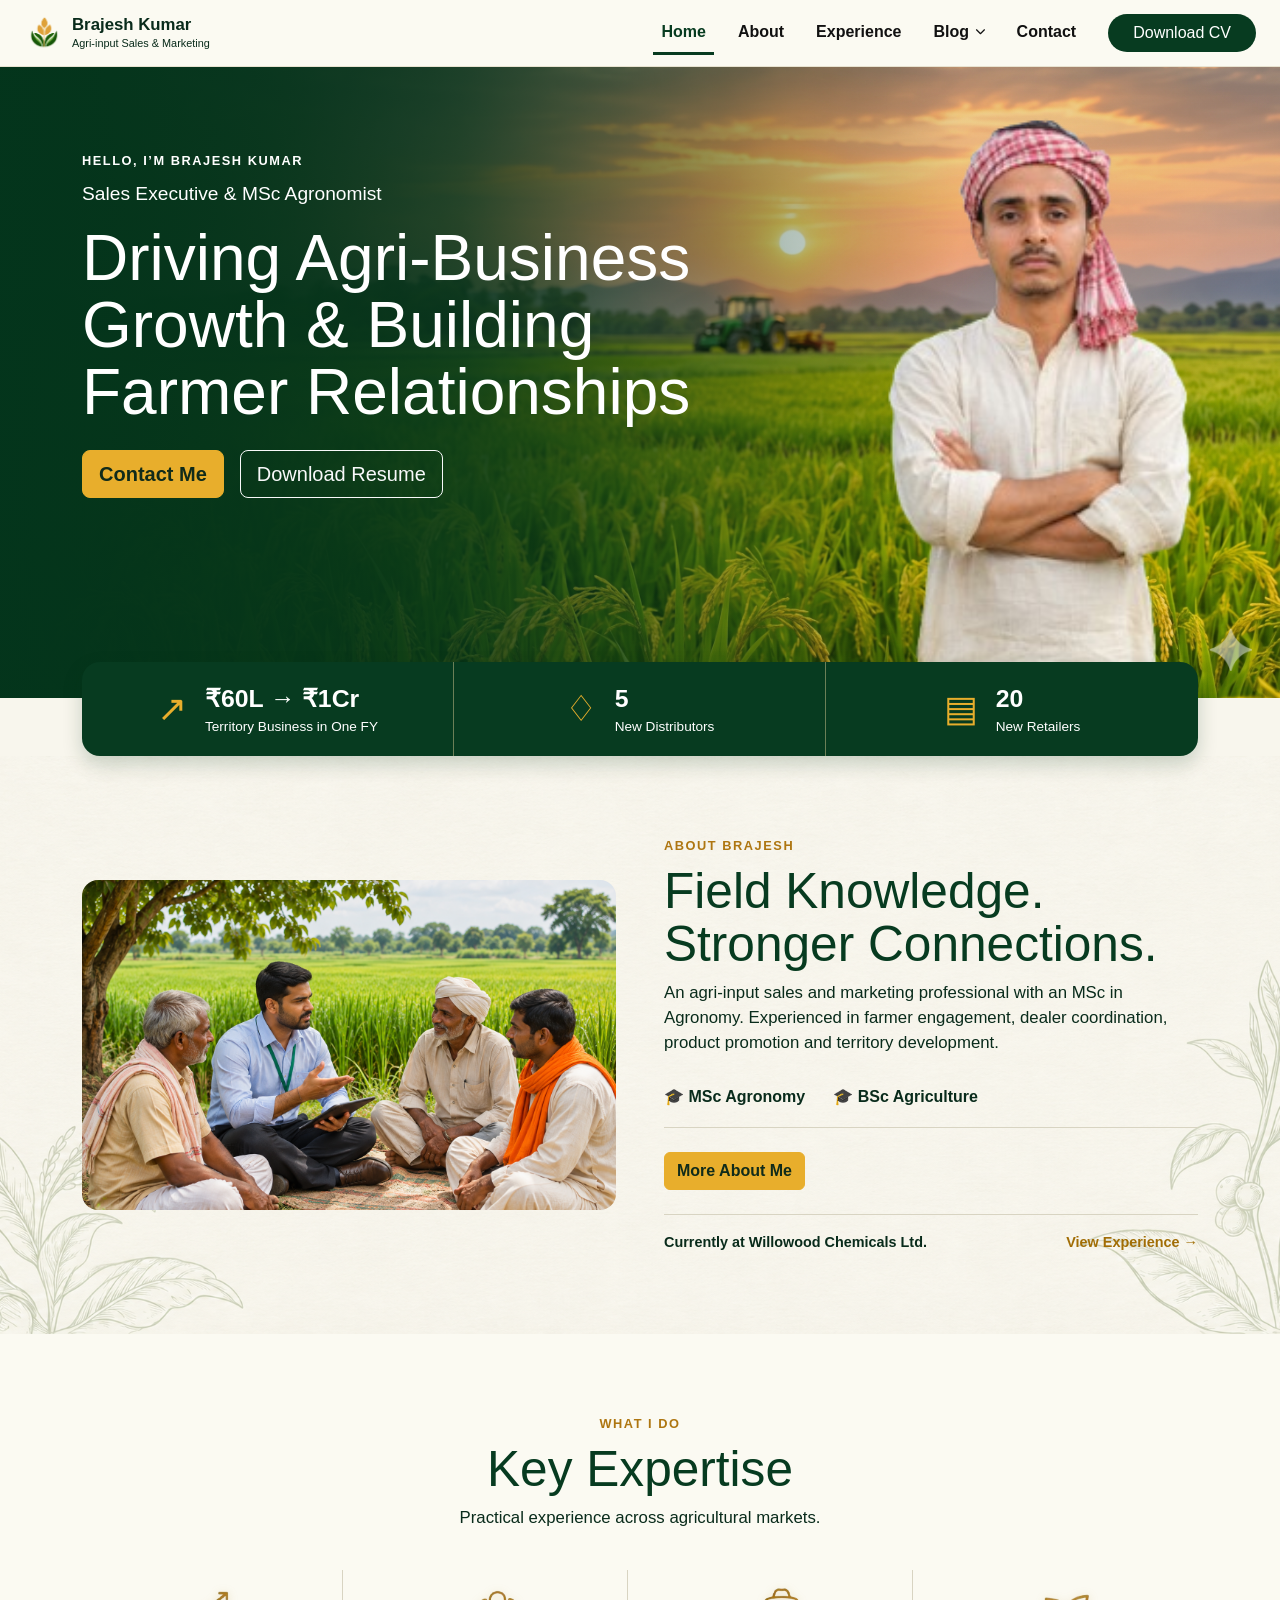
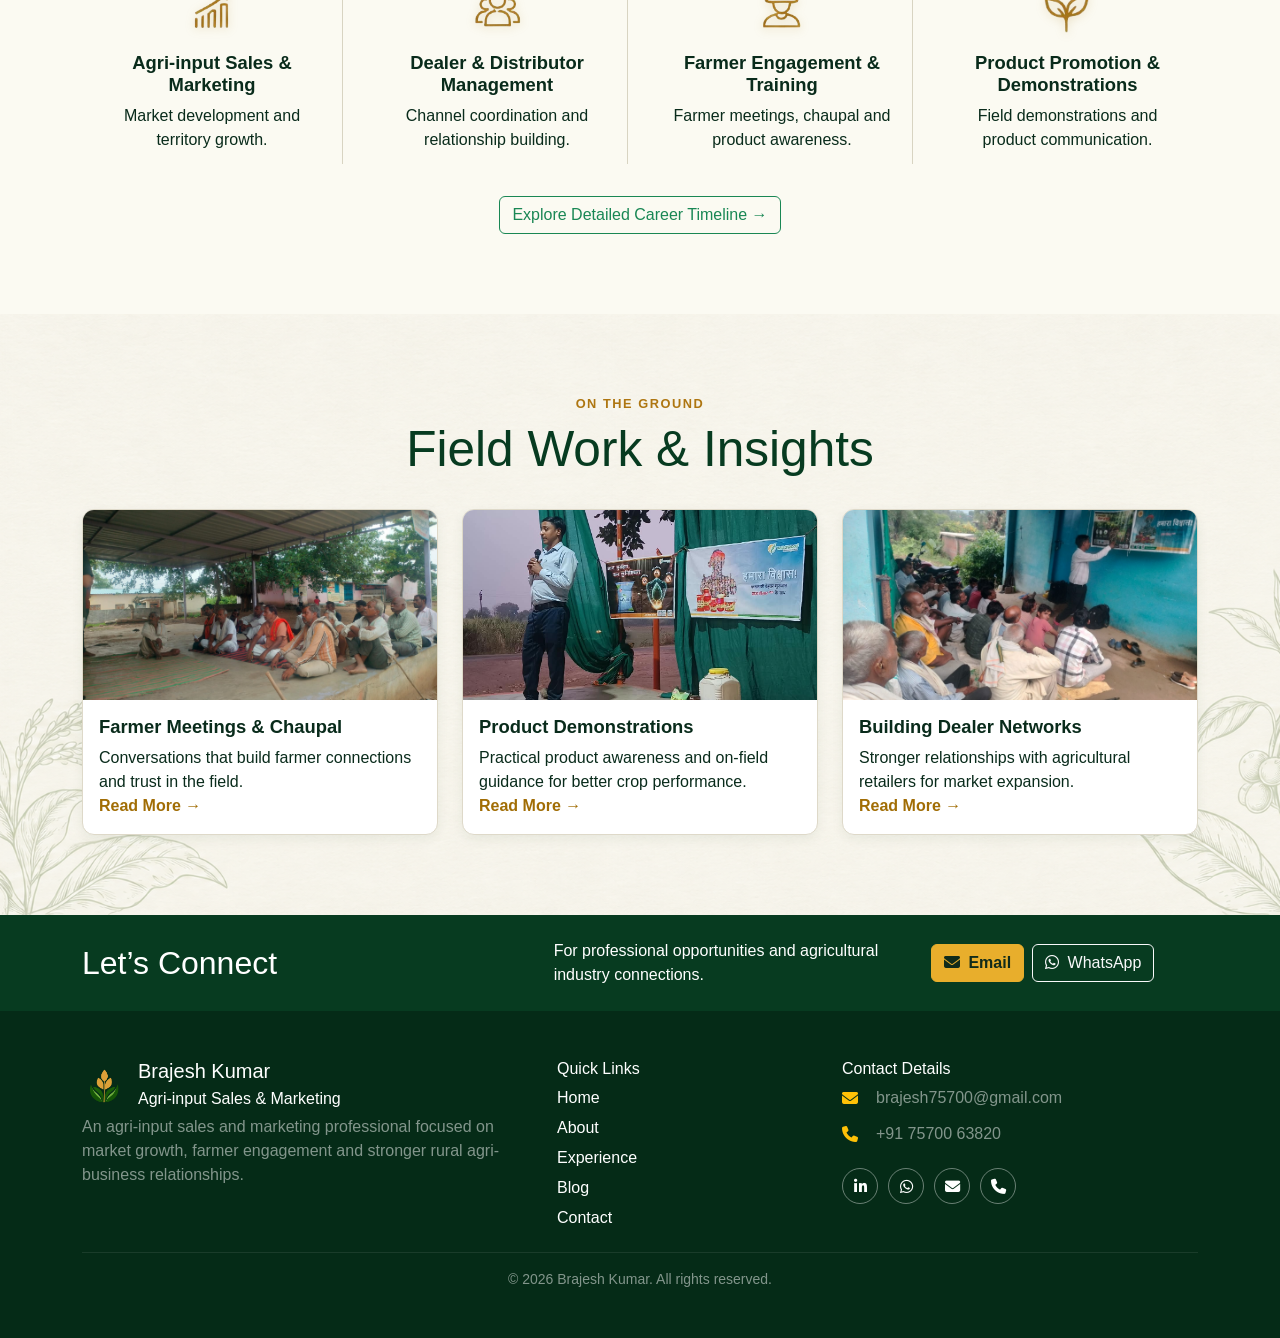
<file: index.html>
<!doctype html>
<html lang="en">

<head>
  <meta charset="utf-8">
  <meta name="viewport" content="width=device-width, initial-scale=1">
  <meta name="description" content="Brajesh Kumar — Agri-input Sales & Marketing portfolio">
  <title>Brajesh Kumar | Agri-input Sales & Marketing</title>
  <link rel="icon" type="image/svg+xml" href="assets/images/favicon.svg">
  <link rel="stylesheet" href="https://cdnjs.cloudflare.com/ajax/libs/font-awesome/6.5.1/css/all.min.css">
  <link href="https://cdn.jsdelivr.net/npm/bootstrap@5.3.3/dist/css/bootstrap.min.css" rel="stylesheet">
  <link rel="stylesheet" href="assets/css/style.css">
</head>

<body>
  <div class="site-shell">
    <header class="site-header">
      <nav class="navbar navbar-expand-lg px-3 px-lg-4 py-2">
        <a class="navbar-brand d-flex align-items-center gap-2" href="#hero"><img src="assets/images/logo.png"
            alt="Brajesh Kumar logo" class="brand-logo"><span><strong>Brajesh Kumar</strong><small>Agri-input Sales
              &amp; Marketing</small></span></a>
        <button class="navbar-toggler" type="button" data-bs-toggle="collapse" data-bs-target="#mainNavigation"
          aria-controls="mainNavigation" aria-expanded="false" aria-label="Toggle navigation"><span
            class="navbar-toggler-icon"></span></button>
        <div class="collapse navbar-collapse" id="mainNavigation">
          <ul class="navbar-nav ms-auto align-items-lg-center gap-lg-3">
            <li class="nav-item"><a class="nav-link active" href="#hero">Home</a></li>
            <li class="nav-item"><a class="nav-link" href="about.html">About</a></li>
            <li class="nav-item"><a class="nav-link" href="experience.html">Experience</a></li>
            <li class="nav-item dropdown"><a class="nav-link dropdown-toggle" href="#" role="button" data-bs-toggle="dropdown" aria-expanded="false">Blog</a><ul class="dropdown-menu"><li><a class="dropdown-item" href="blog/farmer-meetings.html">Farmer Meetings &amp; Chaupal</a></li><li><a class="dropdown-item" href="blog/product-demonstrations.html">Product Demonstrations</a></li><li><a class="dropdown-item" href="blog/dealer-networks.html">Building Dealer Networks</a></li></ul></li>
            <li class="nav-item"><a class="nav-link" href="contact.html">Contact</a></li>
            <li class="nav-item ms-lg-2 mt-3 mt-lg-0"><a class="btn btn-dark-green rounded-pill px-4" href="assets/images/brajesh-kumar.pdf" download="brajesh-kumar.pdf" target="_blank">Download CV</a>
            </li>
          </ul>
        </div>
      </nav>
    </header>

    <main class="home-page">
      <section class="hero-section" id="hero">
        <div class="hero-overlay"></div>
        <div class="container position-relative py-5">
          <div class="row align-items-center min-vh-50">
            <div class="col-lg-7 hero-copy">
              <p class="eyebrow text-white">Hello, I’m Brajesh Kumar</p>
              <p class="hero-role">Sales Executive &amp; MSc Agronomist</p>
              <h1>Driving Agri-Business<br>Growth &amp; Building<br>Farmer Relationships</h1>
              <div class="d-flex flex-wrap gap-3 mt-4"><a href="contact.html" class="btn btn-gold btn-lg">Contact Me</a><a
                  href="assets/images/brajesh-kumar.pdf" download="brajesh-kumar.pdf" target="_blank" class="btn btn-outline-light btn-lg">Download Resume</a></div>
            </div>
          </div>
        </div>
      </section>

      <section class="stats-strip" id="stats">
        <div class="container">
          <div class="stats-card row g-0 text-white">
            <div class="col-md-4 stat-item"><span class="stat-icon">↗</span>
              <div><strong>₹60L → ₹1Cr</strong><small>Territory Business in One FY</small></div>
            </div>
            <div class="col-md-4 stat-item"><span class="stat-icon">♢</span>
              <div><strong>5</strong><small>New Distributors</small></div>
            </div>
            <div class="col-md-4 stat-item"><span class="stat-icon">▤</span>
              <div><strong>20</strong><small>New Retailers</small></div>
            </div>
          </div>
        </div>
      </section>

      <section class="about-section section-pad" id="about">
        <div class="container">
          <div class="row align-items-center g-5">
            <div class="col-lg-6"><img class="rounded-4 section-image" src="assets/images/about-meeting.png"
                alt="Brajesh Kumar speaking with farmers"></div>
            <div class="col-lg-6">
              <p class="eyebrow">About Brajesh</p>
              <h2>Field Knowledge. Stronger Connections.</h2>
              <p class="lead-copy">An agri-input sales and marketing professional with an MSc in Agronomy. Experienced
                in farmer engagement, dealer coordination, product promotion and territory development.</p>
              <div class="education-row"><span>🎓 <b>MSc Agronomy</b></span><span>🎓 <b>BSc Agriculture</b></span></div>
              <a href="about.html" class="btn btn-gold mt-4">More About Me</a>
              <div class="current-role mt-4"><span>Currently at Willowood Chemicals Ltd.</span><a href="experience.html">View
                  Experience →</a></div>
            </div>
          </div>
        </div>
      </section>

      <section class="expertise-section section-pad" id="expertise">
        <div class="container text-center">
          <p class="eyebrow centered">What I Do</p>
          <h2>Key Expertise</h2>
          <p class="lead-copy mx-auto">Practical experience across agricultural markets.</p>
          <div class="row g-4 mt-3">
            <div class="col-md-6 col-lg-3">
              <div class="expertise-card"><span class="feature-icon"><img src="assets/images/icon/bring-field/sales-market-development.png" alt="Sales &amp; Marketing"></span>
                <h3>Agri-input Sales &amp; Marketing</h3>
                <p>Market development and territory growth.</p>
              </div>
            </div>
            <div class="col-md-6 col-lg-3">
              <div class="expertise-card"><span class="feature-icon"><img src="assets/images/icon/bring-field/dealer-distributor-relationships.png" alt="Dealer &amp; Distributor Management"></span>
                <h3>Dealer &amp; Distributor Management</h3>
                <p>Channel coordination and relationship building.</p>
              </div>
            </div>
            <div class="col-md-6 col-lg-3">
              <div class="expertise-card"><span class="feature-icon"><img src="assets/images/icon/bring-field/farmer-engagement.png" alt="Farmer Engagement &amp; Training"></span>
                <h3>Farmer Engagement &amp; Training</h3>
                <p>Farmer meetings, chaupal and product awareness.</p>
              </div>
            </div>
            <div class="col-md-6 col-lg-3">
              <div class="expertise-card"><span class="feature-icon"><img src="assets/images/icon/bring-field/product-demonstrations.png" alt="Product Promotion &amp; Demonstrations"></span>
                <h3>Product Promotion &amp; Demonstrations</h3>
                <p>Field demonstrations and product communication.</p>
              </div>
            </div>
          </div>
          <div class="mt-4 pt-2">
            <a href="experience.html" class="btn btn-outline-success">Explore Detailed Career Timeline →</a>
          </div>
        </div>
      </section>

      <section class="insights-section section-pad" id="insights">
        <div class="container">
          <div class="section-heading text-center">
            <p class="eyebrow centered">On the Ground</p>
            <h2>Field Work &amp; Insights</h2>
          </div>
          <div class="row g-4 mt-2">
            <div class="col-md-4">
              <article class="insight-card"><img src="assets/images/field-image/field-chaupal.jpeg" alt="Farmer meeting">
                <div class="p-3">
                  <h3>Farmer Meetings &amp; Chaupal</h3>
                  <p>Conversations that build farmer connections and trust in the field.</p><a
                    href="blog/farmer-meetings.html">Read More →</a>
                </div>
              </article>
            </div>
            <div class="col-md-4">
              <article class="insight-card"><img src="assets/images/field-image/field-product-presentation.jpeg"
                  alt="Product demonstration">
                <div class="p-3">
                  <h3>Product Demonstrations</h3>
                  <p>Practical product awareness and on-field guidance for better crop performance.</p><a
                    href="blog/product-demonstrations.html">Read More →</a>
                </div>
              </article>
            </div>
            <div class="col-md-4">
              <article class="insight-card"><img src="assets/images/field-image/field-indoor-meeting.jpeg" alt="Building dealer networks">
                <div class="p-3">
                  <h3>Building Dealer Networks</h3>
                  <p>Stronger relationships with agricultural retailers for market expansion.</p><a
                    href="blog/dealer-networks.html">Read More →</a>
                </div>
              </article>
            </div>
          </div>
        </div>
      </section>

      <section class="connect-section" id="contact">
        <div class="container py-4">
          <div class="row align-items-center g-3">
            <div class="col-lg-5">
              <h2 class="text-white mb-0">Let’s Connect</h2>
            </div>
            <div class="col-lg-4">
              <p class="text-white mb-0">For professional opportunities and agricultural industry connections.</p>
            </div>
            <div class="col-lg-3 d-flex gap-2">
              <a href="mailto:brajesh75700@gmail.com" class="btn btn-gold"><i class="fa-solid fa-envelope me-1"></i> Email</a>
              <a href="https://wa.me/917570063820" target="_blank" class="btn btn-outline-light"><i class="fa-brands fa-whatsapp me-1"></i> WhatsApp</a>
            </div>
          </div>
        </div>
      </section>
    </main>

    <footer class="site-footer">
      <div class="container py-5">
        <div class="row g-4">
          <div class="col-md-5">
            <div class="footer-brand"><img src="assets/images/logo.png" alt="">
              <div>
                <h2>Brajesh Kumar</h2>
                <p>Agri-input Sales &amp; Marketing</p>
              </div>
            </div>
            <p class="text-white-50">An agri-input sales and marketing professional focused on market growth, farmer
              engagement and stronger rural agri-business relationships.</p>
          </div>
          <div class="col-md-3">
            <h3>Quick Links</h3><a href="#hero">Home</a><a href="about.html">About</a><a href="experience.html">Experience</a><a
              href="#insights">Blog</a><a href="contact.html">Contact</a>
          </div>
          <div class="col-md-4">
            <h3>Contact Details</h3>
            <p><i class="fa-solid fa-envelope text-warning me-2"></i> <a href="mailto:brajesh75700@gmail.com" class="text-white-50 text-decoration-none">brajesh75700@gmail.com</a></p>
            <p><i class="fa-solid fa-phone text-warning me-2"></i> <a href="tel:+917570063820" class="text-white-50 text-decoration-none">+91 75700 63820</a></p>
            <div class="social-row mt-3">
              <a href="#" aria-label="LinkedIn" class="linkedin-btn"><i class="fa-brands fa-linkedin-in"></i></a>
              <a href="https://wa.me/917570063820" target="_blank" aria-label="WhatsApp" class="whatsapp-btn"><i class="fa-brands fa-whatsapp"></i></a>
              <a href="mailto:brajesh75700@gmail.com" aria-label="Email" class="email-btn"><i class="fa-solid fa-envelope"></i></a>
              <a href="tel:+917570063820" aria-label="Phone" class="phone-btn"><i class="fa-solid fa-phone"></i></a>
            </div>
          </div>
        </div>
        <hr>
        <p class="text-center text-white-50 small mb-0">© 2026 Brajesh Kumar. All rights reserved.</p>
      </div>
    </footer>
  </div>
  <script src="https://cdn.jsdelivr.net/npm/bootstrap@5.3.3/dist/js/bootstrap.bundle.min.js"></script>
  <script src="assets/js/includes.js"></script>
</body>

</html>
</file>
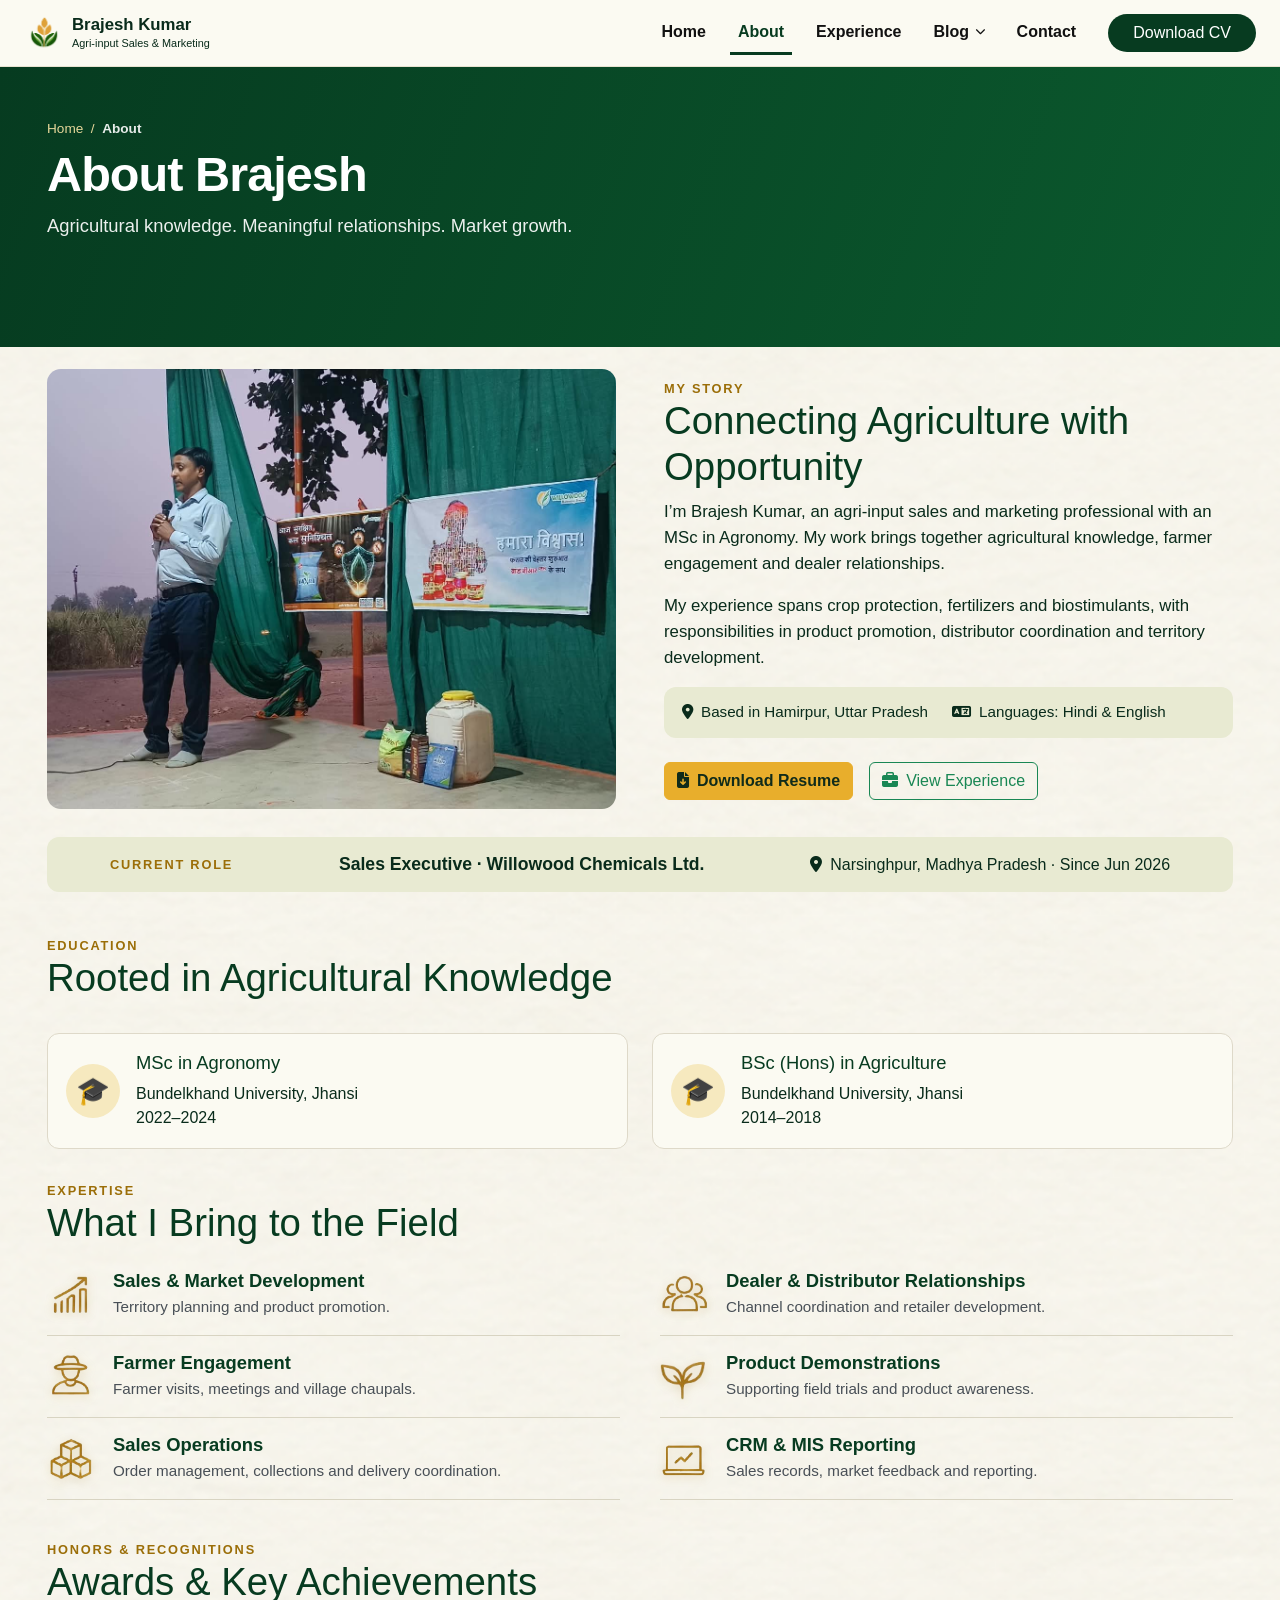
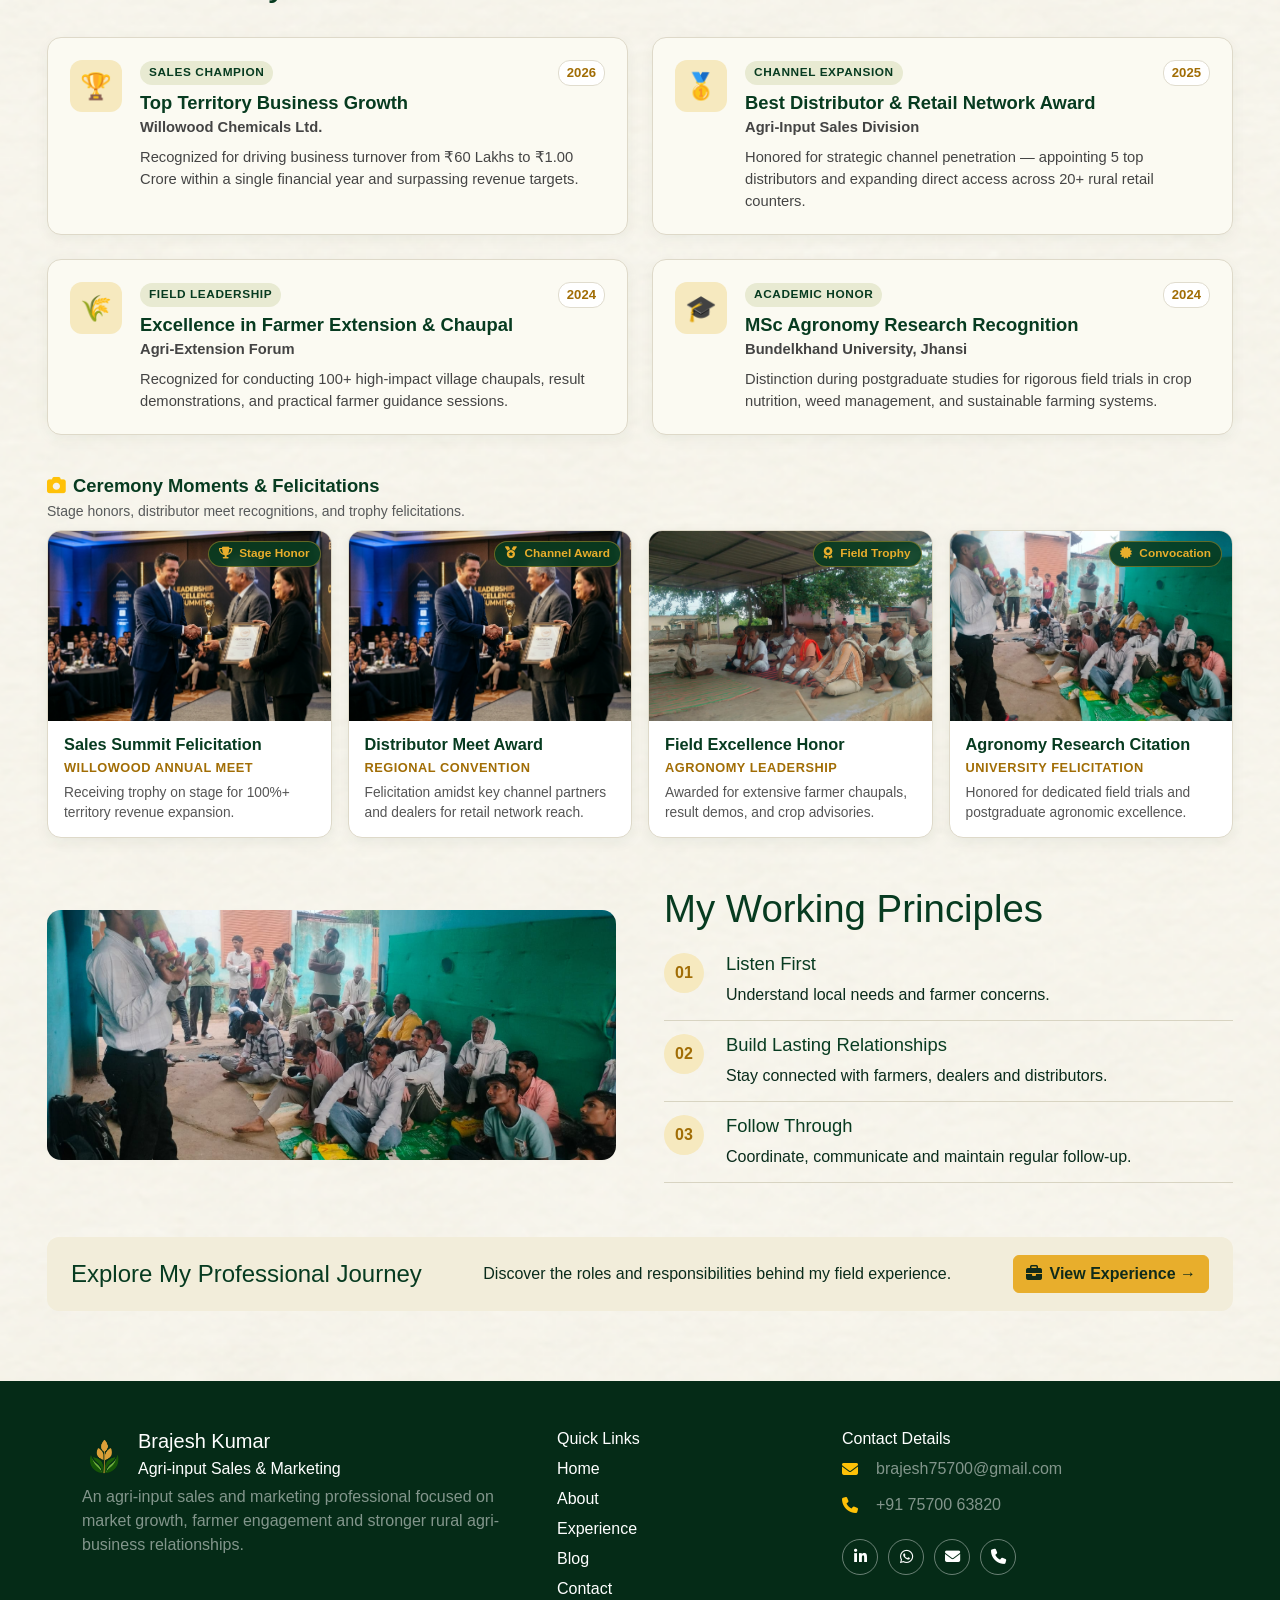
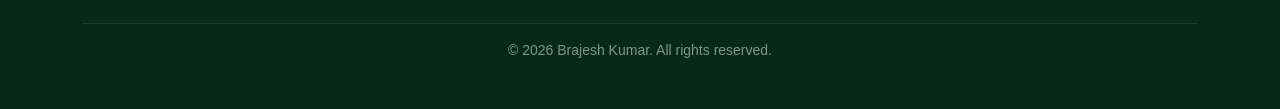
<file: about.html>
<!doctype html>
<html lang="en">
<head>
  <meta charset="utf-8"><meta name="viewport" content="width=device-width, initial-scale=1">
  <title>About Brajesh | Brajesh Kumar</title>
  <link rel="icon" type="image/svg+xml" href="assets/images/favicon.svg">
  <link rel="stylesheet" href="https://cdnjs.cloudflare.com/ajax/libs/font-awesome/6.5.1/css/all.min.css">
  <link href="https://cdn.jsdelivr.net/npm/bootstrap@5.3.3/dist/css/bootstrap.min.css" rel="stylesheet"><link rel="stylesheet" href="assets/css/style.css"><link rel="stylesheet" href="assets/css/about.css">
</head>
<body><div class="site-shell">
      <header class="site-header">
      <nav class="navbar navbar-expand-lg px-3 px-lg-4 py-2">
        <a class="navbar-brand d-flex align-items-center gap-2" href="index.html#hero">
          <img src="assets/images/logo.png" alt="Brajesh Kumar logo" class="brand-logo">
          <span><strong>Brajesh Kumar</strong><small>Agri-input Sales &amp; Marketing</small></span>
        </a>
        <button class="navbar-toggler" type="button" data-bs-toggle="collapse" data-bs-target="#mainNavigation"
          aria-controls="mainNavigation" aria-expanded="false" aria-label="Toggle navigation">
          <span class="navbar-toggler-icon"></span>
        </button>
        <div class="collapse navbar-collapse" id="mainNavigation">
          <ul class="navbar-nav ms-auto align-items-lg-center gap-lg-3">
            <li class="nav-item"><a class="nav-link" href="index.html#hero">Home</a></li>
            <li class="nav-item"><a class="nav-link active" href="about.html">About</a></li>
            <li class="nav-item"><a class="nav-link " href="experience.html">Experience</a></li>
            <li class="nav-item dropdown">
              <a class="nav-link dropdown-toggle" href="#" role="button" data-bs-toggle="dropdown" aria-expanded="false">Blog</a>
              <ul class="dropdown-menu">
                <li><a class="dropdown-item" href="blog/farmer-meetings.html">Farmer Meetings &amp; Chaupal</a></li>
                <li><a class="dropdown-item" href="blog/product-demonstrations.html">Product Demonstrations</a></li>
                <li><a class="dropdown-item" href="blog/dealer-networks.html">Building Dealer Networks</a></li>
              </ul>
            </li>
            <li class="nav-item"><a class="nav-link " href="contact.html">Contact</a></li>
            <li class="nav-item ms-lg-2 mt-3 mt-lg-0">
              <a class="btn btn-dark-green rounded-pill px-4" href="assets/images/brajesh-kumar.pdf" download="brajesh-kumar.pdf" target="_blank">Download CV</a>
            </li>
          </ul>
        </div>
      </nav>
    </header>
    <!-- About Hero Banner -->
    <section class="about-hero">
      <div class="about-wrap">
        <div class="breadcrumbs">
          <a href="index.html">Home</a> &nbsp;/&nbsp; <span>About</span>
        </div>
        <h1>About Brajesh</h1>
        <p>Agricultural knowledge. Meaningful relationships. Market growth.</p>
      </div>
    </section>
  <main class="about-page"><div class="about-wrap about-main">
    <div class="row align-items-center g-5"><div class="col-lg-6"><img class="about-profile" src="assets/images/field-image/field-product-presentation.jpeg" alt="Brajesh Kumar presenting to farmers"></div><div class="col-lg-6"><div class="about-label">My Story</div><h2>Connecting Agriculture with Opportunity</h2><p class="about-copy">I’m Brajesh Kumar, an agri-input sales and marketing professional with an MSc in Agronomy. My work brings together agricultural knowledge, farmer engagement and dealer relationships.</p><p class="about-copy">My experience spans crop protection, fertilizers and biostimulants, with responsibilities in product promotion, distributor coordination and territory development.</p><div class="about-meta"><span><i class="fa-solid fa-location-dot me-2"></i>Based in Hamirpur, Uttar Pradesh</span><span><i class="fa-solid fa-language me-2"></i>Languages: Hindi &amp; English</span></div><div class="d-flex gap-3 mt-4 flex-wrap"><a class="btn btn-gold" href="assets/images/brajesh-kumar.pdf" download="brajesh-kumar.pdf" target="_blank"><i class="fa-solid fa-file-arrow-down me-2"></i>Download Resume</a><a class="btn btn-outline-success" href="experience.html"><i class="fa-solid fa-briefcase me-2"></i>View Experience</a></div></div></div>
    <div class="role-strip"><span class="about-label mb-0">Current Role</span><strong>Sales Executive · Willowood Chemicals Ltd.</strong><span><i class="fa-solid fa-location-dot me-2"></i>Narsinghpur, Madhya Pradesh · Since Jun 2026</span></div>
    <section class="py-3"><div class="about-label">Education</div><h2>Rooted in Agricultural Knowledge</h2><div class="row g-4 mt-1"><div class="col-md-6"><div class="education-card"><div class="edu-icon">🎓</div><div><h3>MSc in Agronomy</h3><p class="mb-0">Bundelkhand University, Jhansi<br>2022–2024</p></div></div></div><div class="col-md-6"><div class="education-card"><div class="edu-icon">🎓</div><div><h3>BSc (Hons) in Agriculture</h3><p class="mb-0">Bundelkhand University, Jhansi<br>2014–2018</p></div></div></div></div></section>
    <section class="py-3">
      <div class="about-label">Expertise</div>
      <h2>What I Bring to the Field</h2>
      <div class="expertise-list">
        <div class="expertise-row">
          <span class="feature-icon">
            <img src="assets/images/icon/bring-field/sales-market-development.png" alt="Sales &amp; Market Development">
          </span>
          <div>
            <h3>Sales &amp; Market Development</h3>
            <p class="mb-0">Territory planning and product promotion.</p>
          </div>
        </div>
        <div class="expertise-row">
          <span class="feature-icon">
            <img src="assets/images/icon/bring-field/dealer-distributor-relationships.png" alt="Dealer &amp; Distributor Relationships">
          </span>
          <div>
            <h3>Dealer &amp; Distributor Relationships</h3>
            <p class="mb-0">Channel coordination and retailer development.</p>
          </div>
        </div>
        <div class="expertise-row">
          <span class="feature-icon">
            <img src="assets/images/icon/bring-field/farmer-engagement.png" alt="Farmer Engagement">
          </span>
          <div>
            <h3>Farmer Engagement</h3>
            <p class="mb-0">Farmer visits, meetings and village chaupals.</p>
          </div>
        </div>
        <div class="expertise-row">
          <span class="feature-icon">
            <img src="assets/images/icon/bring-field/product-demonstrations.png" alt="Product Demonstrations">
          </span>
          <div>
            <h3>Product Demonstrations</h3>
            <p class="mb-0">Supporting field trials and product awareness.</p>
          </div>
        </div>
        <div class="expertise-row">
          <span class="feature-icon">
            <img src="assets/images/icon/bring-field/sales-operations.png" alt="Sales Operations">
          </span>
          <div>
            <h3>Sales Operations</h3>
            <p class="mb-0">Order management, collections and delivery coordination.</p>
          </div>
        </div>
        <div class="expertise-row">
          <span class="feature-icon">
            <img src="assets/images/icon/bring-field/crm-mis-reporting.png" alt="CRM &amp; MIS Reporting">
          </span>
          <div>
            <h3>CRM &amp; MIS Reporting</h3>
            <p class="mb-0">Sales records, market feedback and reporting.</p>
          </div>
        </div>
      </div>
    </section>
    <section class="py-4">
      <div class="about-label">Honors &amp; Recognitions</div>
      <h2>Awards &amp; Key Achievements</h2>
      <div class="row g-4 mt-1">
        <div class="col-md-6">
          <div class="award-card">
            <div class="award-icon-box">🏆</div>
            <div class="award-content">
              <div class="d-flex justify-content-between align-items-center mb-1">
                <span class="award-badge">Sales Champion</span>
                <span class="award-year">2026</span>
              </div>
              <h3>Top Territory Business Growth</h3>
              <p class="award-org">Willowood Chemicals Ltd.</p>
              <p class="mb-0">Recognized for driving business turnover from ₹60 Lakhs to ₹1.00 Crore within a single financial year and surpassing revenue targets.</p>
            </div>
          </div>
        </div>
        <div class="col-md-6">
          <div class="award-card">
            <div class="award-icon-box">🥇</div>
            <div class="award-content">
              <div class="d-flex justify-content-between align-items-center mb-1">
                <span class="award-badge">Channel Expansion</span>
                <span class="award-year">2025</span>
              </div>
              <h3>Best Distributor &amp; Retail Network Award</h3>
              <p class="award-org">Agri-Input Sales Division</p>
              <p class="mb-0">Honored for strategic channel penetration — appointing 5 top distributors and expanding direct access across 20+ rural retail counters.</p>
            </div>
          </div>
        </div>
        <div class="col-md-6">
          <div class="award-card">
            <div class="award-icon-box">🌾</div>
            <div class="award-content">
              <div class="d-flex justify-content-between align-items-center mb-1">
                <span class="award-badge">Field Leadership</span>
                <span class="award-year">2024</span>
              </div>
              <h3>Excellence in Farmer Extension &amp; Chaupal</h3>
              <p class="award-org">Agri-Extension Forum</p>
              <p class="mb-0">Recognized for conducting 100+ high-impact village chaupals, result demonstrations, and practical farmer guidance sessions.</p>
            </div>
          </div>
        </div>
        <div class="col-md-6">
          <div class="award-card">
            <div class="award-icon-box">🎓</div>
            <div class="award-content">
              <div class="d-flex justify-content-between align-items-center mb-1">
                <span class="award-badge">Academic Honor</span>
                <span class="award-year">2024</span>
              </div>
              <h3>MSc Agronomy Research Recognition</h3>
              <p class="award-org">Bundelkhand University, Jhansi</p>
              <p class="mb-0">Distinction during postgraduate studies for rigorous field trials in crop nutrition, weed management, and sustainable farming systems.</p>
            </div>
          </div>
        </div>
      </div>

      <!-- Award Ceremony Photo Showcase (Demo Placements) -->
      <div class="mt-4 pt-3 mb-2">
        <div class="d-flex justify-content-between align-items-center flex-wrap gap-2">
          <div>
            <h3 class="h5 mb-1" style="color: var(--forest); font-weight: 700;">
              <i class="fa-solid fa-camera text-warning me-2"></i>Ceremony Moments &amp; Felicitations
            </h3>
            <p class="text-muted small mb-0">Stage honors, distributor meet recognitions, and trophy felicitations.</p>
          </div>
        </div>
      </div>

      <div class="row g-3">
        <!-- Photo Card 1 -->
        <div class="col-sm-6 col-lg-3">
          <div class="award-photo-card">
            <div class="award-photo-wrap">
              <img src="assets/images/awards/award-1.jpg" alt="Annual Sales Growth Award Stage" class="award-photo-img">
              <span class="award-photo-badge"><i class="fa-solid fa-trophy me-1"></i> Stage Honor</span>
            </div>
            <div class="award-photo-body">
              <h4>Sales Summit Felicitation</h4>
              <p class="award-photo-subtitle">Willowood Annual Meet</p>
              <p class="award-photo-desc">Receiving trophy on stage for 100%+ territory revenue expansion.</p>
            </div>
          </div>
        </div>

        <!-- Photo Card 2 -->
        <div class="col-sm-6 col-lg-3">
          <div class="award-photo-card">
            <div class="award-photo-wrap">
              <img src="assets/images/awards/award-2.jpg" alt="Distributor Network Felicitation" class="award-photo-img">
              <span class="award-photo-badge"><i class="fa-solid fa-medal me-1"></i> Channel Award</span>
            </div>
            <div class="award-photo-body">
              <h4>Distributor Meet Award</h4>
              <p class="award-photo-subtitle">Regional Convention</p>
              <p class="award-photo-desc">Felicitation amidst key channel partners and dealers for retail network reach.</p>
            </div>
          </div>
        </div>

        <!-- Photo Card 3 -->
        <div class="col-sm-6 col-lg-3">
          <div class="award-photo-card">
            <div class="award-photo-wrap">
              <img src="assets/images/awards/award-3.jpg" alt="Agronomy Field Excellence" class="award-photo-img">
              <span class="award-photo-badge"><i class="fa-solid fa-award me-1"></i> Field Trophy</span>
            </div>
            <div class="award-photo-body">
              <h4>Field Excellence Honor</h4>
              <p class="award-photo-subtitle">Agronomy Leadership</p>
              <p class="award-photo-desc">Awarded for extensive farmer chaupals, result demos, and crop advisories.</p>
            </div>
          </div>
        </div>

        <!-- Photo Card 4 -->
        <div class="col-sm-6 col-lg-3">
          <div class="award-photo-card">
            <div class="award-photo-wrap">
              <img src="assets/images/awards/award-4.jpg" alt="Academic & Research Recognition" class="award-photo-img">
              <span class="award-photo-badge"><i class="fa-solid fa-certificate me-1"></i> Convocation</span>
            </div>
            <div class="award-photo-body">
              <h4>Agronomy Research Citation</h4>
              <p class="award-photo-subtitle">University Felicitation</p>
              <p class="award-photo-desc">Honored for dedicated field trials and postgraduate agronomic excellence.</p>
            </div>
          </div>
        </div>
      </div>
    </section>
    <div class="row g-5 align-items-center py-4"><div class="col-lg-6"><img class="about-fieldwork" src="assets/images/field-image/field-farmer-meeting.jpeg" alt="Brajesh meeting with farmers"></div><div class="col-lg-6"><h2>My Working Principles</h2><div class="principle-row"><span class="principle-number">01</span><div><h3>Listen First</h3><p class="mb-0">Understand local needs and farmer concerns.</p></div></div><div class="principle-row"><span class="principle-number">02</span><div><h3>Build Lasting Relationships</h3><p class="mb-0">Stay connected with farmers, dealers and distributors.</p></div></div><div class="principle-row"><span class="principle-number">03</span><div><h3>Follow Through</h3><p class="mb-0">Coordinate, communicate and maintain regular follow-up.</p></div></div></div></div>
    <div class="journey-strip"><h2>Explore My Professional Journey</h2><span>Discover the roles and responsibilities behind my field experience.</span><a class="btn btn-gold" href="experience.html"><i class="fa-solid fa-briefcase me-2"></i>View Experience →</a></div>
  </div></main>
      <footer class="site-footer">
      <div class="container py-5">
        <div class="row g-4">
          <div class="col-md-5">
            <div class="footer-brand">
              <img src="assets/images/logo.png" alt="Brajesh Kumar logo">
              <div>
                <h2>Brajesh Kumar</h2>
                <p>Agri-input Sales &amp; Marketing</p>
              </div>
            </div>
            <p class="text-white-50">An agri-input sales and marketing professional focused on market growth, farmer engagement and stronger rural agri-business relationships.</p>
          </div>
          <div class="col-md-3">
            <h3>Quick Links</h3>
            <a href="index.html#hero">Home</a>
            <a href="about.html">About</a>
            <a href="experience.html">Experience</a>
            <a href="blog/farmer-meetings.html">Blog</a>
            <a href="contact.html">Contact</a>
          </div>
          <div class="col-md-4">
            <h3>Contact Details</h3>
            <p><i class="fa-solid fa-envelope text-warning me-2"></i> <a href="mailto:brajesh75700@gmail.com" class="text-white-50 text-decoration-none">brajesh75700@gmail.com</a></p>
            <p><i class="fa-solid fa-phone text-warning me-2"></i> <a href="tel:+917570063820" class="text-white-50 text-decoration-none">+91 75700 63820</a></p>
            <div class="social-row mt-3">
              <a href="#" aria-label="LinkedIn" class="linkedin-btn"><i class="fa-brands fa-linkedin-in"></i></a>
              <a href="https://wa.me/917570063820" target="_blank" aria-label="WhatsApp" class="whatsapp-btn"><i class="fa-brands fa-whatsapp"></i></a>
              <a href="mailto:brajesh75700@gmail.com" aria-label="Email" class="email-btn"><i class="fa-solid fa-envelope"></i></a>
              <a href="tel:+917570063820" aria-label="Phone" class="phone-btn"><i class="fa-solid fa-phone"></i></a>
            </div>
          </div>
        </div>
        <hr>
        <p class="text-center text-white-50 small mb-0">© 2026 Brajesh Kumar. All rights reserved.</p>
      </div>
    </footer>
</div><script src="https://cdn.jsdelivr.net/npm/bootstrap@5.3.3/dist/js/bootstrap.bundle.min.js"></script><script src="assets/js/includes.js"></script></body></html>
</file>
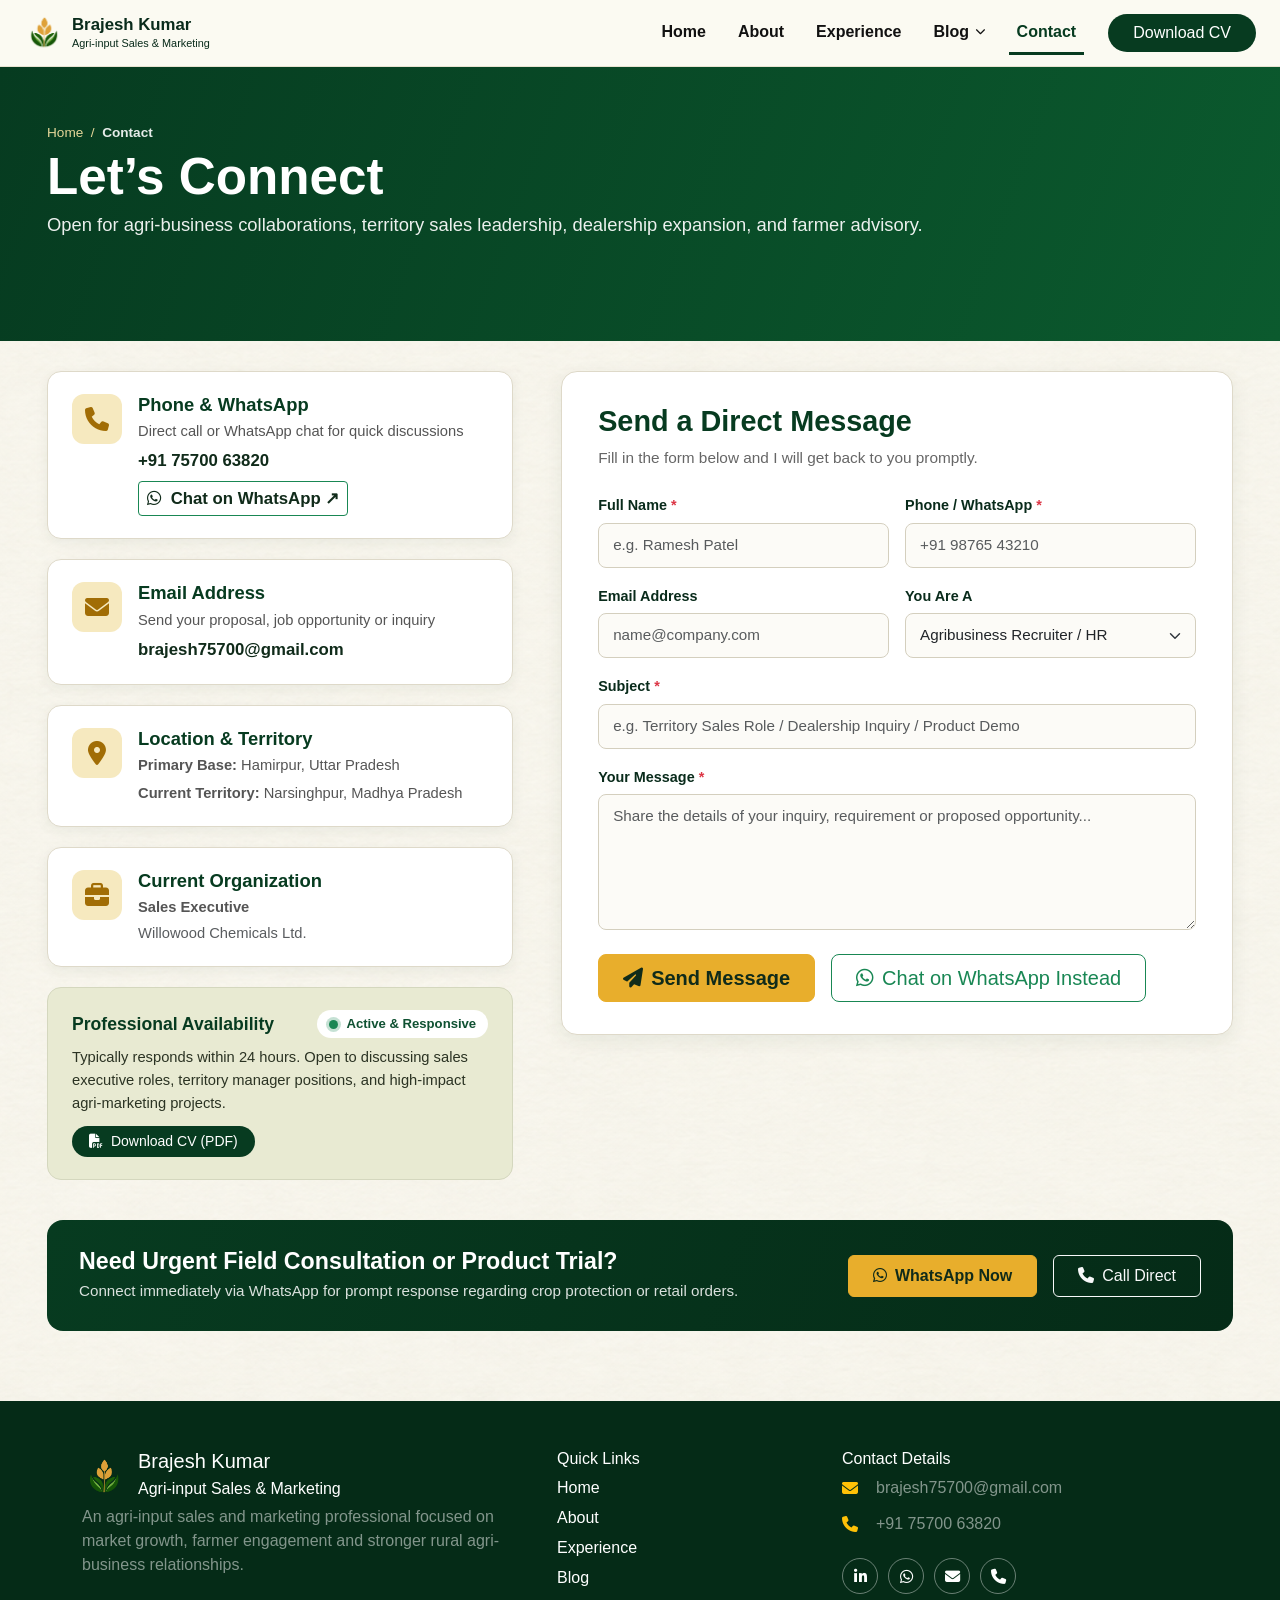
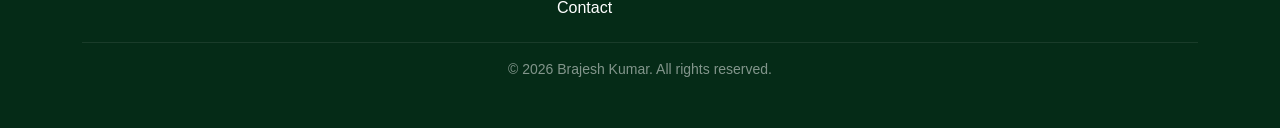
<file: contact.html>
<!doctype html>
<html lang="en">

<head>
  <meta charset="utf-8">
  <meta name="viewport" content="width=device-width, initial-scale=1">
  <meta name="description" content="Contact Brajesh Kumar — Agri-input Sales & Marketing Professional and MSc Agronomist. Connect for career opportunities, dealer inquiries, and agricultural consultation.">
  <title>Contact Brajesh Kumar | Agri-input Sales &amp; Marketing</title>
  <link rel="icon" type="image/svg+xml" href="assets/images/favicon.svg">
  <link rel="stylesheet" href="https://cdnjs.cloudflare.com/ajax/libs/font-awesome/6.5.1/css/all.min.css">
  <link href="https://cdn.jsdelivr.net/npm/bootstrap@5.3.3/dist/css/bootstrap.min.css" rel="stylesheet">
  <link rel="stylesheet" href="assets/css/style.css">
  <link rel="stylesheet" href="assets/css/contact.css">
</head>

<body>
  <div class="site-shell">
        <header class="site-header">
      <nav class="navbar navbar-expand-lg px-3 px-lg-4 py-2">
        <a class="navbar-brand d-flex align-items-center gap-2" href="index.html#hero">
          <img src="assets/images/logo.png" alt="Brajesh Kumar logo" class="brand-logo">
          <span><strong>Brajesh Kumar</strong><small>Agri-input Sales &amp; Marketing</small></span>
        </a>
        <button class="navbar-toggler" type="button" data-bs-toggle="collapse" data-bs-target="#mainNavigation"
          aria-controls="mainNavigation" aria-expanded="false" aria-label="Toggle navigation">
          <span class="navbar-toggler-icon"></span>
        </button>
        <div class="collapse navbar-collapse" id="mainNavigation">
          <ul class="navbar-nav ms-auto align-items-lg-center gap-lg-3">
            <li class="nav-item"><a class="nav-link" href="index.html#hero">Home</a></li>
            <li class="nav-item"><a class="nav-link " href="about.html">About</a></li>
            <li class="nav-item"><a class="nav-link " href="experience.html">Experience</a></li>
            <li class="nav-item dropdown">
              <a class="nav-link dropdown-toggle" href="#" role="button" data-bs-toggle="dropdown" aria-expanded="false">Blog</a>
              <ul class="dropdown-menu">
                <li><a class="dropdown-item" href="blog/farmer-meetings.html">Farmer Meetings &amp; Chaupal</a></li>
                <li><a class="dropdown-item" href="blog/product-demonstrations.html">Product Demonstrations</a></li>
                <li><a class="dropdown-item" href="blog/dealer-networks.html">Building Dealer Networks</a></li>
              </ul>
            </li>
            <li class="nav-item"><a class="nav-link active" href="contact.html">Contact</a></li>
            <li class="nav-item ms-lg-2 mt-3 mt-lg-0">
              <a class="btn btn-dark-green rounded-pill px-4" href="assets/images/brajesh-kumar.pdf" download="brajesh-kumar.pdf" target="_blank">Download CV</a>
            </li>
          </ul>
        </div>
      </nav>
    </header>

    <section class="contact-hero">
      <div class="contact-wrap">
        <div class="breadcrumbs">
          <a href="index.html">Home</a> &nbsp;/&nbsp; <span>Contact</span>
        </div>
        <h1>Let’s Connect</h1>
        <p>Open for agri-business collaborations, territory sales leadership, dealership expansion, and farmer advisory.</p>
      </div>
    </section>

    <main class="contact-page">
      <div class="contact-wrap">
        <div class="row g-5 align-items-start">

          <!-- Left Column: Contact Information Panels -->
          <div class="col-lg-5">
            <div class="contact-info-panel">

              <!-- Phone & WhatsApp Card -->
              <div class="contact-card">
                <div class="contact-icon-box"><i class="fa-solid fa-phone"></i></div>
                <div class="contact-card-content">
                  <h3>Phone &amp; WhatsApp</h3>
                  <p>Direct call or WhatsApp chat for quick discussions</p>
                  <div>
                    <a href="tel:+917570063820">+91 75700 63820</a>
                  </div>
                  <div class="mt-2">
                    <a href="https://wa.me/917570063820" target="_blank" class="btn btn-sm btn-outline-success">
                      <i class="fa-brands fa-whatsapp me-1"></i> Chat on WhatsApp ↗
                    </a>
                  </div>
                </div>
              </div>

              <!-- Email Card -->
              <div class="contact-card">
                <div class="contact-icon-box"><i class="fa-solid fa-envelope"></i></div>
                <div class="contact-card-content">
                  <h3>Email Address</h3>
                  <p>Send your proposal, job opportunity or inquiry</p>
                  <a href="mailto:brajesh75700@gmail.com">brajesh75700@gmail.com</a>
                </div>
              </div>

              <!-- Current Territory & Base -->
              <div class="contact-card">
                <div class="contact-icon-box"><i class="fa-solid fa-location-dot"></i></div>
                <div class="contact-card-content">
                  <h3>Location &amp; Territory</h3>
                  <p><strong>Primary Base:</strong> Hamirpur, Uttar Pradesh</p>
                  <p class="mb-0"><strong>Current Territory:</strong> Narsinghpur, Madhya Pradesh</p>
                </div>
              </div>

              <!-- Current Professional Role -->
              <div class="contact-card">
                <div class="contact-icon-box"><i class="fa-solid fa-briefcase"></i></div>
                <div class="contact-card-content">
                  <h3>Current Organization</h3>
                  <p class="mb-1"><strong>Sales Executive</strong></p>
                  <p class="mb-0 text-muted">Willowood Chemicals Ltd.</p>
                </div>
              </div>

              <!-- Status Card -->
              <div class="availability-card">
                <div class="d-flex justify-content-between align-items-center mb-2">
                  <h4 class="mb-0">Professional Availability</h4>
                  <span class="status-indicator">
                    <span class="status-dot"></span> Active &amp; Responsive
                  </span>
                </div>
                <p>
                  Typically responds within 24 hours. Open to discussing sales executive roles, territory manager positions, and high-impact agri-marketing projects.
                </p>
                <div class="d-flex gap-2">
                  <a href="assets/images/brajesh-kumar.pdf" download="brajesh-kumar.pdf" target="_blank" class="btn btn-sm btn-dark-green rounded-pill px-3">
                    <i class="fa-solid fa-file-pdf me-1"></i> Download CV (PDF)
                  </a>
                </div>
              </div>

            </div>
          </div>

          <!-- Right Column: Interactive Contact Form -->
          <div class="col-lg-7">
            <div class="contact-form-panel">
              <h2>Send a Direct Message</h2>
              <p class="lead-text">Fill in the form below and I will get back to you promptly.</p>

              <div id="formSuccessAlert" class="alert alert-success form-status-alert" role="alert" style="display: none;">
                ✓ <strong>Thank you!</strong> Your message has been sent successfully. We will get back to you shortly.
              </div>

              <div id="formErrorAlert" class="alert alert-danger form-status-alert" role="alert" style="display: none;">
                ⚠️ <strong>Error:</strong> Something went wrong. Please check your details or connect via WhatsApp.
              </div>

              <form id="contactForm">
                <!-- Web3Forms Access Key: Replace YOUR_ACCESS_KEY_HERE with your actual key from web3forms.com -->
                <input type="hidden" name="access_key" id="web3formsKey" value="YOUR_ACCESS_KEY_HERE">
                <input type="hidden" name="from_name" value="Brajesh Kumar Portfolio Inquiry">
                <input type="checkbox" name="botcheck" style="display: none;">

                <div class="row g-3">
                  <div class="col-md-6">
                    <label for="userName" class="form-label">Full Name <span class="text-danger">*</span></label>
                    <input type="text" class="form-control" id="userName" name="name" placeholder="e.g. Ramesh Patel" required>
                  </div>

                  <div class="col-md-6">
                    <label for="userContact" class="form-label">Phone / WhatsApp <span class="text-danger">*</span></label>
                    <input type="tel" class="form-control" id="userContact" name="phone" placeholder="+91 98765 43210" required>
                  </div>

                  <div class="col-md-6">
                    <label for="userEmail" class="form-label">Email Address</label>
                    <input type="email" class="form-control" id="userEmail" name="email" placeholder="name@company.com">
                  </div>

                  <div class="col-md-6">
                    <label for="inquiryType" class="form-label">You Are A</label>
                    <select class="form-select" id="inquiryType" name="inquirer_type">
                      <option value="Agribusiness Recruiter / HR">Agribusiness Recruiter / HR</option>
                      <option value="Agri-Input Dealer or Retailer">Agri-Input Dealer / Retailer</option>
                      <option value="Farmer / Grower">Farmer / Progressive Grower</option>
                      <option value="Industry Professional / Peer">Industry Professional / Peer</option>
                      <option value="Other Inquiries">Other</option>
                    </select>
                  </div>

                  <div class="col-12">
                    <label for="subject" class="form-label">Subject <span class="text-danger">*</span></label>
                    <input type="text" class="form-control" id="subject" name="subject" placeholder="e.g. Territory Sales Role / Dealership Inquiry / Product Demo" required>
                  </div>

                  <div class="col-12">
                    <label for="message" class="form-label">Your Message <span class="text-danger">*</span></label>
                    <textarea class="form-control" id="message" name="message" rows="5" placeholder="Share the details of your inquiry, requirement or proposed opportunity..." required></textarea>
                  </div>

                  <div class="col-12 mt-4 d-flex gap-3 flex-wrap align-items-center">
                    <button type="submit" id="submitBtn" class="btn btn-gold btn-lg px-4">
                      <i class="fa-solid fa-paper-plane me-2"></i>Send Message
                    </button>
                    <a id="waDirectBtn" href="https://wa.me/917570063820" target="_blank" class="btn btn-outline-success btn-lg px-4">
                      <i class="fa-brands fa-whatsapp me-2"></i>Chat on WhatsApp Instead
                    </a>
                  </div>
                </div>
              </form>
            </div>
          </div>

        </div>

        <!-- Bottom Quick Connect Banner -->
        <section class="quick-connect-banner">
          <div>
            <h3>Need Urgent Field Consultation or Product Trial?</h3>
            <p>Connect immediately via WhatsApp for prompt response regarding crop protection or retail orders.</p>
          </div>
          <div class="d-flex gap-3 flex-wrap">
            <a href="https://wa.me/917570063820?text=Hello%20Brajesh,%20I%20would%20like%20to%20connect%20with%20you." target="_blank" class="btn btn-gold px-4 py-2">
              <i class="fa-brands fa-whatsapp me-2"></i>WhatsApp Now
            </a>
            <a href="tel:+917570063820" class="btn btn-outline-light px-4 py-2">
              <i class="fa-solid fa-phone me-2"></i>Call Direct
            </a>
          </div>
        </section>

      </div>
    </main>

        <footer class="site-footer">
      <div class="container py-5">
        <div class="row g-4">
          <div class="col-md-5">
            <div class="footer-brand">
              <img src="assets/images/logo.png" alt="Brajesh Kumar logo">
              <div>
                <h2>Brajesh Kumar</h2>
                <p>Agri-input Sales &amp; Marketing</p>
              </div>
            </div>
            <p class="text-white-50">An agri-input sales and marketing professional focused on market growth, farmer engagement and stronger rural agri-business relationships.</p>
          </div>
          <div class="col-md-3">
            <h3>Quick Links</h3>
            <a href="index.html#hero">Home</a>
            <a href="about.html">About</a>
            <a href="experience.html">Experience</a>
            <a href="blog/farmer-meetings.html">Blog</a>
            <a href="contact.html">Contact</a>
          </div>
          <div class="col-md-4">
            <h3>Contact Details</h3>
            <p><i class="fa-solid fa-envelope text-warning me-2"></i> <a href="mailto:brajesh75700@gmail.com" class="text-white-50 text-decoration-none">brajesh75700@gmail.com</a></p>
            <p><i class="fa-solid fa-phone text-warning me-2"></i> <a href="tel:+917570063820" class="text-white-50 text-decoration-none">+91 75700 63820</a></p>
            <div class="social-row mt-3">
              <a href="#" aria-label="LinkedIn" class="linkedin-btn"><i class="fa-brands fa-linkedin-in"></i></a>
              <a href="https://wa.me/917570063820" target="_blank" aria-label="WhatsApp" class="whatsapp-btn"><i class="fa-brands fa-whatsapp"></i></a>
              <a href="mailto:brajesh75700@gmail.com" aria-label="Email" class="email-btn"><i class="fa-solid fa-envelope"></i></a>
              <a href="tel:+917570063820" aria-label="Phone" class="phone-btn"><i class="fa-solid fa-phone"></i></a>
            </div>
          </div>
        </div>
        <hr>
        <p class="text-center text-white-50 small mb-0">© 2026 Brajesh Kumar. All rights reserved.</p>
      </div>
    </footer>
  </div>

  <script src="https://cdn.jsdelivr.net/npm/bootstrap@5.3.3/dist/js/bootstrap.bundle.min.js"></script>
  <script src="assets/js/includes.js"></script>
  <script>
    const contactForm = document.getElementById('contactForm');
    const submitBtn = document.getElementById('submitBtn');
    const successAlert = document.getElementById('formSuccessAlert');
    const errorAlert = document.getElementById('formErrorAlert');

    contactForm.addEventListener('submit', async function (e) {
      e.preventDefault();

      const keyInput = document.getElementById('web3formsKey');
      if (!keyInput.value || keyInput.value === 'YOUR_ACCESS_KEY_HERE') {
        errorAlert.innerHTML = '⚠️ <strong>Access Key Required:</strong> Kripya pehle apni free Access Key <a href="https://web3forms.com" target="_blank" class="alert-link">web3forms.com</a> se lekar yahan code me set karein, ya neeche direct <strong>WhatsApp</strong> button se message bhejein.';
        errorAlert.style.display = 'block';
        successAlert.style.display = 'none';
        return;
      }

      submitBtn.disabled = true;
      submitBtn.innerHTML = 'Sending Message... ⏳';
      successAlert.style.display = 'none';
      errorAlert.style.display = 'none';

      const formData = new FormData(contactForm);
      const jsonObject = Object.fromEntries(formData.entries());
      const json = JSON.stringify(jsonObject);

      try {
        const response = await fetch('https://api.web3forms.com/submit', {
          method: 'POST',
          headers: {
            'Content-Type': 'application/json',
            'Accept': 'application/json'
          },
          body: json
        });

        const result = await response.json();

        if (response.status === 200 && result.success) {
          successAlert.innerHTML = '✓ <strong>Thank you!</strong> Aapka message successfully bhej diya gaya hai. Hum jald hi aapse connect karenge.';
          successAlert.style.display = 'block';
          contactForm.reset();
        } else {
          throw new Error(result.message || 'Message send karne me samasya aayi.');
        }
      } catch (err) {
        errorAlert.innerHTML = '⚠️ <strong>Error:</strong> ' + err.message + ' Aap chahein to seedhe <strong>WhatsApp</strong> par bhi contact kar sakte hain.';
        errorAlert.style.display = 'block';
      } finally {
        submitBtn.disabled = false;
        submitBtn.innerHTML = 'Send Message';
      }
    });
  </script>
</body>

</html>
</file>
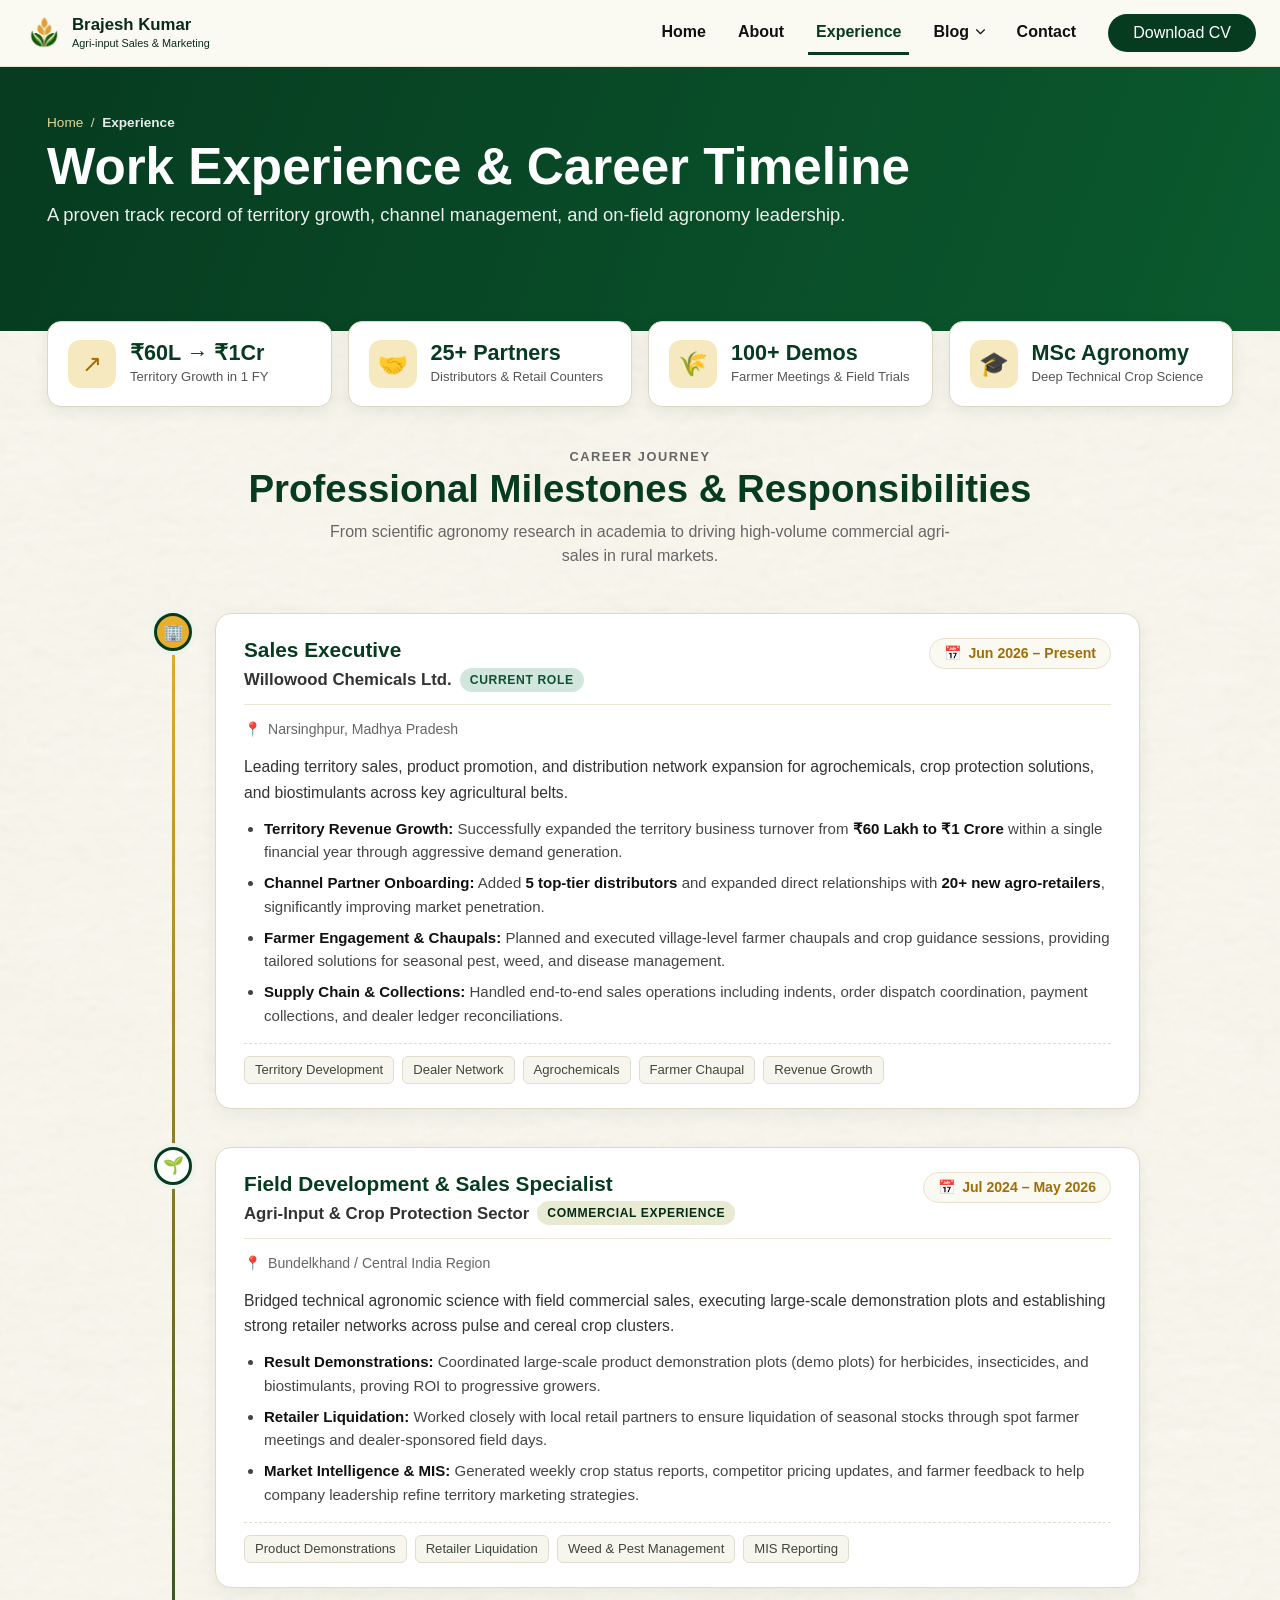
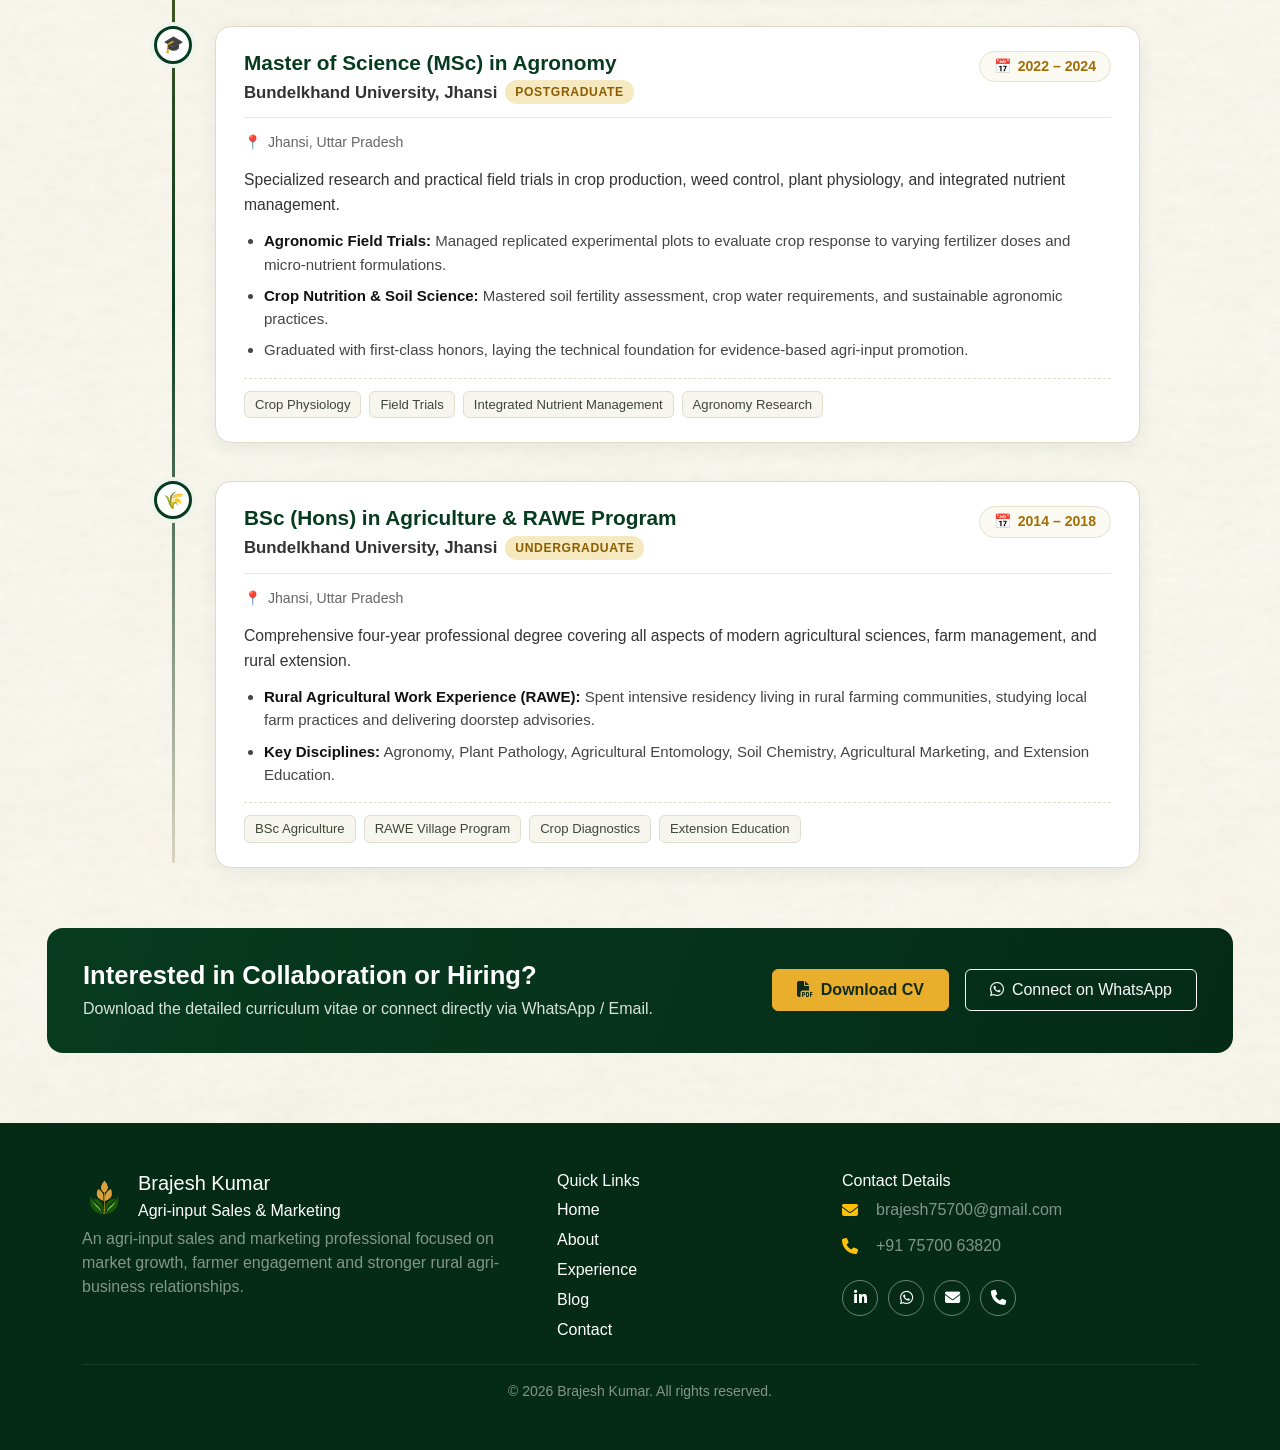
<file: experience.html>
<!doctype html>
<html lang="en">

<head>
  <meta charset="utf-8">
  <meta name="viewport" content="width=device-width, initial-scale=1">
  <meta name="description" content="Professional experience and career timeline of Brajesh Kumar — MSc Agronomist and Agri-input Sales & Marketing Executive.">
  <title>Experience &amp; Career Timeline | Brajesh Kumar</title>
  <link rel="icon" type="image/svg+xml" href="assets/images/favicon.svg">
  <link rel="stylesheet" href="https://cdnjs.cloudflare.com/ajax/libs/font-awesome/6.5.1/css/all.min.css">
  <link href="https://cdn.jsdelivr.net/npm/bootstrap@5.3.3/dist/css/bootstrap.min.css" rel="stylesheet">
  <link rel="stylesheet" href="assets/css/style.css">
  <link rel="stylesheet" href="assets/css/experience.css">
</head>

<body>
  <div class="site-shell">
    <!-- Main Navigation Header -->
    <header class="site-header">
      <nav class="navbar navbar-expand-lg px-3 px-lg-4 py-2">
        <a class="navbar-brand d-flex align-items-center gap-2" href="index.html#hero">
          <img src="assets/images/logo.png" alt="Brajesh Kumar logo" class="brand-logo">
          <span><strong>Brajesh Kumar</strong><small>Agri-input Sales &amp; Marketing</small></span>
        </a>
        <button class="navbar-toggler" type="button" data-bs-toggle="collapse" data-bs-target="#mainNavigation"
          aria-controls="mainNavigation" aria-expanded="false" aria-label="Toggle navigation">
          <span class="navbar-toggler-icon"></span>
        </button>
        <div class="collapse navbar-collapse" id="mainNavigation">
          <ul class="navbar-nav ms-auto align-items-lg-center gap-lg-3">
            <li class="nav-item"><a class="nav-link" href="index.html#hero">Home</a></li>
            <li class="nav-item"><a class="nav-link" href="about.html">About</a></li>
            <li class="nav-item"><a class="nav-link active" href="experience.html">Experience</a></li>
            <li class="nav-item dropdown">
              <a class="nav-link dropdown-toggle" href="#" role="button" data-bs-toggle="dropdown" aria-expanded="false">Blog</a>
              <ul class="dropdown-menu">
                <li><a class="dropdown-item" href="blog/farmer-meetings.html">Farmer Meetings &amp; Chaupal</a></li>
                <li><a class="dropdown-item" href="blog/product-demonstrations.html">Product Demonstrations</a></li>
                <li><a class="dropdown-item" href="blog/dealer-networks.html">Building Dealer Networks</a></li>
              </ul>
            </li>
            <li class="nav-item"><a class="nav-link" href="contact.html">Contact</a></li>
            <li class="nav-item ms-lg-2">
              <a class="btn btn-dark-green rounded-pill px-4" href="assets/images/brajesh-kumar.pdf" download="brajesh-kumar.pdf" target="_blank">Download CV</a>
            </li>
          </ul>
        </div>
      </nav>
    </header>

    <!-- Experience Hero Banner -->
    <section class="exp-hero">
      <div class="exp-wrap">
        <div class="breadcrumbs">
          <a href="index.html">Home</a> &nbsp;/&nbsp; <span>Experience</span>
        </div>
        <h1>Work Experience &amp; Career Timeline</h1>
        <p>A proven track record of territory growth, channel management, and on-field agronomy leadership.</p>
      </div>
    </section>

    <main class="exp-page">
      <div class="exp-wrap">

        <!-- Quick Metrics Highlights -->
        <section class="exp-stats-strip">
          <div class="exp-stats-grid">
            <div class="exp-stat-card">
              <div class="exp-stat-icon">↗</div>
              <div class="exp-stat-info">
                <strong>₹60L → ₹1Cr</strong>
                <small>Territory Growth in 1 FY</small>
              </div>
            </div>
            <div class="exp-stat-card">
              <div class="exp-stat-icon">🤝</div>
              <div class="exp-stat-info">
                <strong>25+ Partners</strong>
                <small>Distributors &amp; Retail Counters</small>
              </div>
            </div>
            <div class="exp-stat-card">
              <div class="exp-stat-icon">🌾</div>
              <div class="exp-stat-info">
                <strong>100+ Demos</strong>
                <small>Farmer Meetings &amp; Field Trials</small>
              </div>
            </div>
            <div class="exp-stat-card">
              <div class="exp-stat-icon">🎓</div>
              <div class="exp-stat-info">
                <strong>MSc Agronomy</strong>
                <small>Deep Technical Crop Science</small>
              </div>
            </div>
          </div>
        </section>

        <!-- Career Timeline Section -->
        <section class="timeline-section">
          <div class="timeline-section-title">
            <p class="eyebrow centered">Career Journey</p>
            <h2>Professional Milestones &amp; Responsibilities</h2>
            <p>From scientific agronomy research in academia to driving high-volume commercial agri-sales in rural markets.</p>
          </div>

          <div class="timeline-container">

            <!-- Timeline Item 1 -->
            <div class="timeline-item">
              <div class="timeline-marker active-marker">🏢</div>
              <div class="timeline-card">
                <div class="timeline-header">
                  <div class="timeline-title">
                    <h3>Sales Executive</h3>
                    <div class="timeline-company">
                      <span>Willowood Chemicals Ltd.</span>
                      <span class="timeline-badge badge-current">Current Role</span>
                    </div>
                  </div>
                  <div class="timeline-date">
                    <span>📅</span> Jun 2026 – Present
                  </div>
                </div>

                <div class="timeline-location">
                  <span>📍</span> Narsinghpur, Madhya Pradesh
                </div>

                <div class="timeline-body">
                  <p>
                    Leading territory sales, product promotion, and distribution network expansion for agrochemicals, crop protection solutions, and biostimulants across key agricultural belts.
                  </p>
                  <ul class="timeline-bullets">
                    <li><strong>Territory Revenue Growth:</strong> Successfully expanded the territory business turnover from <strong>₹60 Lakh to ₹1 Crore</strong> within a single financial year through aggressive demand generation.</li>
                    <li><strong>Channel Partner Onboarding:</strong> Added <strong>5 top-tier distributors</strong> and expanded direct relationships with <strong>20+ new agro-retailers</strong>, significantly improving market penetration.</li>
                    <li><strong>Farmer Engagement &amp; Chaupals:</strong> Planned and executed village-level farmer chaupals and crop guidance sessions, providing tailored solutions for seasonal pest, weed, and disease management.</li>
                    <li><strong>Supply Chain &amp; Collections:</strong> Handled end-to-end sales operations including indents, order dispatch coordination, payment collections, and dealer ledger reconciliations.</li>
                  </ul>
                </div>

                <div class="timeline-tags">
                  <span class="timeline-tag">Territory Development</span>
                  <span class="timeline-tag">Dealer Network</span>
                  <span class="timeline-tag">Agrochemicals</span>
                  <span class="timeline-tag">Farmer Chaupal</span>
                  <span class="timeline-tag">Revenue Growth</span>
                </div>
              </div>
            </div>

            <!-- Timeline Item 2 -->
            <div class="timeline-item">
              <div class="timeline-marker">🌱</div>
              <div class="timeline-card">
                <div class="timeline-header">
                  <div class="timeline-title">
                    <h3>Field Development &amp; Sales Specialist</h3>
                    <div class="timeline-company">
                      <span>Agri-Input &amp; Crop Protection Sector</span>
                      <span class="timeline-badge">Commercial Experience</span>
                    </div>
                  </div>
                  <div class="timeline-date">
                    <span>📅</span> Jul 2024 – May 2026
                  </div>
                </div>

                <div class="timeline-location">
                  <span>📍</span> Bundelkhand / Central India Region
                </div>

                <div class="timeline-body">
                  <p>
                    Bridged technical agronomic science with field commercial sales, executing large-scale demonstration plots and establishing strong retailer networks across pulse and cereal crop clusters.
                  </p>
                  <ul class="timeline-bullets">
                    <li><strong>Result Demonstrations:</strong> Coordinated large-scale product demonstration plots (demo plots) for herbicides, insecticides, and biostimulants, proving ROI to progressive growers.</li>
                    <li><strong>Retailer Liquidation:</strong> Worked closely with local retail partners to ensure liquidation of seasonal stocks through spot farmer meetings and dealer-sponsored field days.</li>
                    <li><strong>Market Intelligence &amp; MIS:</strong> Generated weekly crop status reports, competitor pricing updates, and farmer feedback to help company leadership refine territory marketing strategies.</li>
                  </ul>
                </div>

                <div class="timeline-tags">
                  <span class="timeline-tag">Product Demonstrations</span>
                  <span class="timeline-tag">Retailer Liquidation</span>
                  <span class="timeline-tag">Weed &amp; Pest Management</span>
                  <span class="timeline-tag">MIS Reporting</span>
                </div>
              </div>
            </div>

            <!-- Timeline Item 3 -->
            <div class="timeline-item">
              <div class="timeline-marker">🎓</div>
              <div class="timeline-card">
                <div class="timeline-header">
                  <div class="timeline-title">
                    <h3>Master of Science (MSc) in Agronomy</h3>
                    <div class="timeline-company">
                      <span>Bundelkhand University, Jhansi</span>
                      <span class="timeline-badge badge-edu">Postgraduate</span>
                    </div>
                  </div>
                  <div class="timeline-date">
                    <span>📅</span> 2022 – 2024
                  </div>
                </div>

                <div class="timeline-location">
                  <span>📍</span> Jhansi, Uttar Pradesh
                </div>

                <div class="timeline-body">
                  <p>
                    Specialized research and practical field trials in crop production, weed control, plant physiology, and integrated nutrient management.
                  </p>
                  <ul class="timeline-bullets">
                    <li><strong>Agronomic Field Trials:</strong> Managed replicated experimental plots to evaluate crop response to varying fertilizer doses and micro-nutrient formulations.</li>
                    <li><strong>Crop Nutrition &amp; Soil Science:</strong> Mastered soil fertility assessment, crop water requirements, and sustainable agronomic practices.</li>
                    <li>Graduated with first-class honors, laying the technical foundation for evidence-based agri-input promotion.</li>
                  </ul>
                </div>

                <div class="timeline-tags">
                  <span class="timeline-tag">Crop Physiology</span>
                  <span class="timeline-tag">Field Trials</span>
                  <span class="timeline-tag">Integrated Nutrient Management</span>
                  <span class="timeline-tag">Agronomy Research</span>
                </div>
              </div>
            </div>

            <!-- Timeline Item 4 -->
            <div class="timeline-item">
              <div class="timeline-marker">🌾</div>
              <div class="timeline-card">
                <div class="timeline-header">
                  <div class="timeline-title">
                    <h3>BSc (Hons) in Agriculture &amp; RAWE Program</h3>
                    <div class="timeline-company">
                      <span>Bundelkhand University, Jhansi</span>
                      <span class="timeline-badge badge-edu">Undergraduate</span>
                    </div>
                  </div>
                  <div class="timeline-date">
                    <span>📅</span> 2014 – 2018
                  </div>
                </div>

                <div class="timeline-location">
                  <span>📍</span> Jhansi, Uttar Pradesh
                </div>

                <div class="timeline-body">
                  <p>
                    Comprehensive four-year professional degree covering all aspects of modern agricultural sciences, farm management, and rural extension.
                  </p>
                  <ul class="timeline-bullets">
                    <li><strong>Rural Agricultural Work Experience (RAWE):</strong> Spent intensive residency living in rural farming communities, studying local farm practices and delivering doorstep advisories.</li>
                    <li><strong>Key Disciplines:</strong> Agronomy, Plant Pathology, Agricultural Entomology, Soil Chemistry, Agricultural Marketing, and Extension Education.</li>
                  </ul>
                </div>

                <div class="timeline-tags">
                  <span class="timeline-tag">BSc Agriculture</span>
                  <span class="timeline-tag">RAWE Village Program</span>
                  <span class="timeline-tag">Crop Diagnostics</span>
                  <span class="timeline-tag">Extension Education</span>
                </div>
              </div>
            </div>

          </div>
        </section>

        <!-- CTA Strip -->
        <section class="exp-cta-strip">
          <div>
            <h3>Interested in Collaboration or Hiring?</h3>
            <p>Download the detailed curriculum vitae or connect directly via WhatsApp / Email.</p>
          </div>
          <div class="d-flex gap-3 flex-wrap">
            <a href="assets/images/brajesh-kumar.pdf" download="brajesh-kumar.pdf" target="_blank" class="btn btn-gold px-4 py-2"><i class="fa-solid fa-file-pdf me-2"></i>Download CV</a>
            <a href="https://wa.me/917570063820" target="_blank" class="btn btn-outline-light px-4 py-2"><i class="fa-brands fa-whatsapp me-2"></i>Connect on WhatsApp</a>
          </div>
        </section>

      </div>
    </main>

    <!-- Footer -->
    <footer class="site-footer">
      <div class="container py-5">
        <div class="row g-4">
          <div class="col-md-5">
            <div class="footer-brand">
              <img src="assets/images/logo.png" alt="Brajesh Kumar logo">
              <div>
                <h2>Brajesh Kumar</h2>
                <p>Agri-input Sales &amp; Marketing</p>
              </div>
            </div>
            <p class="text-white-50">An agri-input sales and marketing professional focused on market growth, farmer engagement and stronger rural agri-business relationships.</p>
          </div>
          <div class="col-md-3">
            <h3>Quick Links</h3>
            <a href="index.html#hero">Home</a>
            <a href="about.html">About</a>
            <a href="experience.html">Experience</a>
            <a href="blog/farmer-meetings.html">Blog</a>
            <a href="contact.html">Contact</a>
          </div>
          <div class="col-md-4">
            <h3>Contact Details</h3>
            <p><i class="fa-solid fa-envelope text-warning me-2"></i> <a href="mailto:brajesh75700@gmail.com" class="text-white-50 text-decoration-none">brajesh75700@gmail.com</a></p>
            <p><i class="fa-solid fa-phone text-warning me-2"></i> <a href="tel:+917570063820" class="text-white-50 text-decoration-none">+91 75700 63820</a></p>
            <div class="social-row mt-3">
              <a href="#" aria-label="LinkedIn" class="linkedin-btn"><i class="fa-brands fa-linkedin-in"></i></a>
              <a href="https://wa.me/917570063820" target="_blank" aria-label="WhatsApp" class="whatsapp-btn"><i class="fa-brands fa-whatsapp"></i></a>
              <a href="mailto:brajesh75700@gmail.com" aria-label="Email" class="email-btn"><i class="fa-solid fa-envelope"></i></a>
              <a href="tel:+917570063820" aria-label="Phone" class="phone-btn"><i class="fa-solid fa-phone"></i></a>
            </div>
          </div>
        </div>
        <hr>
        <p class="text-center text-white-50 small mb-0">© 2026 Brajesh Kumar. All rights reserved.</p>
      </div>
    </footer>
  </div>

  <script src="https://cdn.jsdelivr.net/npm/bootstrap@5.3.3/dist/js/bootstrap.bundle.min.js"></script>
  <script src="assets/js/includes.js"></script>
</body>

</html>
</file>
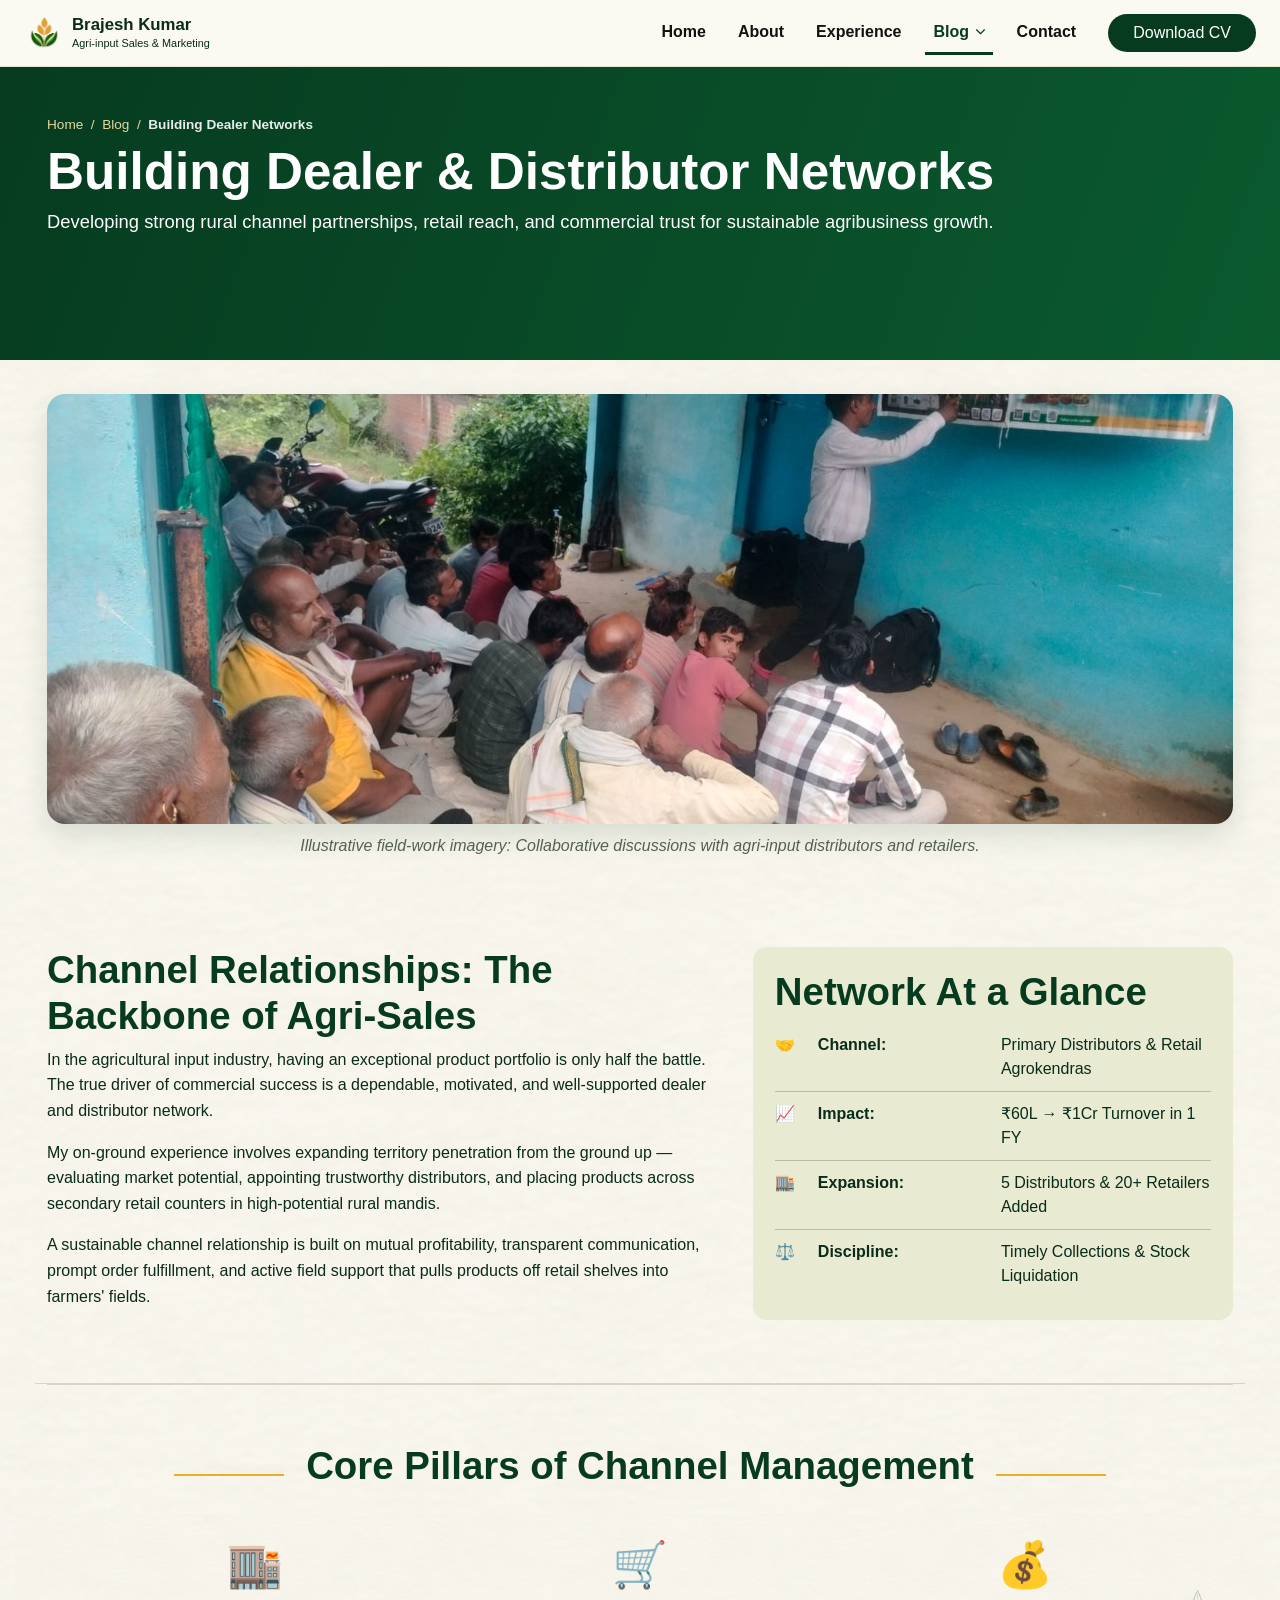
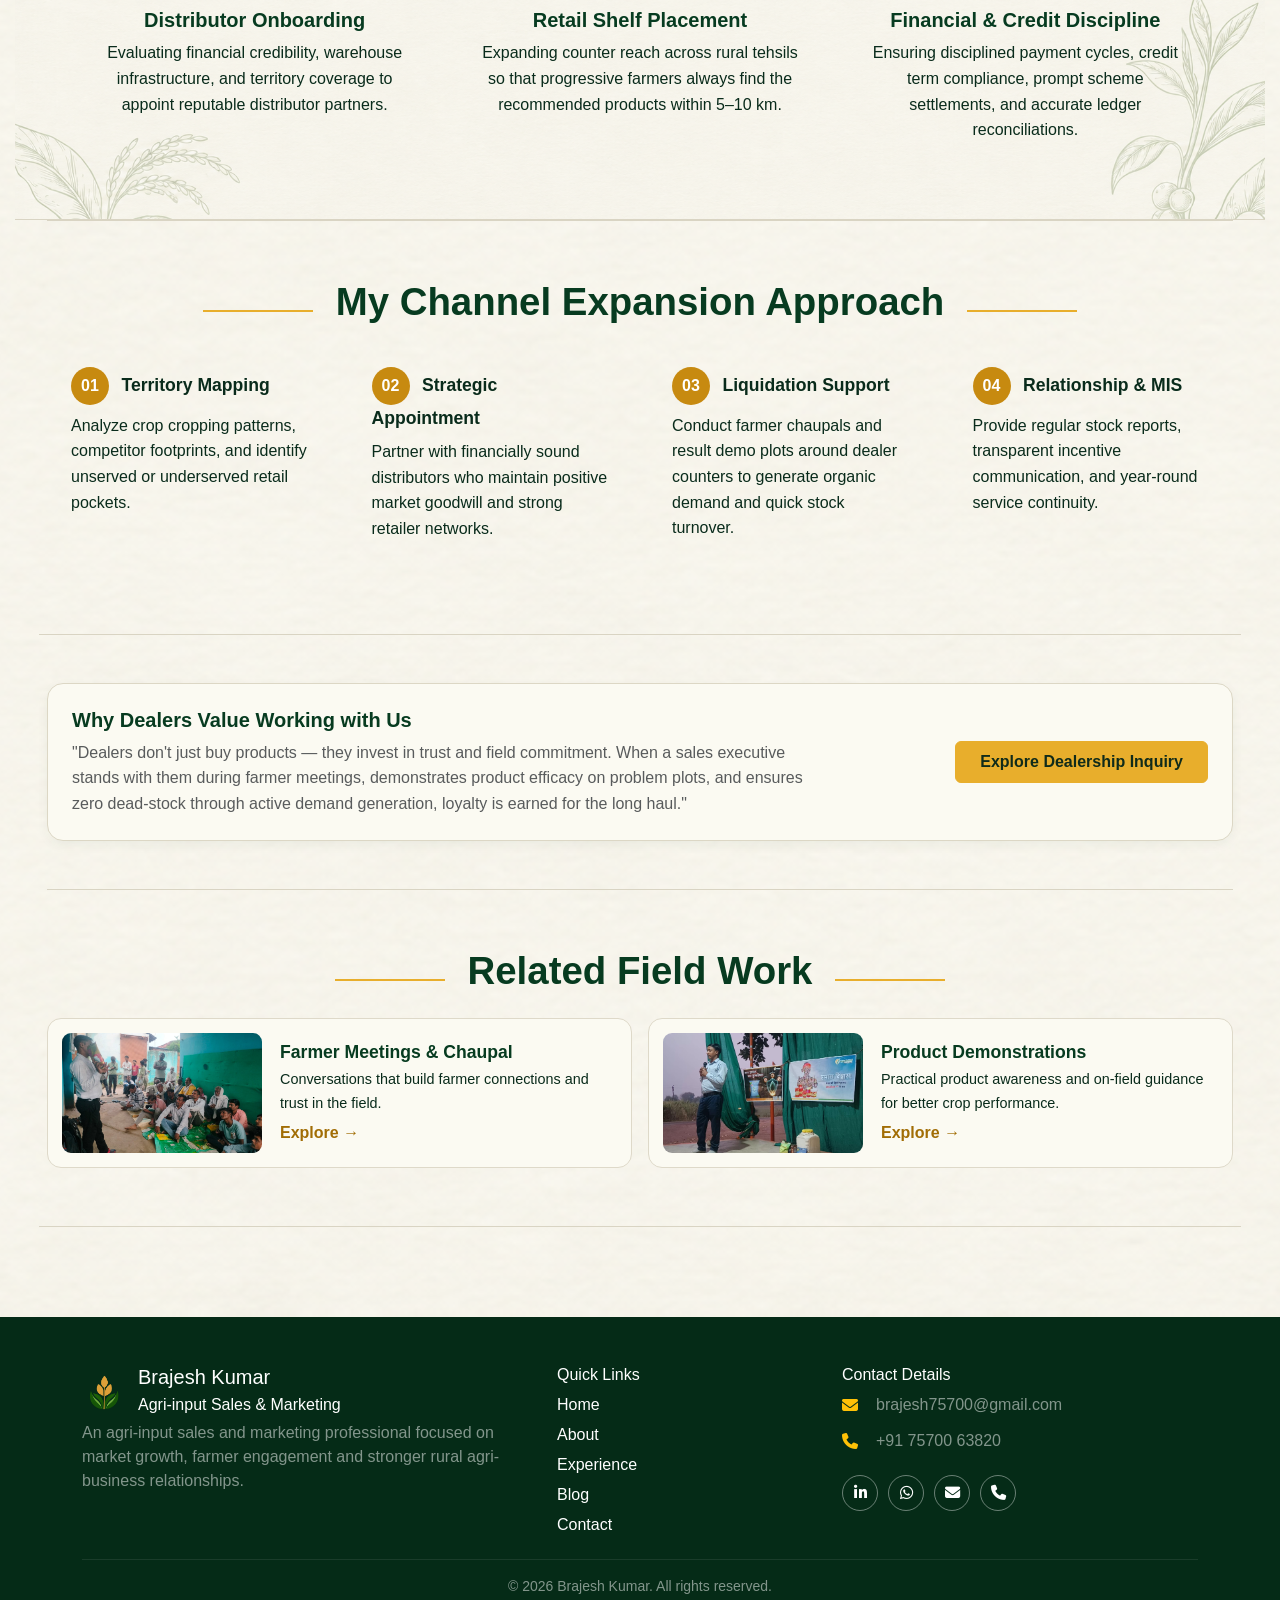
<file: blog/dealer-networks.html>
<!doctype html>
<html lang="en">

<head>
  <meta charset="utf-8">
  <meta name="viewport" content="width=device-width, initial-scale=1">
  <meta name="description" content="Channel sales strategy, distributor onboarding, and agricultural retailer network expansion by Brajesh Kumar — MSc Agronomist and Sales Executive.">
  <title>Building Dealer Networks | Brajesh Kumar</title>
  <link rel="icon" type="image/svg+xml" href="../assets/images/favicon.svg">
  <link rel="stylesheet" href="https://cdnjs.cloudflare.com/ajax/libs/font-awesome/6.5.1/css/all.min.css">
  <link href="https://cdn.jsdelivr.net/npm/bootstrap@5.3.3/dist/css/bootstrap.min.css" rel="stylesheet">
  <link rel="stylesheet" href="../assets/css/style.css">
  <link rel="stylesheet" href="../assets/css/blog.css">
</head>

<body>
  <div class="site-shell">
        <header class="site-header">
      <nav class="navbar navbar-expand-lg px-3 px-lg-4 py-2">
        <a class="navbar-brand d-flex align-items-center gap-2" href="../index.html#hero">
          <img src="../assets/images/logo.png" alt="Brajesh Kumar logo" class="brand-logo">
          <span><strong>Brajesh Kumar</strong><small>Agri-input Sales &amp; Marketing</small></span>
        </a>
        <button class="navbar-toggler" type="button" data-bs-toggle="collapse" data-bs-target="#mainNavigation"
          aria-controls="mainNavigation" aria-expanded="false" aria-label="Toggle navigation">
          <span class="navbar-toggler-icon"></span>
        </button>
        <div class="collapse navbar-collapse" id="mainNavigation">
          <ul class="navbar-nav ms-auto align-items-lg-center gap-lg-3">
            <li class="nav-item"><a class="nav-link" href="../index.html#hero">Home</a></li>
            <li class="nav-item"><a class="nav-link" href="../about.html">About</a></li>
            <li class="nav-item"><a class="nav-link" href="../experience.html">Experience</a></li>
            <li class="nav-item dropdown">
              <a class="nav-link dropdown-toggle active" href="#" role="button" data-bs-toggle="dropdown" aria-expanded="false">Blog</a>
              <ul class="dropdown-menu">
                <li><a class="dropdown-item " href="farmer-meetings.html">Farmer Meetings &amp; Chaupal</a></li>
                <li><a class="dropdown-item " href="product-demonstrations.html">Product Demonstrations</a></li>
                <li><a class="dropdown-item active" href="dealer-networks.html">Building Dealer Networks</a></li>
              </ul>
            </li>
            <li class="nav-item"><a class="nav-link" href="../contact.html">Contact</a></li>
            <li class="nav-item ms-lg-2 mt-3 mt-lg-0">
              <a class="btn btn-dark-green rounded-pill px-4" href="../assets/images/brajesh-kumar.pdf" download="brajesh-kumar.pdf" target="_blank">Download CV</a>
            </li>
          </ul>
        </div>
      </nav>
    </header>

    <section class="blog-hero">
      <div class="blog-wrap">
        <div class="breadcrumbs">
          <a href="../index.html">Home</a> &nbsp;/&nbsp; <a href="../index.html#insights">Blog</a> &nbsp;/&nbsp; <span>Building Dealer Networks</span>
        </div>
        <h1>Building Dealer &amp; Distributor Networks</h1>
        <p>Developing strong rural channel partnerships, retail reach, and commercial trust for sustainable agribusiness growth.</p>
      </div>
    </section>

    <main class="blog-page">
      <div class="blog-wrap blog-content">
        <img class="blog-hero-image" src="../assets/images/field-image/field-indoor-meeting.jpeg" alt="Original farmer meeting and field network">
        <p class="caption">Illustrative field-work imagery: Collaborative discussions with agri-input distributors and retailers.</p>

        <!-- Main Story & Glance Card -->
        <div class="row g-4 align-items-start mt-2">
          <div class="col-lg-7">
            <h2>Channel Relationships: The Backbone of Agri-Sales</h2>
            <p>
              In the agricultural input industry, having an exceptional product portfolio is only half the battle. The true driver of commercial success is a dependable, motivated, and well-supported dealer and distributor network.
            </p>
            <p>
              My on-ground experience involves expanding territory penetration from the ground up — evaluating market potential, appointing trustworthy distributors, and placing products across secondary retail counters in high-potential rural mandis.
            </p>
            <p>
              A sustainable channel relationship is built on mutual profitability, transparent communication, prompt order fulfillment, and active field support that pulls products off retail shelves into farmers' fields.
            </p>
          </div>

          <div class="col-lg-5">
            <div class="glance-card">
              <h2 class="h4">Network At a Glance</h2>
              <div class="glance-row">
                <span>🤝</span><strong>Channel:</strong><span>Primary Distributors &amp; Retail Agrokendras</span>
              </div>
              <div class="glance-row">
                <span>📈</span><strong>Impact:</strong><span>₹60L → ₹1Cr Turnover in 1 FY</span>
              </div>
              <div class="glance-row">
                <span>🏬</span><strong>Expansion:</strong><span>5 Distributors &amp; 20+ Retailers Added</span>
              </div>
              <div class="glance-row">
                <span>⚖️</span><strong>Discipline:</strong><span>Timely Collections &amp; Stock Liquidation</span>
              </div>
            </div>
          </div>
        </div>

        <!-- Core Pillars Section -->
        <div class="section-title">
          <h2>Core Pillars of Channel Management</h2>
        </div>

        <div class="row g-0 mb-4">
          <div class="col-md-4">
            <div class="topic-card">
              <div class="topic-icon">🏬</div>
              <h3>Distributor Onboarding</h3>
              <p>Evaluating financial credibility, warehouse infrastructure, and territory coverage to appoint reputable distributor partners.</p>
            </div>
          </div>

          <div class="col-md-4">
            <div class="topic-card">
              <div class="topic-icon">🛒</div>
              <h3>Retail Shelf Placement</h3>
              <p>Expanding counter reach across rural tehsils so that progressive farmers always find the recommended products within 5–10 km.</p>
            </div>
          </div>

          <div class="col-md-4">
            <div class="topic-card">
              <div class="topic-icon">💰</div>
              <h3>Financial &amp; Credit Discipline</h3>
              <p>Ensuring disciplined payment cycles, credit term compliance, prompt scheme settlements, and accurate ledger reconciliations.</p>
            </div>
          </div>
        </div>

        <!-- Step-by-Step Approach -->
        <div class="section-title">
          <h2>My Channel Expansion Approach</h2>
        </div>

        <div class="row g-3 mb-4">
          <div class="col-md-3">
            <div class="approach-card">
              <span class="approach-number">01</span>
              <strong>Territory Mapping</strong>
              <p class="mt-2">Analyze crop cropping patterns, competitor footprints, and identify unserved or underserved retail pockets.</p>
            </div>
          </div>

          <div class="col-md-3">
            <div class="approach-card">
              <span class="approach-number">02</span>
              <strong>Strategic Appointment</strong>
              <p class="mt-2">Partner with financially sound distributors who maintain positive market goodwill and strong retailer networks.</p>
            </div>
          </div>

          <div class="col-md-3">
            <div class="approach-card">
              <span class="approach-number">03</span>
              <strong>Liquidation Support</strong>
              <p class="mt-2">Conduct farmer chaupals and result demo plots around dealer counters to generate organic demand and quick stock turnover.</p>
            </div>
          </div>

          <div class="col-md-3">
            <div class="approach-card">
              <span class="approach-number">04</span>
              <strong>Relationship &amp; MIS</strong>
              <p class="mt-2">Provide regular stock reports, transparent incentive communication, and year-round service continuity.</p>
            </div>
          </div>
        </div>

        <!-- Strategy Box -->
        <div class="my-5 p-4 rounded-4" style="background: #fbfaf2; border: 1px solid #dcd7c5; box-shadow: 0 4px 12px rgba(7,59,32,0.05);">
          <div class="row align-items-center g-4">
            <div class="col-md-8">
              <h3 style="color: var(--forest); font-weight: 700;">Why Dealers Value Working with Us</h3>
              <p class="mb-0 text-muted" style="line-height: 1.6;">
                "Dealers don't just buy products — they invest in trust and field commitment. When a sales executive stands with them during farmer meetings, demonstrates product efficacy on problem plots, and ensures zero dead-stock through active demand generation, loyalty is earned for the long haul."
              </p>
            </div>
            <div class="col-md-4 text-md-end">
              <a href="../contact.html" class="btn btn-gold px-4 py-2">Explore Dealership Inquiry</a>
            </div>
          </div>
        </div>

        <!-- Related Field Work -->
        <div class="section-title">
          <h2>Related Field Work</h2>
        </div>

        <div class="row g-3">
          <div class="col-md-6">
            <div class="related-card">
              <img src="../assets/images/field-image/field-farmer-meeting.jpeg" alt="Farmer meeting">
              <div>
                <h3>Farmer Meetings &amp; Chaupal</h3>
                <p>Conversations that build farmer connections and trust in the field.</p>
                <a href="farmer-meetings.html">Explore →</a>
              </div>
            </div>
          </div>

          <div class="col-md-6">
            <div class="related-card">
              <img src="../assets/images/field-image/field-product-presentation.jpeg" alt="Product demonstration">
              <div>
                <h3>Product Demonstrations</h3>
                <p>Practical product awareness and on-field guidance for better crop performance.</p>
                <a href="product-demonstrations.html">Explore →</a>
              </div>
            </div>
          </div>
        </div>

      </div>
    </main>

        <footer class="site-footer">
      <div class="container py-5">
        <div class="row g-4">
          <div class="col-md-5">
            <div class="footer-brand">
              <img src="../assets/images/logo.png" alt="Brajesh Kumar logo">
              <div>
                <h2>Brajesh Kumar</h2>
                <p>Agri-input Sales &amp; Marketing</p>
              </div>
            </div>
            <p class="text-white-50">An agri-input sales and marketing professional focused on market growth, farmer engagement and stronger rural agri-business relationships.</p>
          </div>
          <div class="col-md-3">
            <h3>Quick Links</h3>
            <a href="../index.html#hero">Home</a>
            <a href="../about.html">About</a>
            <a href="../experience.html">Experience</a>
            <a href="farmer-meetings.html">Blog</a>
            <a href="../contact.html">Contact</a>
          </div>
          <div class="col-md-4">
            <h3>Contact Details</h3>
            <p><i class="fa-solid fa-envelope text-warning me-2"></i> <a href="mailto:brajesh75700@gmail.com" class="text-white-50 text-decoration-none">brajesh75700@gmail.com</a></p>
            <p><i class="fa-solid fa-phone text-warning me-2"></i> <a href="tel:+917570063820" class="text-white-50 text-decoration-none">+91 75700 63820</a></p>
            <div class="social-row mt-3">
              <a href="#" aria-label="LinkedIn" class="linkedin-btn"><i class="fa-brands fa-linkedin-in"></i></a>
              <a href="https://wa.me/917570063820" target="_blank" aria-label="WhatsApp" class="whatsapp-btn"><i class="fa-brands fa-whatsapp"></i></a>
              <a href="mailto:brajesh75700@gmail.com" aria-label="Email" class="email-btn"><i class="fa-solid fa-envelope"></i></a>
              <a href="tel:+917570063820" aria-label="Phone" class="phone-btn"><i class="fa-solid fa-phone"></i></a>
            </div>
          </div>
        </div>
        <hr>
        <p class="text-center text-white-50 small mb-0">© 2026 Brajesh Kumar. All rights reserved.</p>
      </div>
    </footer>
  </div>

  <script src="https://cdn.jsdelivr.net/npm/bootstrap@5.3.3/dist/js/bootstrap.bundle.min.js"></script>
  <script src="../assets/js/includes.js"></script>
</body>

</html>
</file>
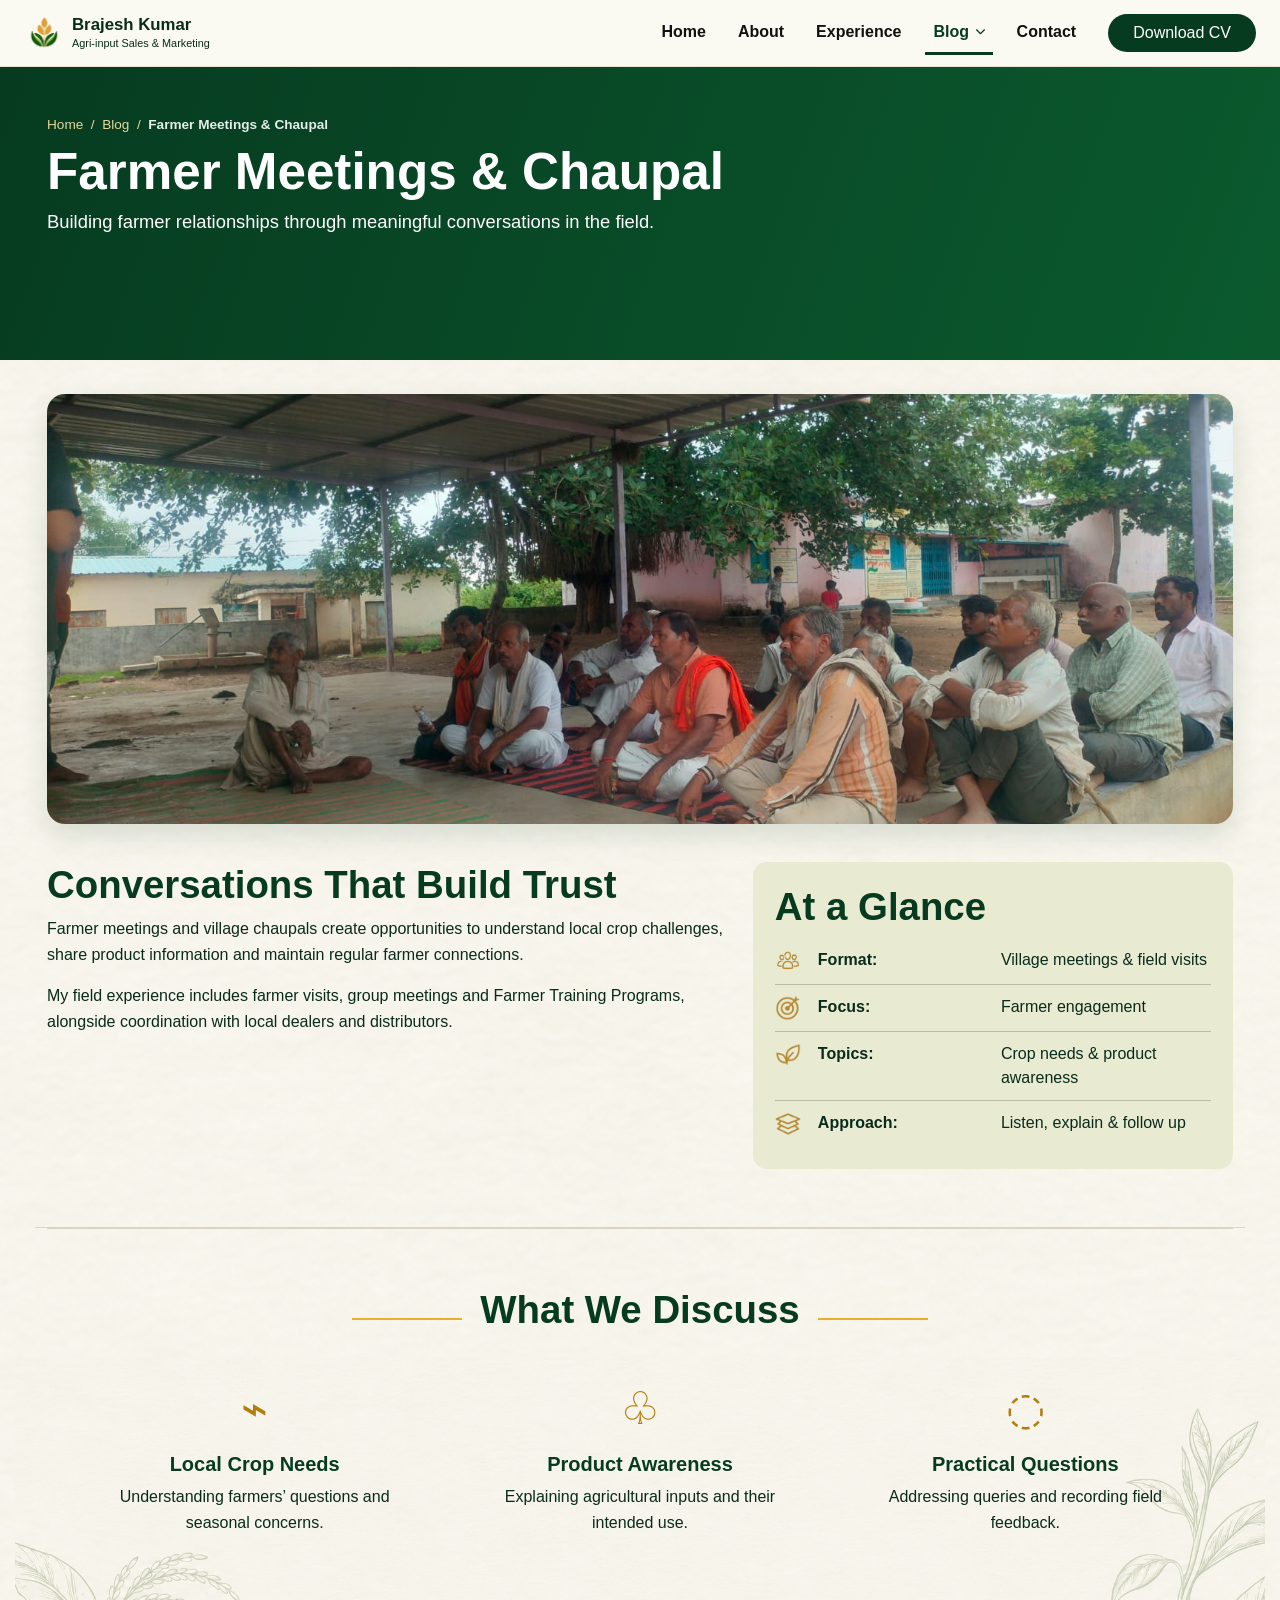
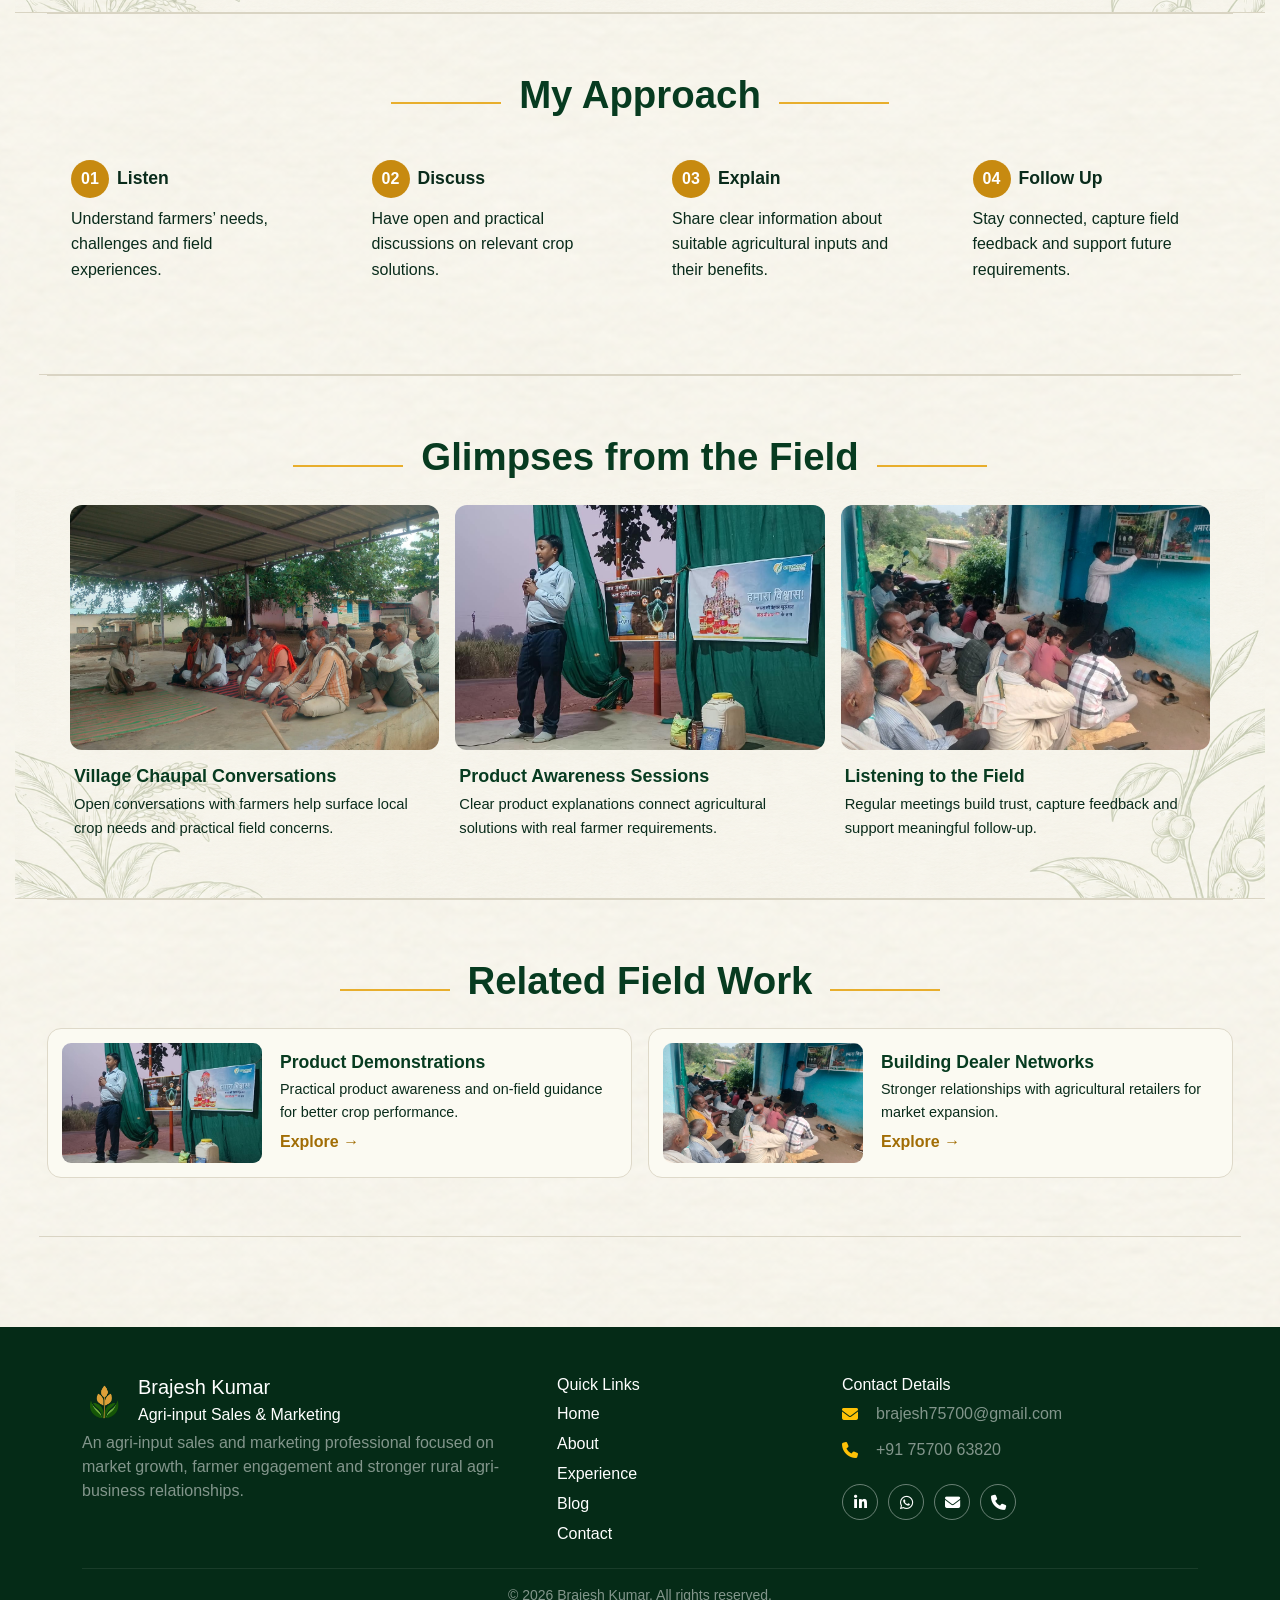
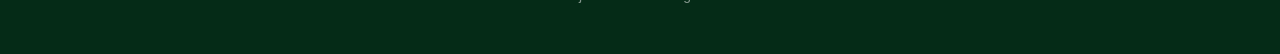
<file: blog/farmer-meetings.html>
<!doctype html>
<html lang="en">
<head>
  <meta charset="utf-8">
  <meta name="viewport" content="width=device-width, initial-scale=1">
  <title>Farmer Meetings &amp; Chaupal | Brajesh Kumar</title>
  <link rel="icon" type="image/svg+xml" href="../assets/images/favicon.svg">
  <link rel="stylesheet" href="https://cdnjs.cloudflare.com/ajax/libs/font-awesome/6.5.1/css/all.min.css">
  <link href="https://cdn.jsdelivr.net/npm/bootstrap@5.3.3/dist/css/bootstrap.min.css" rel="stylesheet">
  <link rel="stylesheet" href="../assets/css/style.css">
  <link rel="stylesheet" href="../assets/css/blog.css">
</head>
<body>
  <div class="site-shell">
        <header class="site-header">
      <nav class="navbar navbar-expand-lg px-3 px-lg-4 py-2">
        <a class="navbar-brand d-flex align-items-center gap-2" href="../index.html#hero">
          <img src="../assets/images/logo.png" alt="Brajesh Kumar logo" class="brand-logo">
          <span><strong>Brajesh Kumar</strong><small>Agri-input Sales &amp; Marketing</small></span>
        </a>
        <button class="navbar-toggler" type="button" data-bs-toggle="collapse" data-bs-target="#mainNavigation"
          aria-controls="mainNavigation" aria-expanded="false" aria-label="Toggle navigation">
          <span class="navbar-toggler-icon"></span>
        </button>
        <div class="collapse navbar-collapse" id="mainNavigation">
          <ul class="navbar-nav ms-auto align-items-lg-center gap-lg-3">
            <li class="nav-item"><a class="nav-link" href="../index.html#hero">Home</a></li>
            <li class="nav-item"><a class="nav-link" href="../about.html">About</a></li>
            <li class="nav-item"><a class="nav-link" href="../experience.html">Experience</a></li>
            <li class="nav-item dropdown">
              <a class="nav-link dropdown-toggle active" href="#" role="button" data-bs-toggle="dropdown" aria-expanded="false">Blog</a>
              <ul class="dropdown-menu">
                <li><a class="dropdown-item active" href="farmer-meetings.html">Farmer Meetings &amp; Chaupal</a></li>
                <li><a class="dropdown-item " href="product-demonstrations.html">Product Demonstrations</a></li>
                <li><a class="dropdown-item " href="dealer-networks.html">Building Dealer Networks</a></li>
              </ul>
            </li>
            <li class="nav-item"><a class="nav-link" href="../contact.html">Contact</a></li>
            <li class="nav-item ms-lg-2 mt-3 mt-lg-0">
              <a class="btn btn-dark-green rounded-pill px-4" href="../assets/images/brajesh-kumar.pdf" download="brajesh-kumar.pdf" target="_blank">Download CV</a>
            </li>
          </ul>
        </div>
      </nav>
    </header>
    <!-- Blog Hero Banner -->
    <section class="blog-hero">
      <div class="blog-wrap">
        <div class="breadcrumbs">
          <a href="../index.html">Home</a> &nbsp;/&nbsp; <a href="../index.html#insights">Blog</a> &nbsp;/&nbsp; <span>Farmer Meetings &amp; Chaupal</span>
        </div>
        <h1>Farmer Meetings &amp; Chaupal</h1>
        <p>Building farmer relationships through meaningful conversations in the field.</p>
      </div>
    </section>
    <main class="blog-page"><div class="blog-wrap blog-content">
      <img class="blog-hero-image" src="../assets/images/field-image/field-chaupal.jpeg" alt="Original farmer chaupal meeting">
      <div class="row g-4 align-items-start"><div class="col-lg-7"><h2>Conversations That Build Trust</h2><p>Farmer meetings and village chaupals create opportunities to understand local crop challenges, share product information and maintain regular farmer connections.</p><p>My field experience includes farmer visits, group meetings and Farmer Training Programs, alongside coordination with local dealers and distributors.</p></div><div class="col-lg-5"><div class="glance-card"><h2 class="h4">At a Glance</h2><div class="glance-row"><img class="glance-icon" src="../assets/images/icon/glance/format.png" alt=""><strong>Format:</strong><span>Village meetings &amp; field visits</span></div><div class="glance-row"><img class="glance-icon" src="../assets/images/icon/glance/focus.png" alt=""><strong>Focus:</strong><span>Farmer engagement</span></div><div class="glance-row"><img class="glance-icon" src="../assets/images/icon/glance/topics.png" alt=""><strong>Topics:</strong><span>Crop needs &amp; product awareness</span></div><div class="glance-row"><img class="glance-icon" src="../assets/images/icon/glance/approach.png" alt=""><strong>Approach:</strong><span>Listen, explain &amp; follow up</span></div></div></div></div>
      <div class="section-title"><h2>What We Discuss</h2></div><div class="row g-0 mb-4"><div class="col-md-4"><div class="topic-card"><div class="topic-icon">⌁</div><h3>Local Crop Needs</h3><p>Understanding farmers’ questions and seasonal concerns.</p></div></div><div class="col-md-4"><div class="topic-card"><div class="topic-icon">♧</div><h3>Product Awareness</h3><p>Explaining agricultural inputs and their intended use.</p></div></div><div class="col-md-4"><div class="topic-card"><div class="topic-icon">◌</div><h3>Practical Questions</h3><p>Addressing queries and recording field feedback.</p></div></div></div>
      <div class="section-title"><h2>My Approach</h2></div><div class="row g-3 mb-4"><div class="col-md-3"><div class="approach-card"><span class="approach-number">01</span><strong>Listen</strong><p class="mt-2">Understand farmers’ needs, challenges and field experiences.</p></div></div><div class="col-md-3"><div class="approach-card"><span class="approach-number">02</span><strong>Discuss</strong><p class="mt-2">Have open and practical discussions on relevant crop solutions.</p></div></div><div class="col-md-3"><div class="approach-card"><span class="approach-number">03</span><strong>Explain</strong><p class="mt-2">Share clear information about suitable agricultural inputs and their benefits.</p></div></div><div class="col-md-3"><div class="approach-card"><span class="approach-number">04</span><strong>Follow Up</strong><p class="mt-2">Stay connected, capture field feedback and support future requirements.</p></div></div></div>
      <div class="section-title"><h2>Glimpses from the Field</h2></div><div class="row g-3"><div class="col-md-4"><article class="glimpse-card"><img class="glimpse-img" src="../assets/images/field-image/field-chaupal.jpeg" alt="Original farmer chaupal meeting"><div class="glimpse-copy"><h3>Village Chaupal Conversations</h3><p>Open conversations with farmers help surface local crop needs and practical field concerns.</p></div></article></div><div class="col-md-4"><article class="glimpse-card"><img class="glimpse-img" src="../assets/images/field-image/field-product-presentation.jpeg" alt="Original product presentation"><div class="glimpse-copy"><h3>Product Awareness Sessions</h3><p>Clear product explanations connect agricultural solutions with real farmer requirements.</p></div></article></div><div class="col-md-4"><article class="glimpse-card"><img class="glimpse-img" src="../assets/images/field-image/field-indoor-meeting.jpeg" alt="Original farmer meeting"><div class="glimpse-copy"><h3>Listening to the Field</h3><p>Regular meetings build trust, capture feedback and support meaningful follow-up.</p></div></article></div></div>
      <div class="section-title"><h2>Related Field Work</h2></div><div class="row g-3"><div class="col-md-6"><div class="related-card"><img src="../assets/images/field-image/field-product-presentation.jpeg" alt="Product demonstration"><div><h3>Product Demonstrations</h3><p>Practical product awareness and on-field guidance for better crop performance.</p><a href="product-demonstrations.html">Explore →</a></div></div></div><div class="col-md-6"><div class="related-card"><img src="../assets/images/field-image/field-indoor-meeting.jpeg" alt="Building dealer networks"><div><h3>Building Dealer Networks</h3><p>Stronger relationships with agricultural retailers for market expansion.</p><a href="dealer-networks.html">Explore →</a></div></div></div></div>
    </div></main>
        <footer class="site-footer">
      <div class="container py-5">
        <div class="row g-4">
          <div class="col-md-5">
            <div class="footer-brand">
              <img src="../assets/images/logo.png" alt="Brajesh Kumar logo">
              <div>
                <h2>Brajesh Kumar</h2>
                <p>Agri-input Sales &amp; Marketing</p>
              </div>
            </div>
            <p class="text-white-50">An agri-input sales and marketing professional focused on market growth, farmer engagement and stronger rural agri-business relationships.</p>
          </div>
          <div class="col-md-3">
            <h3>Quick Links</h3>
            <a href="../index.html#hero">Home</a>
            <a href="../about.html">About</a>
            <a href="../experience.html">Experience</a>
            <a href="farmer-meetings.html">Blog</a>
            <a href="../contact.html">Contact</a>
          </div>
          <div class="col-md-4">
            <h3>Contact Details</h3>
            <p><i class="fa-solid fa-envelope text-warning me-2"></i> <a href="mailto:brajesh75700@gmail.com" class="text-white-50 text-decoration-none">brajesh75700@gmail.com</a></p>
            <p><i class="fa-solid fa-phone text-warning me-2"></i> <a href="tel:+917570063820" class="text-white-50 text-decoration-none">+91 75700 63820</a></p>
            <div class="social-row mt-3">
              <a href="#" aria-label="LinkedIn" class="linkedin-btn"><i class="fa-brands fa-linkedin-in"></i></a>
              <a href="https://wa.me/917570063820" target="_blank" aria-label="WhatsApp" class="whatsapp-btn"><i class="fa-brands fa-whatsapp"></i></a>
              <a href="mailto:brajesh75700@gmail.com" aria-label="Email" class="email-btn"><i class="fa-solid fa-envelope"></i></a>
              <a href="tel:+917570063820" aria-label="Phone" class="phone-btn"><i class="fa-solid fa-phone"></i></a>
            </div>
          </div>
        </div>
        <hr>
        <p class="text-center text-white-50 small mb-0">© 2026 Brajesh Kumar. All rights reserved.</p>
      </div>
    </footer>
  </div><script src="https://cdn.jsdelivr.net/npm/bootstrap@5.3.3/dist/js/bootstrap.bundle.min.js"></script><script src="../assets/js/includes.js"></script>
</body>
</html>
</file>
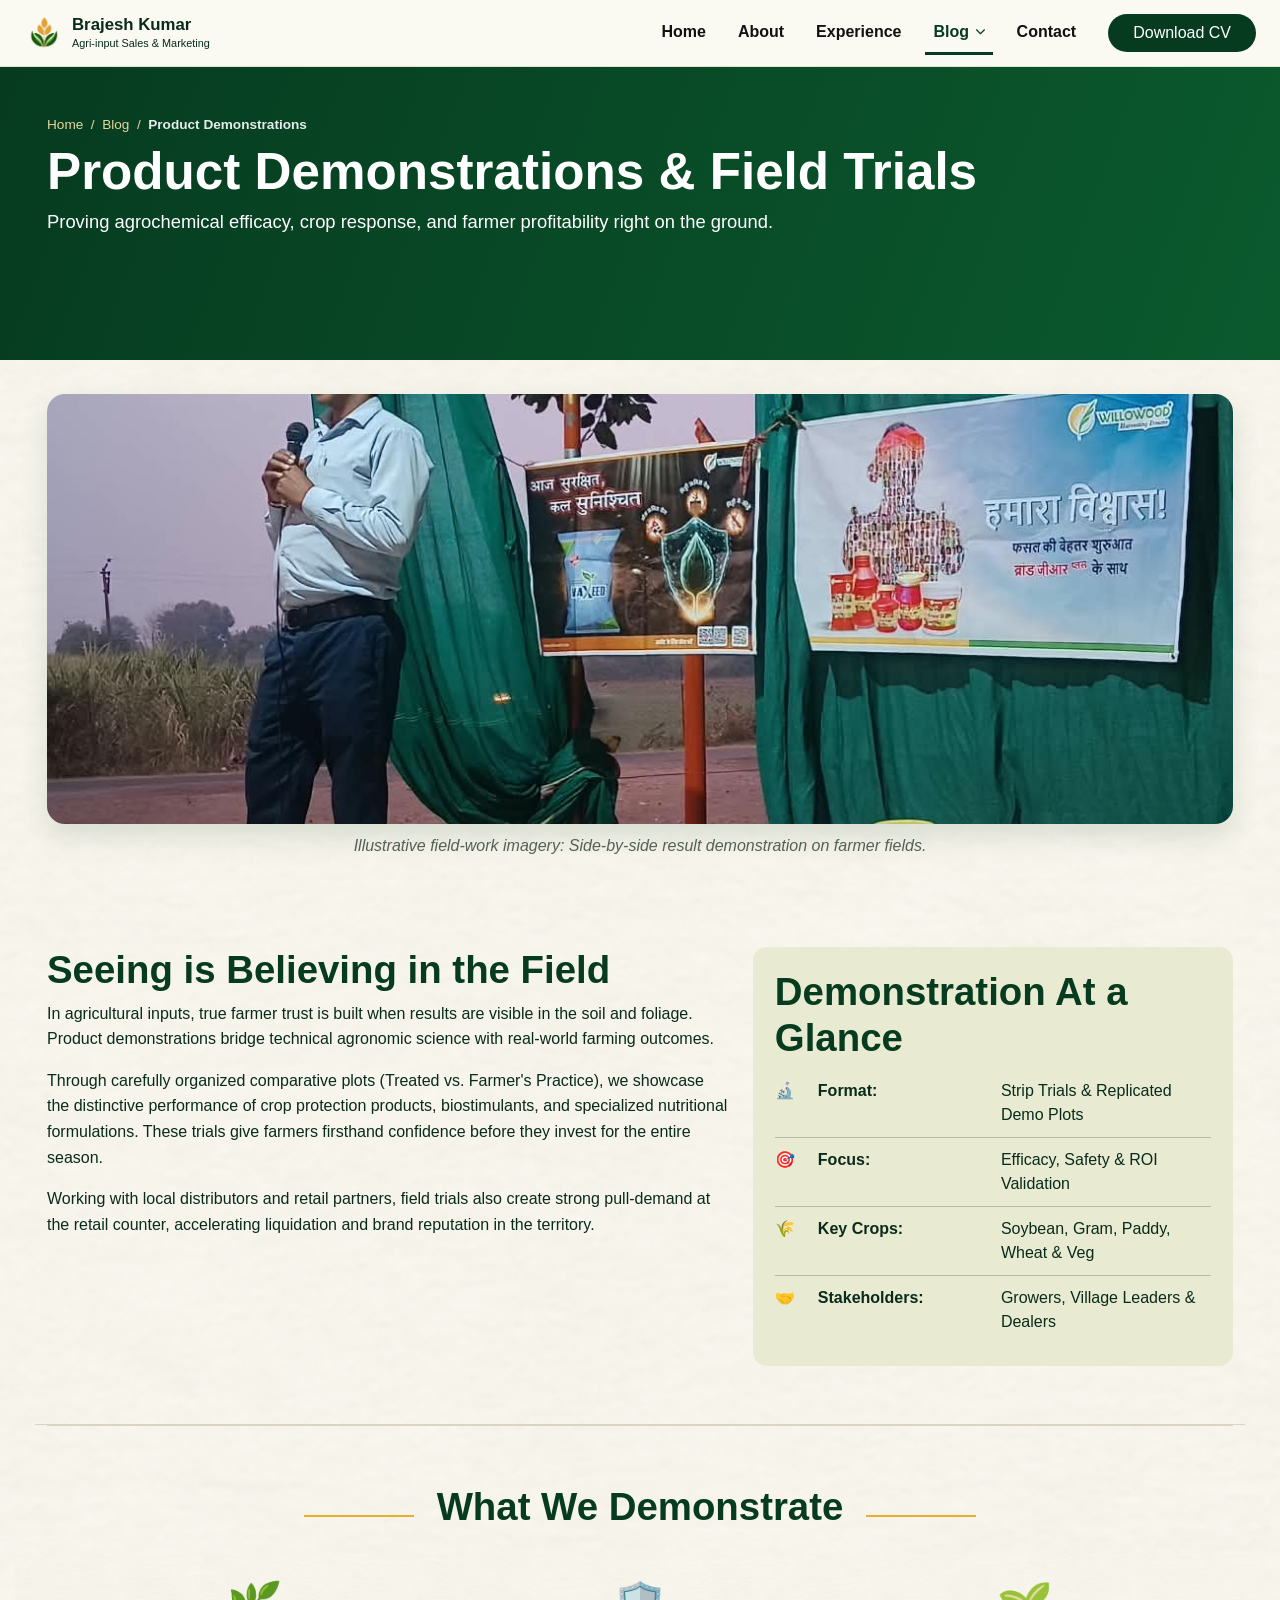
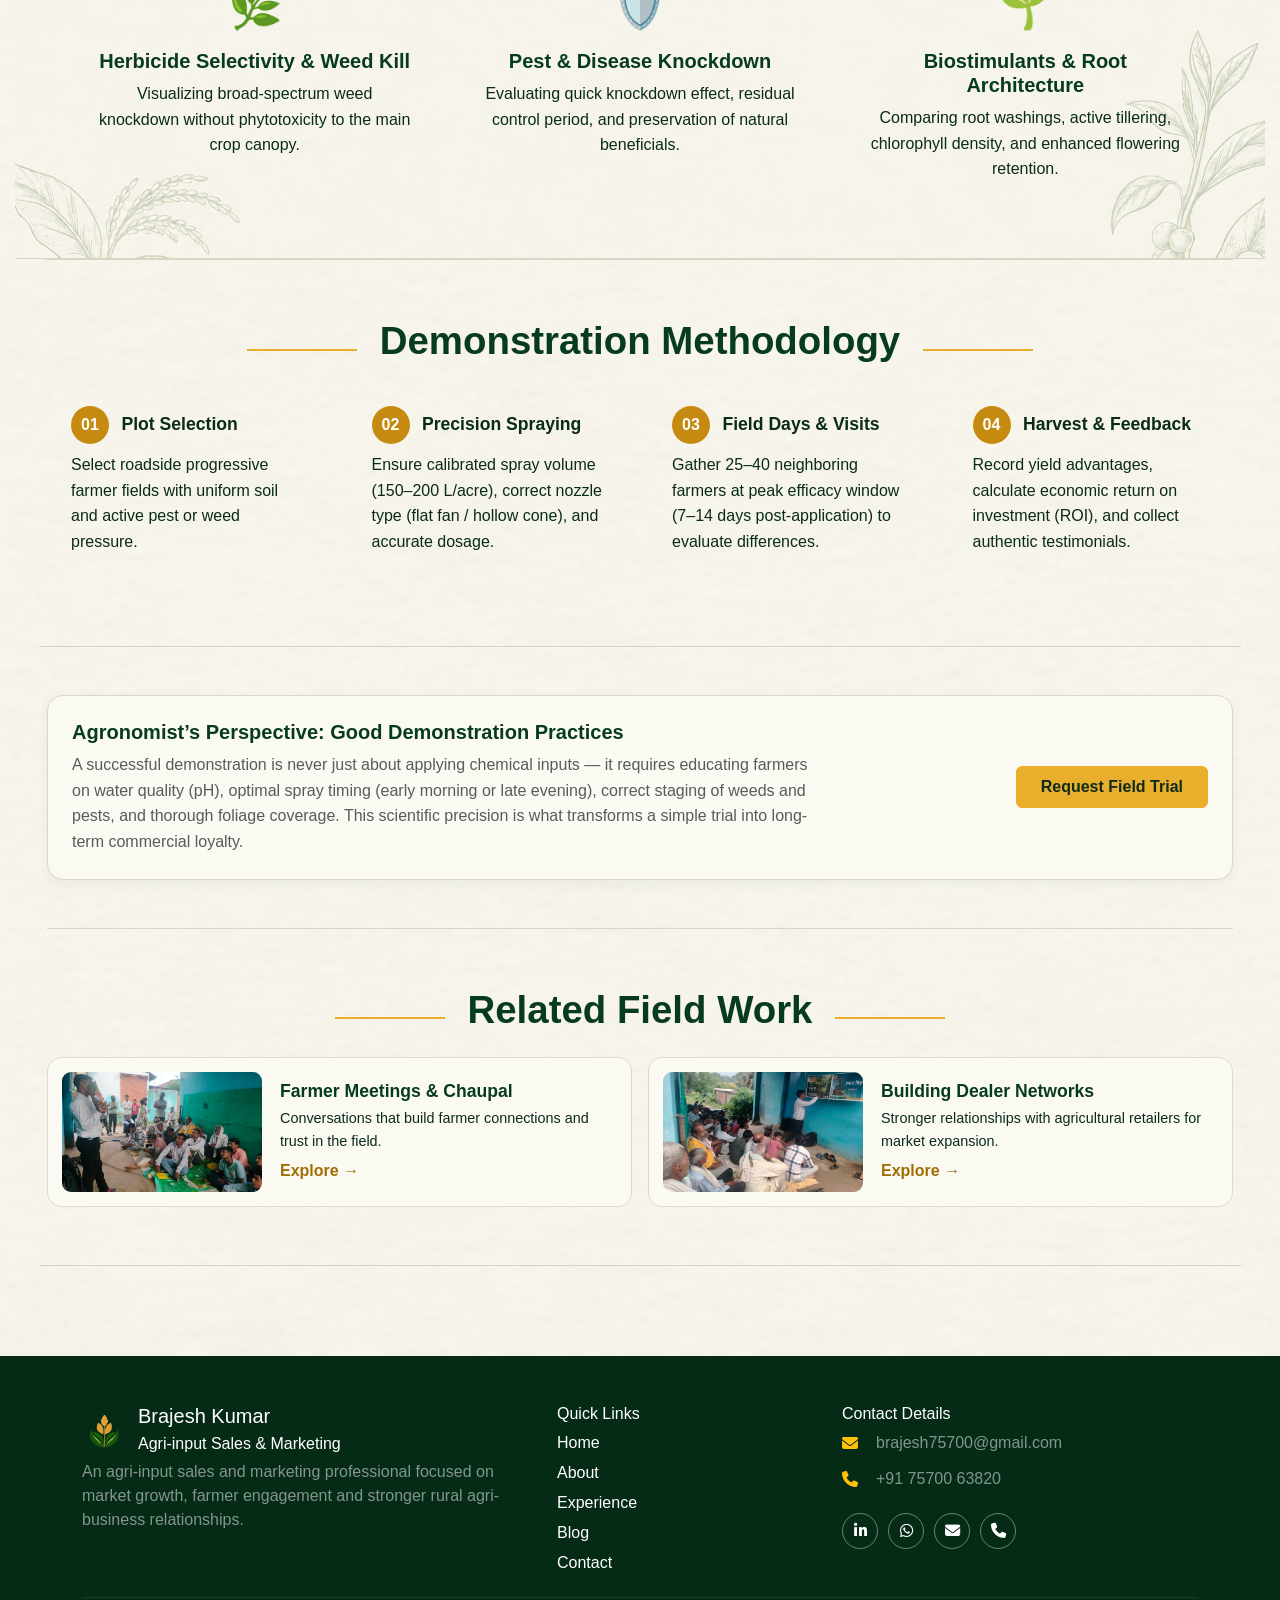
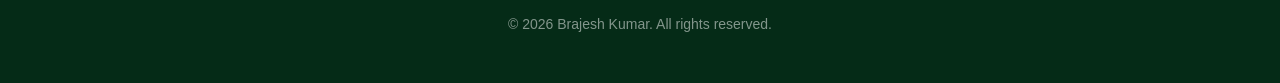
<file: blog/product-demonstrations.html>
<!doctype html>
<html lang="en">

<head>
  <meta charset="utf-8">
  <meta name="viewport" content="width=device-width, initial-scale=1">
  <meta name="description" content="Field trials, result demonstrations and agronomic product showcases by Brajesh Kumar — MSc Agronomist and Sales Executive.">
  <title>Product Demonstrations &amp; Field Trials | Brajesh Kumar</title>
  <link rel="icon" type="image/svg+xml" href="../assets/images/favicon.svg">
  <link rel="stylesheet" href="https://cdnjs.cloudflare.com/ajax/libs/font-awesome/6.5.1/css/all.min.css">
  <link href="https://cdn.jsdelivr.net/npm/bootstrap@5.3.3/dist/css/bootstrap.min.css" rel="stylesheet">
  <link rel="stylesheet" href="../assets/css/style.css">
  <link rel="stylesheet" href="../assets/css/blog.css">
</head>

<body>
  <div class="site-shell">
        <header class="site-header">
      <nav class="navbar navbar-expand-lg px-3 px-lg-4 py-2">
        <a class="navbar-brand d-flex align-items-center gap-2" href="../index.html#hero">
          <img src="../assets/images/logo.png" alt="Brajesh Kumar logo" class="brand-logo">
          <span><strong>Brajesh Kumar</strong><small>Agri-input Sales &amp; Marketing</small></span>
        </a>
        <button class="navbar-toggler" type="button" data-bs-toggle="collapse" data-bs-target="#mainNavigation"
          aria-controls="mainNavigation" aria-expanded="false" aria-label="Toggle navigation">
          <span class="navbar-toggler-icon"></span>
        </button>
        <div class="collapse navbar-collapse" id="mainNavigation">
          <ul class="navbar-nav ms-auto align-items-lg-center gap-lg-3">
            <li class="nav-item"><a class="nav-link" href="../index.html#hero">Home</a></li>
            <li class="nav-item"><a class="nav-link" href="../about.html">About</a></li>
            <li class="nav-item"><a class="nav-link" href="../experience.html">Experience</a></li>
            <li class="nav-item dropdown">
              <a class="nav-link dropdown-toggle active" href="#" role="button" data-bs-toggle="dropdown" aria-expanded="false">Blog</a>
              <ul class="dropdown-menu">
                <li><a class="dropdown-item " href="farmer-meetings.html">Farmer Meetings &amp; Chaupal</a></li>
                <li><a class="dropdown-item active" href="product-demonstrations.html">Product Demonstrations</a></li>
                <li><a class="dropdown-item " href="dealer-networks.html">Building Dealer Networks</a></li>
              </ul>
            </li>
            <li class="nav-item"><a class="nav-link" href="../contact.html">Contact</a></li>
            <li class="nav-item ms-lg-2 mt-3 mt-lg-0">
              <a class="btn btn-dark-green rounded-pill px-4" href="../assets/images/brajesh-kumar.pdf" download="brajesh-kumar.pdf" target="_blank">Download CV</a>
            </li>
          </ul>
        </div>
      </nav>
    </header>

    <section class="blog-hero">
      <div class="blog-wrap">
        <div class="breadcrumbs">
          <a href="../index.html">Home</a> &nbsp;/&nbsp; <a href="../index.html#insights">Blog</a> &nbsp;/&nbsp; <span>Product Demonstrations</span>
        </div>
        <h1>Product Demonstrations &amp; Field Trials</h1>
        <p>Proving agrochemical efficacy, crop response, and farmer profitability right on the ground.</p>
      </div>
    </section>

    <main class="blog-page">
      <div class="blog-wrap blog-content">
        <img class="blog-hero-image" src="../assets/images/field-image/field-product-presentation.jpeg" alt="Original product presentation in the field">
        <p class="caption">Illustrative field-work imagery: Side-by-side result demonstration on farmer fields.</p>

        <!-- Main Introduction & Glance Card -->
        <div class="row g-4 align-items-start mt-2">
          <div class="col-lg-7">
            <h2>Seeing is Believing in the Field</h2>
            <p>
              In agricultural inputs, true farmer trust is built when results are visible in the soil and foliage. Product demonstrations bridge technical agronomic science with real-world farming outcomes.
            </p>
            <p>
              Through carefully organized comparative plots (Treated vs. Farmer's Practice), we showcase the distinctive performance of crop protection products, biostimulants, and specialized nutritional formulations. These trials give farmers firsthand confidence before they invest for the entire season.
            </p>
            <p>
              Working with local distributors and retail partners, field trials also create strong pull-demand at the retail counter, accelerating liquidation and brand reputation in the territory.
            </p>
          </div>

          <div class="col-lg-5">
            <div class="glance-card">
              <h2 class="h4">Demonstration At a Glance</h2>
              <div class="glance-row">
                <span>🔬</span><strong>Format:</strong><span>Strip Trials &amp; Replicated Demo Plots</span>
              </div>
              <div class="glance-row">
                <span>🎯</span><strong>Focus:</strong><span>Efficacy, Safety &amp; ROI Validation</span>
              </div>
              <div class="glance-row">
                <span>🌾</span><strong>Key Crops:</strong><span>Soybean, Gram, Paddy, Wheat &amp; Veg</span>
              </div>
              <div class="glance-row">
                <span>🤝</span><strong>Stakeholders:</strong><span>Growers, Village Leaders &amp; Dealers</span>
              </div>
            </div>
          </div>
        </div>

        <!-- What We Demonstrate Section -->
        <div class="section-title">
          <h2>What We Demonstrate</h2>
        </div>

        <div class="row g-0 mb-4">
          <div class="col-md-4">
            <div class="topic-card">
              <div class="topic-icon">🌿</div>
              <h3>Herbicide Selectivity &amp; Weed Kill</h3>
              <p>Visualizing broad-spectrum weed knockdown without phytotoxicity to the main crop canopy.</p>
            </div>
          </div>

          <div class="col-md-4">
            <div class="topic-card">
              <div class="topic-icon">🛡️</div>
              <h3>Pest &amp; Disease Knockdown</h3>
              <p>Evaluating quick knockdown effect, residual control period, and preservation of natural beneficials.</p>
            </div>
          </div>

          <div class="col-md-4">
            <div class="topic-card">
              <div class="topic-icon">🌱</div>
              <h3>Biostimulants &amp; Root Architecture</h3>
              <p>Comparing root washings, active tillering, chlorophyll density, and enhanced flowering retention.</p>
            </div>
          </div>
        </div>

        <!-- Demonstration Methodology -->
        <div class="section-title">
          <h2>Demonstration Methodology</h2>
        </div>

        <div class="row g-3 mb-4">
          <div class="col-md-3">
            <div class="approach-card">
              <span class="approach-number">01</span>
              <strong>Plot Selection</strong>
              <p class="mt-2">Select roadside progressive farmer fields with uniform soil and active pest or weed pressure.</p>
            </div>
          </div>

          <div class="col-md-3">
            <div class="approach-card">
              <span class="approach-number">02</span>
              <strong>Precision Spraying</strong>
              <p class="mt-2">Ensure calibrated spray volume (150–200 L/acre), correct nozzle type (flat fan / hollow cone), and accurate dosage.</p>
            </div>
          </div>

          <div class="col-md-3">
            <div class="approach-card">
              <span class="approach-number">03</span>
              <strong>Field Days &amp; Visits</strong>
              <p class="mt-2">Gather 25–40 neighboring farmers at peak efficacy window (7–14 days post-application) to evaluate differences.</p>
            </div>
          </div>

          <div class="col-md-3">
            <div class="approach-card">
              <span class="approach-number">04</span>
              <strong>Harvest &amp; Feedback</strong>
              <p class="mt-2">Record yield advantages, calculate economic return on investment (ROI), and collect authentic testimonials.</p>
            </div>
          </div>
        </div>

        <!-- Key Insights Box -->
        <div class="my-5 p-4 rounded-4" style="background: #fbfaf2; border: 1px solid #dcd7c5; box-shadow: 0 4px 12px rgba(7,59,32,0.05);">
          <div class="row align-items-center g-4">
            <div class="col-md-8">
              <h3 style="color: var(--forest); font-weight: 700;">Agronomist’s Perspective: Good Demonstration Practices</h3>
              <p class="mb-0 text-muted" style="line-height: 1.6;">
                A successful demonstration is never just about applying chemical inputs — it requires educating farmers on water quality (pH), optimal spray timing (early morning or late evening), correct staging of weeds and pests, and thorough foliage coverage. This scientific precision is what transforms a simple trial into long-term commercial loyalty.
              </p>
            </div>
            <div class="col-md-4 text-md-end">
              <a href="../contact.html" class="btn btn-gold px-4 py-2">Request Field Trial</a>
            </div>
          </div>
        </div>

        <!-- Related Field Work -->
        <div class="section-title">
          <h2>Related Field Work</h2>
        </div>

        <div class="row g-3">
          <div class="col-md-6">
            <div class="related-card">
              <img src="../assets/images/field-image/field-farmer-meeting.jpeg" alt="Farmer meeting">
              <div>
                <h3>Farmer Meetings &amp; Chaupal</h3>
                <p>Conversations that build farmer connections and trust in the field.</p>
                <a href="farmer-meetings.html">Explore →</a>
              </div>
            </div>
          </div>

          <div class="col-md-6">
            <div class="related-card">
              <img src="../assets/images/field-image/field-indoor-meeting.jpeg" alt="Building dealer networks">
              <div>
                <h3>Building Dealer Networks</h3>
                <p>Stronger relationships with agricultural retailers for market expansion.</p>
                <a href="dealer-networks.html">Explore →</a>
              </div>
            </div>
          </div>
        </div>

      </div>
    </main>

        <footer class="site-footer">
      <div class="container py-5">
        <div class="row g-4">
          <div class="col-md-5">
            <div class="footer-brand">
              <img src="../assets/images/logo.png" alt="Brajesh Kumar logo">
              <div>
                <h2>Brajesh Kumar</h2>
                <p>Agri-input Sales &amp; Marketing</p>
              </div>
            </div>
            <p class="text-white-50">An agri-input sales and marketing professional focused on market growth, farmer engagement and stronger rural agri-business relationships.</p>
          </div>
          <div class="col-md-3">
            <h3>Quick Links</h3>
            <a href="../index.html#hero">Home</a>
            <a href="../about.html">About</a>
            <a href="../experience.html">Experience</a>
            <a href="farmer-meetings.html">Blog</a>
            <a href="../contact.html">Contact</a>
          </div>
          <div class="col-md-4">
            <h3>Contact Details</h3>
            <p><i class="fa-solid fa-envelope text-warning me-2"></i> <a href="mailto:brajesh75700@gmail.com" class="text-white-50 text-decoration-none">brajesh75700@gmail.com</a></p>
            <p><i class="fa-solid fa-phone text-warning me-2"></i> <a href="tel:+917570063820" class="text-white-50 text-decoration-none">+91 75700 63820</a></p>
            <div class="social-row mt-3">
              <a href="#" aria-label="LinkedIn" class="linkedin-btn"><i class="fa-brands fa-linkedin-in"></i></a>
              <a href="https://wa.me/917570063820" target="_blank" aria-label="WhatsApp" class="whatsapp-btn"><i class="fa-brands fa-whatsapp"></i></a>
              <a href="mailto:brajesh75700@gmail.com" aria-label="Email" class="email-btn"><i class="fa-solid fa-envelope"></i></a>
              <a href="tel:+917570063820" aria-label="Phone" class="phone-btn"><i class="fa-solid fa-phone"></i></a>
            </div>
          </div>
        </div>
        <hr>
        <p class="text-center text-white-50 small mb-0">© 2026 Brajesh Kumar. All rights reserved.</p>
      </div>
    </footer>
  </div>

  <script src="https://cdn.jsdelivr.net/npm/bootstrap@5.3.3/dist/js/bootstrap.bundle.min.js"></script>
  <script src="../assets/js/includes.js"></script>
</body>

</html>
</file>
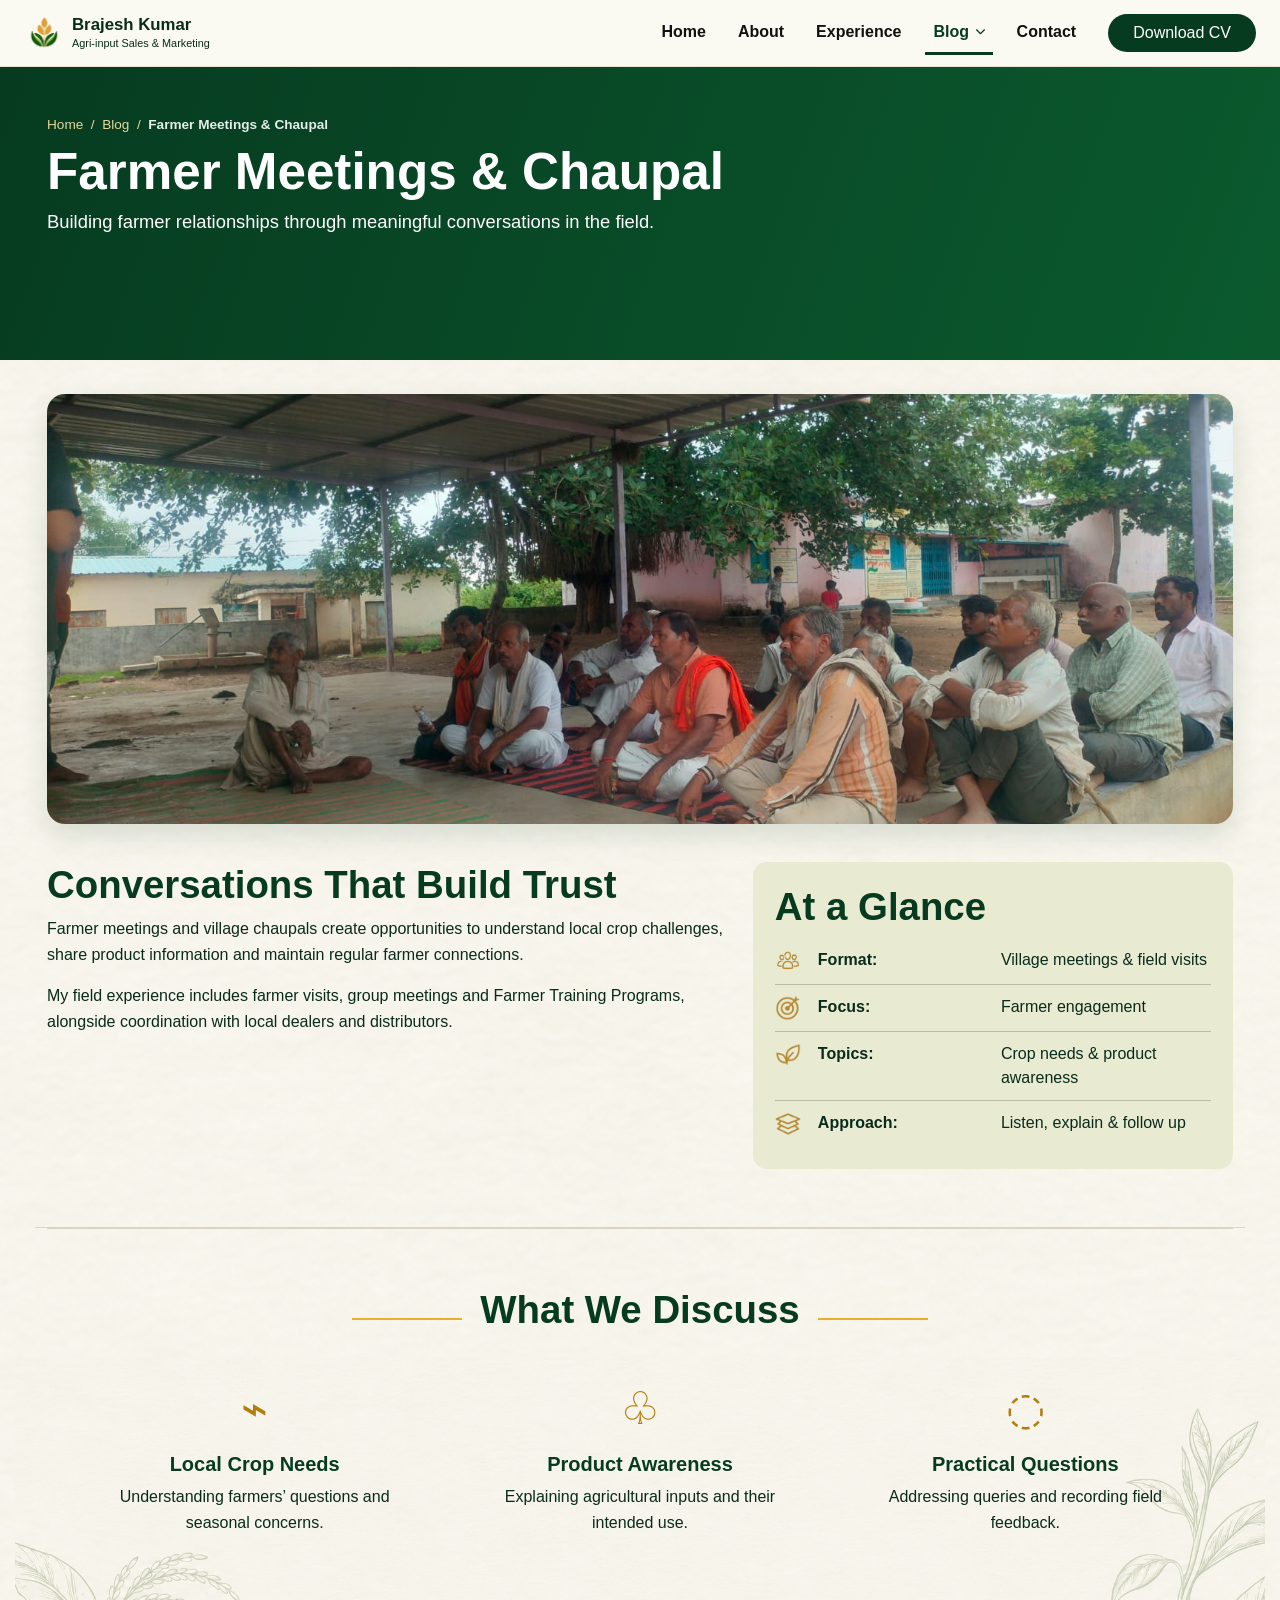
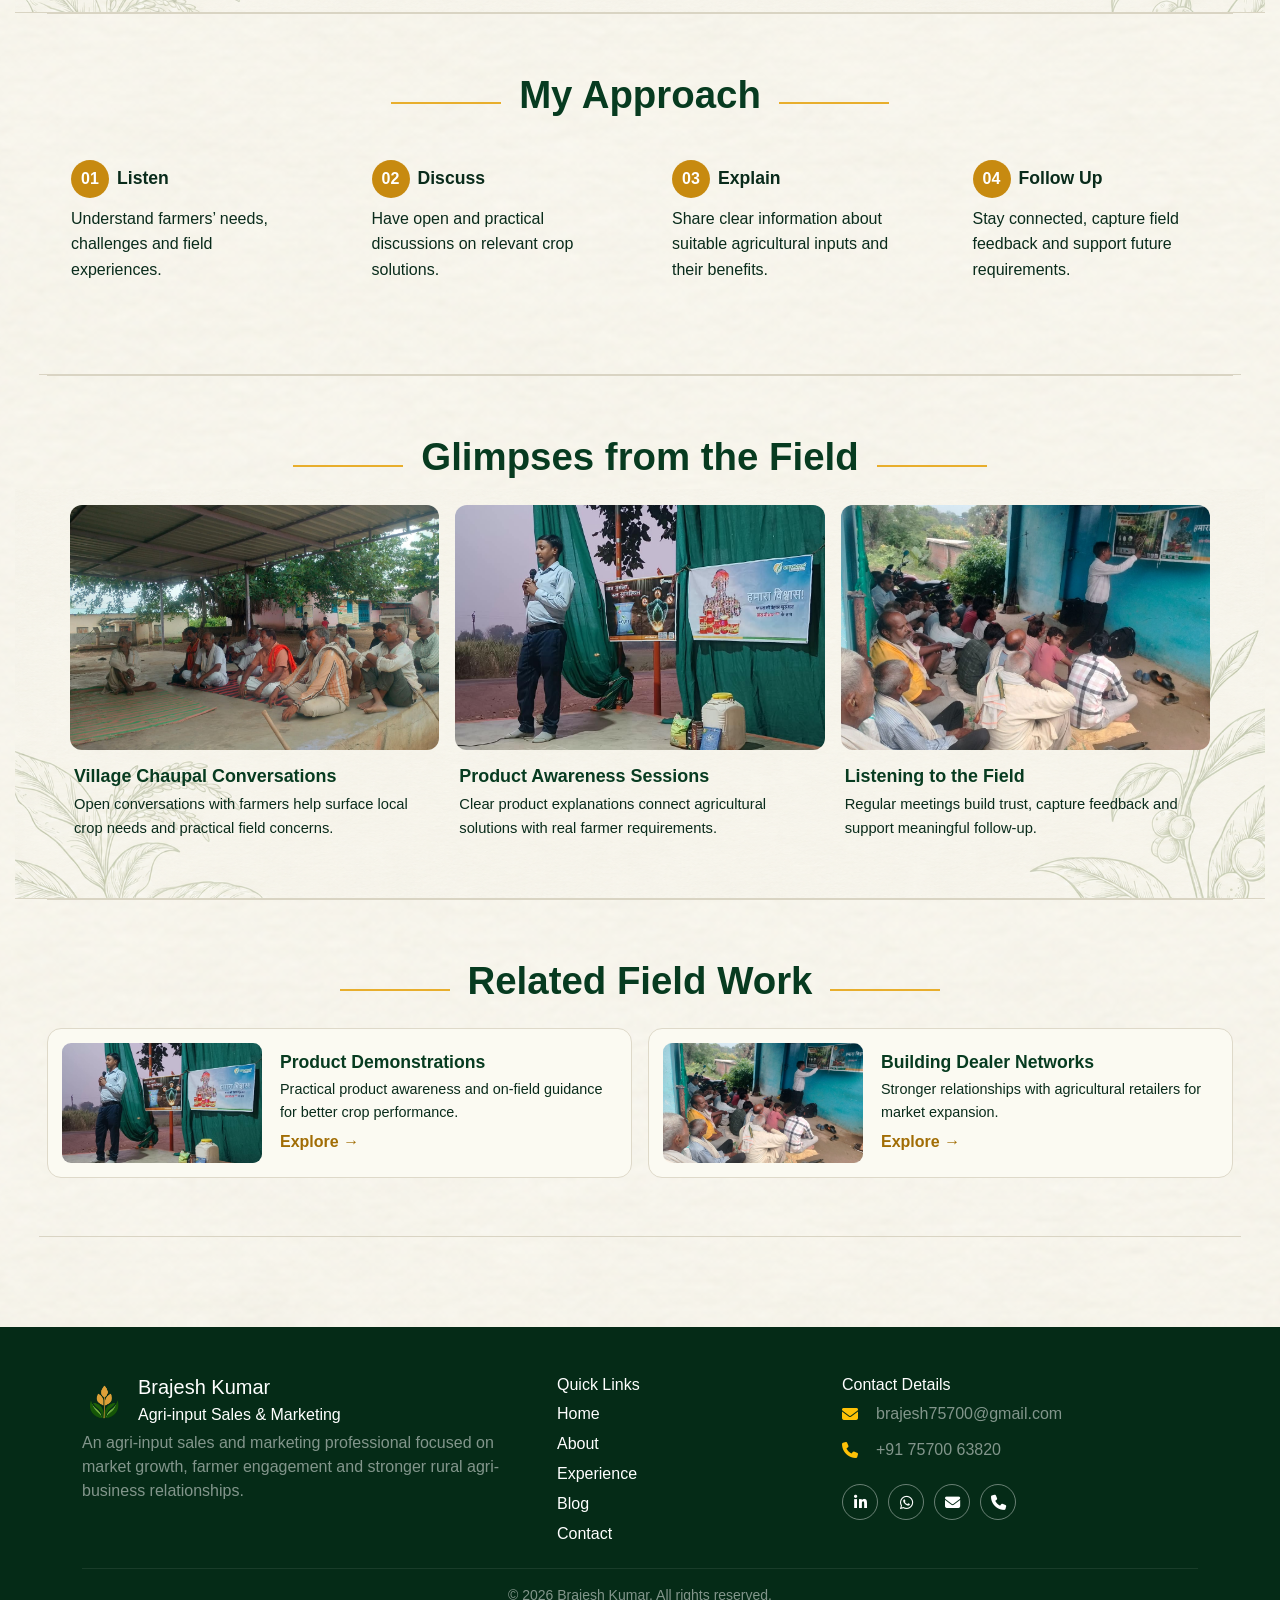
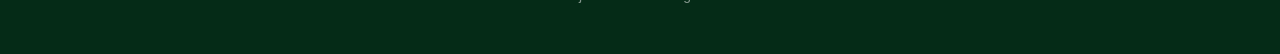
<file: pages/farmer-meetings.html>
<!doctype html>
<html lang="en">
<head>
  <meta charset="utf-8">
  <meta name="viewport" content="width=device-width, initial-scale=1">
  <title>Farmer Meetings &amp; Chaupal | Brajesh Kumar</title>
  <link rel="icon" type="image/svg+xml" href="../assets/images/favicon.svg">
  <link rel="stylesheet" href="https://cdnjs.cloudflare.com/ajax/libs/font-awesome/6.5.1/css/all.min.css">
  <link href="https://cdn.jsdelivr.net/npm/bootstrap@5.3.3/dist/css/bootstrap.min.css" rel="stylesheet">
  <link rel="stylesheet" href="../assets/css/style.css">
  <link rel="stylesheet" href="../assets/css/blog.css">
</head>
<body>
  <div class="site-shell">
        <header class="site-header">
      <nav class="navbar navbar-expand-lg px-3 px-lg-4 py-2">
        <a class="navbar-brand d-flex align-items-center gap-2" href="../index.html#hero">
          <img src="../assets/images/logo.png" alt="Brajesh Kumar logo" class="brand-logo">
          <span><strong>Brajesh Kumar</strong><small>Agri-input Sales &amp; Marketing</small></span>
        </a>
        <button class="navbar-toggler" type="button" data-bs-toggle="collapse" data-bs-target="#mainNavigation"
          aria-controls="mainNavigation" aria-expanded="false" aria-label="Toggle navigation">
          <span class="navbar-toggler-icon"></span>
        </button>
        <div class="collapse navbar-collapse" id="mainNavigation">
          <ul class="navbar-nav ms-auto align-items-lg-center gap-lg-3">
            <li class="nav-item"><a class="nav-link" href="../index.html#hero">Home</a></li>
            <li class="nav-item"><a class="nav-link" href="../about.html">About</a></li>
            <li class="nav-item"><a class="nav-link" href="../experience.html">Experience</a></li>
            <li class="nav-item dropdown">
              <a class="nav-link dropdown-toggle active" href="#" role="button" data-bs-toggle="dropdown" aria-expanded="false">Blog</a>
              <ul class="dropdown-menu">
                <li><a class="dropdown-item active" href="farmer-meetings.html">Farmer Meetings &amp; Chaupal</a></li>
                <li><a class="dropdown-item " href="product-demonstrations.html">Product Demonstrations</a></li>
                <li><a class="dropdown-item " href="dealer-networks.html">Building Dealer Networks</a></li>
              </ul>
            </li>
            <li class="nav-item"><a class="nav-link" href="../contact.html">Contact</a></li>
            <li class="nav-item ms-lg-2 mt-3 mt-lg-0">
              <a class="btn btn-dark-green rounded-pill px-4" href="../assets/images/brajesh-kumar.pdf" download="brajesh-kumar.pdf" target="_blank">Download CV</a>
            </li>
          </ul>
        </div>
      </nav>
    </header>
    <section class="blog-hero"><div class="blog-wrap"><div class="breadcrumbs"><a href="../index.html">Home</a>&nbsp; / &nbsp;<a href="../index.html#insights">Blog</a>&nbsp; / &nbsp;<span>Farmer Meetings &amp; Chaupal</span></div><h1>Farmer Meetings &amp; Chaupal</h1><p>Building farmer relationships through meaningful conversations in the field.</p></div></section>
    <main class="blog-page"><div class="blog-wrap blog-content">
      <img class="blog-hero-image" src="../assets/images/field-image/field-chaupal.jpeg" alt="Original farmer chaupal meeting">
      <div class="row g-4 align-items-start"><div class="col-lg-7"><h2>Conversations That Build Trust</h2><p>Farmer meetings and village chaupals create opportunities to understand local crop challenges, share product information and maintain regular farmer connections.</p><p>My field experience includes farmer visits, group meetings and Farmer Training Programs, alongside coordination with local dealers and distributors.</p></div><div class="col-lg-5"><div class="glance-card"><h2 class="h4">At a Glance</h2><div class="glance-row"><img class="glance-icon" src="../assets/images/icon/glance/format.png" alt=""><strong>Format:</strong><span>Village meetings &amp; field visits</span></div><div class="glance-row"><img class="glance-icon" src="../assets/images/icon/glance/focus.png" alt=""><strong>Focus:</strong><span>Farmer engagement</span></div><div class="glance-row"><img class="glance-icon" src="../assets/images/icon/glance/topics.png" alt=""><strong>Topics:</strong><span>Crop needs &amp; product awareness</span></div><div class="glance-row"><img class="glance-icon" src="../assets/images/icon/glance/approach.png" alt=""><strong>Approach:</strong><span>Listen, explain &amp; follow up</span></div></div></div></div>
      <div class="section-title"><h2>What We Discuss</h2></div><div class="row g-0 mb-4"><div class="col-md-4"><div class="topic-card"><div class="topic-icon">⌁</div><h3>Local Crop Needs</h3><p>Understanding farmers’ questions and seasonal concerns.</p></div></div><div class="col-md-4"><div class="topic-card"><div class="topic-icon">♧</div><h3>Product Awareness</h3><p>Explaining agricultural inputs and their intended use.</p></div></div><div class="col-md-4"><div class="topic-card"><div class="topic-icon">◌</div><h3>Practical Questions</h3><p>Addressing queries and recording field feedback.</p></div></div></div>
      <div class="section-title"><h2>My Approach</h2></div><div class="row g-3 mb-4"><div class="col-md-3"><div class="approach-card"><span class="approach-number">01</span><strong>Listen</strong><p class="mt-2">Understand farmers’ needs, challenges and field experiences.</p></div></div><div class="col-md-3"><div class="approach-card"><span class="approach-number">02</span><strong>Discuss</strong><p class="mt-2">Have open and practical discussions on relevant crop solutions.</p></div></div><div class="col-md-3"><div class="approach-card"><span class="approach-number">03</span><strong>Explain</strong><p class="mt-2">Share clear information about suitable agricultural inputs and their benefits.</p></div></div><div class="col-md-3"><div class="approach-card"><span class="approach-number">04</span><strong>Follow Up</strong><p class="mt-2">Stay connected, capture field feedback and support future requirements.</p></div></div></div>
      <div class="section-title"><h2>Glimpses from the Field</h2></div><div class="row g-3"><div class="col-md-4"><article class="glimpse-card"><img class="glimpse-img" src="../assets/images/field-image/field-chaupal.jpeg" alt="Original farmer chaupal meeting"><div class="glimpse-copy"><h3>Village Chaupal Conversations</h3><p>Open conversations with farmers help surface local crop needs and practical field concerns.</p></div></article></div><div class="col-md-4"><article class="glimpse-card"><img class="glimpse-img" src="../assets/images/field-image/field-product-presentation.jpeg" alt="Original product presentation"><div class="glimpse-copy"><h3>Product Awareness Sessions</h3><p>Clear product explanations connect agricultural solutions with real farmer requirements.</p></div></article></div><div class="col-md-4"><article class="glimpse-card"><img class="glimpse-img" src="../assets/images/field-image/field-indoor-meeting.jpeg" alt="Original farmer meeting"><div class="glimpse-copy"><h3>Listening to the Field</h3><p>Regular meetings build trust, capture feedback and support meaningful follow-up.</p></div></article></div></div>
      <div class="section-title"><h2>Related Field Work</h2></div><div class="row g-3"><div class="col-md-6"><div class="related-card"><img src="../assets/images/field-image/field-product-presentation.jpeg" alt="Product demonstration"><div><h3>Product Demonstrations</h3><p>Practical product awareness and on-field guidance for better crop performance.</p><a href="product-demonstrations.html">Explore →</a></div></div></div><div class="col-md-6"><div class="related-card"><img src="../assets/images/field-image/field-indoor-meeting.jpeg" alt="Building dealer networks"><div><h3>Building Dealer Networks</h3><p>Stronger relationships with agricultural retailers for market expansion.</p><a href="dealer-networks.html">Explore →</a></div></div></div></div>
    </div></main>
        <footer class="site-footer">
      <div class="container py-5">
        <div class="row g-4">
          <div class="col-md-5">
            <div class="footer-brand">
              <img src="../assets/images/logo.png" alt="Brajesh Kumar logo">
              <div>
                <h2>Brajesh Kumar</h2>
                <p>Agri-input Sales &amp; Marketing</p>
              </div>
            </div>
            <p class="text-white-50">An agri-input sales and marketing professional focused on market growth, farmer engagement and stronger rural agri-business relationships.</p>
          </div>
          <div class="col-md-3">
            <h3>Quick Links</h3>
            <a href="../index.html#hero">Home</a>
            <a href="../about.html">About</a>
            <a href="../experience.html">Experience</a>
            <a href="farmer-meetings.html">Blog</a>
            <a href="../contact.html">Contact</a>
          </div>
          <div class="col-md-4">
            <h3>Contact Details</h3>
            <p><i class="fa-solid fa-envelope text-warning me-2"></i> <a href="mailto:brajesh75700@gmail.com" class="text-white-50 text-decoration-none">brajesh75700@gmail.com</a></p>
            <p><i class="fa-solid fa-phone text-warning me-2"></i> <a href="tel:+917570063820" class="text-white-50 text-decoration-none">+91 75700 63820</a></p>
            <div class="social-row mt-3">
              <a href="#" aria-label="LinkedIn" class="linkedin-btn"><i class="fa-brands fa-linkedin-in"></i></a>
              <a href="https://wa.me/917570063820" target="_blank" aria-label="WhatsApp" class="whatsapp-btn"><i class="fa-brands fa-whatsapp"></i></a>
              <a href="mailto:brajesh75700@gmail.com" aria-label="Email" class="email-btn"><i class="fa-solid fa-envelope"></i></a>
              <a href="tel:+917570063820" aria-label="Phone" class="phone-btn"><i class="fa-solid fa-phone"></i></a>
            </div>
          </div>
        </div>
        <hr>
        <p class="text-center text-white-50 small mb-0">© 2026 Brajesh Kumar. All rights reserved.</p>
      </div>
    </footer>
  </div><script src="https://cdn.jsdelivr.net/npm/bootstrap@5.3.3/dist/js/bootstrap.bundle.min.js"></script><script src="../assets/js/includes.js"></script>
</body>
</html>
</file>
<file: assets/css/style.css>
:root {
  --forest: #073b20;
  --deep: #052b17;
  --gold: #e8ae2c;
  --cream: #f8f6ed;
  --ink: #092b1b;
  --line: #d8d4c2;
}

* { box-sizing: border-box; }
html { scroll-behavior: smooth; scroll-padding-top: 75px; }
body { margin: 0; background: var(--deep); color: var(--ink); font-family: Arial, Helvetica, sans-serif; }
.site-shell { max-width: 1400px; margin: 0 auto; background: var(--cream); box-shadow: 0 0 40px #001c0d; }
.site-header { background: #fbfaf2; position: sticky; top: 0; z-index: 10; border-bottom: 1px solid #e8e3d1; }
.brand-logo { width: 40px; height: 40px; object-fit: contain; }
.navbar-brand { color: var(--ink); line-height: 1; }
.navbar-brand strong { display: block; font-size: 1.05rem; }
.navbar-brand small { display: block; font-size: .68rem; margin-top: 4px; }
.navbar-nav .nav-link { color: #111; font-weight: 600; border-bottom: 3px solid transparent; transition: color 0.15s ease, border-color 0.15s ease; }
.navbar-nav .nav-link:hover, .navbar-nav .nav-link.active { color: var(--forest); }
.navbar-nav .nav-link.active { border-bottom-color: var(--forest); }
.navbar-nav .nav-link.dropdown-toggle { display: inline-flex; align-items: center; gap: .35rem; }
.navbar-nav .nav-link.dropdown-toggle::after { border: 0; content: '\f078'; font-family: 'Font Awesome 6 Free'; font-size: .65rem; font-weight: 900; line-height: 1; margin: 1px 0 0; transform: none; }
.dropdown-item:hover { background: #e8ead2; color: var(--forest); }
.dropdown-item.active, .dropdown-item:active { background: var(--forest); color: #fff; }
.btn-dark-green { background: var(--forest); color: #fff; }
.btn-dark-green:hover { background: #0e5830; color: #fff; }
.hero-section { min-height: 535px; background: url('../images/hero-agriculture.png') center/cover no-repeat; position: relative; overflow: hidden; color: #fff; }
.hero-overlay { position: absolute; inset: 0; z-index: 0; background: linear-gradient(90deg, rgba(3,53,28,.97), rgba(3,53,28,.76) 36%, rgba(3,53,28,.06) 75%); }
.hero-section::after { content: ''; position: absolute; z-index: 1; right: 4%; bottom: 0; width: 29%; height: 94%; background: url('../images/brajesh-kumar.png') center bottom/contain no-repeat; pointer-events: none; }
.hero-section > .container { z-index: 2; }
.min-vh-50 { min-height: 535px; }
.hero-copy { padding-top: 0; transform: translateY(-58px); }
.hero-copy h1 { font-size: clamp(2.5rem, 5vw, 4.2rem); line-height: 1.05; margin: 12px 0; }
.hero-role { font-size: 1.2rem; }
.eyebrow { text-transform: uppercase; letter-spacing: .12em; color: #ae7611; font-weight: 700; font-size: .8rem; margin-bottom: 10px; }
.hero-copy .eyebrow { color: #fff; }
.btn-gold { background: var(--gold); border-color: var(--gold); color: #102b1a; font-weight: 700; }
.btn-gold:hover { background: #f2c34a; border-color: #f2c34a; color: #102b1a; }
.stats-strip { margin-top: -36px; position: relative; z-index: 2; }
.stats-card { background: var(--forest); border-radius: 18px; overflow: hidden; box-shadow: 0 8px 20px #04301533; }
.stat-item { display: flex; align-items: center; justify-content: center; gap: 18px; padding: 18px 12px; border-right: 1px solid #f5dda26b; }
.stat-item:last-child { border-right: 0; }
.stat-icon { font-size: 2.25rem; color: var(--gold); }
.stat-item strong, .stat-item small { display: block; }
.stat-item strong { font-size: 1.55rem; }
.stat-item small { font-size: .85rem; }
.section-pad { padding: 80px 0; }
.about-section, .insights-section { background: url('../images/paper-texture.png') center/cover; }
.section-image { width: 100%; height: 330px; object-fit: cover; }
.section-pad h2, .section-heading h2 { font-size: clamp(2rem, 4vw, 3.1rem); color: var(--forest); line-height: 1.08; }
.lead-copy { font-size: 1.05rem; max-width: 620px; }
.education-row { display: flex; gap: 28px; flex-wrap: wrap; padding: 14px 0 18px; border-bottom: 1px solid var(--line); }
.current-role { display: flex; justify-content: space-between; gap: 12px; border-top: 1px solid var(--line); padding-top: 17px; font-weight: 600; font-size: .9rem; }
.current-role a, .insight-card a { color: #a16d05; font-weight: 700; text-decoration: none; }
.centered { text-align: center; }
.expertise-section { background: #fbfaf2; }
.expertise-card { border-right: 1px solid var(--line); height: 100%; padding: 12px 18px; }
.col-lg-3:last-child .expertise-card { border-right: 0; }
.feature-icon { color: #b17d0b; font-size: 3rem; display: block; margin-bottom: 10px; }
.expertise-card .feature-icon { display: flex; align-items: center; justify-content: center; height: 56px; margin-bottom: 14px; }
.expertise-card .feature-icon img { height: 48px; width: 48px; object-fit: contain; filter: drop-shadow(0 2px 5px rgba(161,109,5,0.2)); transition: transform .25s ease; }
.expertise-card:hover .feature-icon img { transform: scale(1.12); }
.expertise-card h3, .insight-card h3 { font-size: 1.15rem; font-weight: 700; }
.expertise-card p, .insight-card p { margin-bottom: 0; }
.insight-card { background: #fff; border: 1px solid #ded9c9; border-radius: 12px; overflow: hidden; height: 100%; box-shadow: 0 4px 12px #073b2010; }
.insight-card img { width: 100%; height: 190px; object-fit: cover; }
.insight-card p { min-height: 48px; }
.connect-section { background: var(--forest); }
.site-footer { background: var(--deep); color: #fff; }
.footer-brand { display: flex; align-items: center; gap: 12px; }
.footer-brand img { width: 44px; height: 44px; object-fit: contain; }
.footer-brand h2 { font-size: 1.25rem; margin: 0; }
.footer-brand p { margin: 4px 0; }
.site-footer h3 { font-size: 1rem; }
.site-footer a { display: block; color: #fff; text-decoration: none; margin: 6px 0; }
.site-footer .col-md-4 p { display: flex; align-items: center; gap: 10px; margin-bottom: 12px; }
.site-footer .col-md-4 p a { display: inline; margin: 0; }
.site-footer hr { border-color: #ffffff55; }
.social-row { display: flex; gap: 10px; }
.social-row a {
  border: 1px solid rgba(255, 255, 255, 0.4);
  border-radius: 50%;
  width: 36px;
  height: 36px;
  display: inline-flex;
  align-items: center;
  justify-content: center;
  color: #fff;
  font-size: 0.95rem;
  transition: all 0.25s ease;
  text-decoration: none;
}
.social-row a:hover {
  transform: translateY(-2px);
  box-shadow: 0 4px 10px rgba(0, 0, 0, 0.3);
}
.social-row a.linkedin-btn:hover { background: #0077b5; border-color: #0077b5; color: #fff; }
.social-row a.whatsapp-btn:hover { background: #25d366; border-color: #25d366; color: #fff; }
.social-row a.email-btn:hover { background: var(--gold); border-color: var(--gold); color: #052b17; }
.social-row a.phone-btn:hover { background: #0e5830; border-color: #0e5830; color: #fff; }
.navbar-toggler { border: 0; padding: 6px 8px; }
.navbar-toggler:focus { box-shadow: none; outline: none; }
.navbar-toggler .navbar-toggler-icon {
  background-image: url("data:image/svg+xml,%3csvg xmlns='http://www.w3.org/2000/svg' viewBox='0 0 30 30'%3e%3cpath stroke='%23073b20' stroke-linecap='round' stroke-miterlimit='10' stroke-width='2.4' d='M4 7h22M4 15h22M4 23h22'/%3e%3c/svg%3e");
  transition: transform 0.25s ease-in-out, background-image 0.15s ease-in-out;
}
.navbar-toggler[aria-expanded="true"] .navbar-toggler-icon {
  background-image: url("data:image/svg+xml,%3csvg xmlns='http://www.w3.org/2000/svg' viewBox='0 0 30 30'%3e%3cpath stroke='%23073b20' stroke-linecap='round' stroke-miterlimit='10' stroke-width='2.6' d='M6 6L24 24M6 24L24 6'/%3e%3c/svg%3e");
  transform: rotate(90deg);
}

/* Universal Breadcrumbs */
.breadcrumbs { font-size: .85rem; color: #e6d79a; margin-bottom: 6px; }
.breadcrumbs a { color: #e6d79a; text-decoration: none; transition: color .2s ease; }
.breadcrumbs a:hover { color: #fff; text-decoration: underline; }
.breadcrumbs span { color: rgba(255, 255, 255, 0.9); font-weight: 600; }

@media (max-width: 991px) {
  .site-shell { margin: 0; }
  .navbar-collapse { padding: 12px 0 18px; }
  .navbar-nav .nav-item { margin-bottom: 6px; }
  .navbar-nav .nav-link {
    display: inline-block;
    width: fit-content;
    padding: 6px 0;
  }
  .navbar-nav .nav-link.dropdown-toggle {
    display: inline-flex;
    align-items: center;
    gap: .4rem;
  }
  .navbar-nav .dropdown-menu {
    border: 1px solid #ded9c9;
    background: #fbfaf2;
    border-radius: 12px;
    margin: 4px 0 10px 0;
    padding: 6px 0;
    box-shadow: 0 4px 16px rgba(7, 59, 32, 0.08);
  }
  .navbar-nav .dropdown-item {
    padding: 8px 18px;
    font-size: 0.95rem;
    color: var(--forest);
    font-weight: 500;
  }
  .navbar-nav .dropdown-item:hover,
  .navbar-nav .dropdown-item:focus {
    background: #e8ead2;
    color: var(--forest);
  }
  .navbar-nav .dropdown-item.active {
    background: var(--forest);
    color: #fff;
  }
  .navbar-nav .btn-dark-green {
    margin-top: 14px;
    display: inline-block;
  }
  .hero-section, .min-vh-50 { min-height: 610px; }
  .hero-overlay { background: linear-gradient(90deg, rgba(3,53,28,.96), rgba(3,53,28,.5)); }
  .hero-copy { transform: none; }
  .stats-strip { margin-top: -20px; }
  .stat-item { border-right: 0; border-bottom: 1px solid #f5dda26b; }
  .stat-item:last-child { border-bottom: 0; }
  .current-role { flex-direction: column; }
  .expertise-card { border-right: 0; border-bottom: 1px solid var(--line); padding-bottom: 22px; }
  .col-lg-3:last-child .expertise-card { border-bottom: 0; }
}

@media (max-width: 767px) {
  .hero-section { min-height: 640px; background-position: 68% center; }
  .hero-section::after { right: -5%; width: 48%; height: 70%; }
  .hero-copy { padding: 24px 8px 0; }
  .hero-copy h1 { font-size: clamp(2.3rem, 10vw, 3.4rem); line-height: 1.04; }
  .hero-role { font-size: 1rem; }
  .stats-strip { margin-top: 0; padding: 8px 0 0; }
  .stats-strip .container { max-width: none; padding-left: 4px; padding-right: 4px; }
  .stats-card { margin: 0 2px; border-radius: 16px; }
  .stats-card .stat-item { flex: 0 0 33.333%; width: 33.333%; min-height: 82px; flex-direction: column; justify-content: center; gap: 4px; padding: 9px 3px; text-align: center; border-right: 1px solid #f5dda26b; border-bottom: 0; }
  .stats-card .stat-item:last-child { border-right: 0; }
  .stat-icon { font-size: 1.45rem; line-height: 1; }
  .stat-item strong { font-size: .82rem; line-height: 1.1; white-space: nowrap; }
  .stat-item small { min-height: 22px; display: flex; align-items: flex-start; justify-content: center; font-size: .54rem; line-height: 1.05; max-width: 100%; }
  .about-section { padding-top: 28px; }
}
</file>
<file: assets/css/about.css>
.about-page{background:url('../images/about/paper-texture.png') center/cover}.about-hero{background:linear-gradient(110deg,#063b20,#0b5a2e);color:#fff;padding:32px 0 38px}.about-hero h1{font-size:clamp(2.2rem,3.8vw,3.6rem);font-weight:800;margin:.35rem 0 .5rem;letter-spacing:-0.02em}.about-hero p{font-size:1.15rem;margin:0;opacity:.92}.about-wrap{max-width:1250px;margin:0 auto;padding:20px 32px 70px}.breadcrumbs{font-size:.85rem;color:#e6d79a;margin-bottom:6px}.breadcrumbs a{color:#e6d79a;text-decoration:none}.breadcrumbs a:hover{text-decoration:underline;color:#fff}.breadcrumbs span{color:rgba(255,255,255,.9);font-weight:600}.about-main{padding-top:22px}.about-profile{width:100%;height:440px;object-fit:cover;object-position:76% center;border-radius:14px}.about-page h2{color:var(--forest);font-size:clamp(2rem,3vw,3rem)}.about-page h3{color:var(--forest);font-size:1.15rem}.about-label{color:#9b6e08;text-transform:uppercase;letter-spacing:.14em;font-weight:700;font-size:.8rem}.about-copy{font-size:1.05rem;line-height:1.55}.about-meta,.role-strip{background:#e8ead2;border-radius:12px;padding:14px 18px}.about-meta{display:flex;gap:24px;flex-wrap:wrap;font-size:.95rem}.role-strip{display:flex;justify-content:space-around;gap:16px;align-items:center;margin:28px 0}.role-strip strong{font-size:1.1rem}.education-card{height:100%;border:1px solid #ded9c9;border-radius:12px;padding:18px;background:#fbfaf2;display:flex;gap:16px;align-items:center}.edu-icon{display:grid;place-items:center;border-radius:50%;background:#f6e9bf;color:#b17d0b;width:54px;height:54px;font-size:1.7rem;flex:0 0 auto}.expertise-list{display:grid;grid-template-columns:1fr 1fr;gap:0 40px}.expertise-row{display:flex;gap:18px;align-items:center;padding:16px 0;border-bottom:1px solid var(--line);transition:transform .2s ease}.expertise-row:hover{transform:translateX(3px)}.expertise-row .feature-icon{width:48px;height:48px;min-width:48px;flex:0 0 48px;display:flex;align-items:center;justify-content:center;margin:0}.expertise-row .feature-icon img{width:100%;height:100%;object-fit:contain;filter:drop-shadow(0 2px 5px rgba(161,109,5,0.2));transition:transform .2s ease}.expertise-row:hover .feature-icon img{transform:scale(1.1)}.expertise-row h3{font-size:1.15rem;font-weight:700;color:var(--forest);margin:0 0 4px}.expertise-row p{font-size:.95rem;color:#495057}.principle-row{display:grid;grid-template-columns:50px 1fr;gap:12px;padding:13px 0;border-bottom:1px solid var(--line)}.principle-number{display:grid;place-items:center;background:#f6e9bf;color:#a16d05;border-radius:50%;width:40px;height:40px;font-weight:700}.about-fieldwork{width:100%;height:250px;object-fit:cover;border-radius:14px}.journey-strip{background:#f2edda;border-radius:12px;padding:18px 24px;display:flex;justify-content:space-between;gap:18px;align-items:center;margin-top:30px}.journey-strip h2{font-size:1.5rem;margin:0}
.award-card{height:100%;border:1px solid #ded9c9;border-radius:14px;padding:22px;background:#fbfaf2;display:flex;gap:18px;align-items:flex-start;box-shadow:0 4px 14px rgba(7,59,32,0.05);transition:transform .2s ease,box-shadow .2s ease}
.award-card:hover{transform:translateY(-3px);box-shadow:0 8px 20px rgba(7,59,32,0.1);border-color:#c9bea0}
.award-icon-box{width:52px;height:52px;border-radius:12px;background:#f6e9bf;color:#a16d05;font-size:1.6rem;display:grid;place-items:center;flex:0 0 auto}
.award-content{flex:1}
.award-badge{background:#e8ead2;color:#073b20;font-size:.74rem;font-weight:700;text-transform:uppercase;letter-spacing:.05em;padding:3px 9px;border-radius:20px}
.award-year{font-size:.82rem;font-weight:700;color:#a16d05;background:#fff;border:1px solid #e0dcce;padding:2px 8px;border-radius:12px}
.award-content h3{font-size:1.15rem;font-weight:700;color:var(--forest);margin:6px 0 2px}
.award-org{font-size:.88rem;font-weight:600;color:#6b7280;margin-bottom:8px}
.award-content p{font-size:.92rem;line-height:1.5;color:#444}
.award-photo-card{background:#fff;border:1px solid #ded9c9;border-radius:14px;overflow:hidden;box-shadow:0 4px 14px rgba(7,59,32,0.06);height:100%;transition:transform .25s ease,box-shadow .25s ease;display:flex;flex-direction:column}
.award-photo-card:hover{transform:translateY(-4px);box-shadow:0 10px 24px rgba(7,59,32,0.12);border-color:#c4b693}
.award-photo-wrap{position:relative;width:100%;height:190px;overflow:hidden;background:#f1ede1}
.award-photo-img{width:100%;height:100%;object-fit:cover;transition:transform .4s ease}
.award-photo-card:hover .award-photo-img{transform:scale(1.05)}
.award-photo-badge{position:absolute;top:10px;right:10px;background:rgba(7,59,32,0.9);backdrop-filter:blur(4px);color:var(--gold);font-size:.74rem;font-weight:700;padding:3px 10px;border-radius:20px;border:1px solid rgba(232,174,44,0.4)}
.award-photo-body{padding:14px 16px;flex-grow:1;display:flex;flex-direction:column}
.award-photo-body h4{font-size:1.02rem;color:var(--forest);font-weight:700;margin:0 0 3px}
.award-photo-subtitle{font-size:.8rem;font-weight:700;color:#a16d05;margin-bottom:6px;text-transform:uppercase;letter-spacing:.04em}
.award-photo-desc{font-size:.86rem;color:#555;line-height:1.45;margin:0}
@media(max-width:576px){.award-card{flex-direction:column;padding:18px}.award-photo-wrap{height:210px}}
@media(max-width:767px){.about-wrap{padding-left:16px;padding-right:16px}.about-profile{height:330px}.role-strip,.journey-strip{flex-direction:column;align-items:flex-start}.expertise-list{grid-template-columns:1fr}}
</file>
<file: assets/css/contact.css>
.contact-page {
  background: url('../images/paper-texture.png') center/cover;
}

.contact-hero {
  background: linear-gradient(110deg, #063b20, #0b5a2e);
  color: #fff;
  padding: 26px 0 32px;
}

.contact-hero h1 {
  font-size: clamp(2.2rem, 4vw, 3.8rem);
  font-weight: 700;
  margin: 0.35rem 0;
  line-height: 1.1;
}

.contact-hero p {
  font-size: 1.15rem;
  margin: 0;
  opacity: 0.92;
}

.contact-hero .breadcrumbs {
  font-size: .85rem;
  color: #e6d79a;
  margin-bottom: 6px;
}

.contact-hero .breadcrumbs a {
  color: #e6d79a;
  text-decoration: none;
}

.contact-hero .breadcrumbs a:hover {
  color: inherit;
  text-decoration: underline;
}

.contact-wrap {
  max-width: 1250px;
  margin: 0 auto;
  padding: 30px 32px 70px;
}

/* Info Cards on the Left */
.contact-info-panel {
  display: flex;
  flex-direction: column;
  gap: 20px;
}

.contact-card {
  background: #fff;
  border: 1px solid #ded9c9;
  border-radius: 14px;
  padding: 22px 24px;
  box-shadow: 0 4px 14px rgba(7, 59, 32, 0.06);
  display: flex;
  align-items: flex-start;
  gap: 16px;
  transition: transform 0.2s ease, box-shadow 0.2s ease;
}

.contact-card:hover {
  transform: translateY(-2px);
  box-shadow: 0 8px 20px rgba(7, 59, 32, 0.1);
}

.contact-icon-box {
  width: 50px;
  height: 50px;
  border-radius: 12px;
  background: #f6e9bf;
  color: #a16d05;
  font-size: 1.5rem;
  display: flex;
  align-items: center;
  justify-content: center;
  flex-shrink: 0;
}

.contact-card-content h3 {
  font-size: 1.15rem;
  color: var(--forest);
  font-weight: 700;
  margin: 0 0 4px;
}

.contact-card-content p {
  margin: 0 0 6px;
  color: #555;
  font-size: 0.92rem;
}

.contact-card-content a {
  color: #102b1a;
  font-weight: 700;
  text-decoration: none;
  font-size: 1.05rem;
  word-break: break-all;
}

.contact-card-content a:hover {
  color: #b17d0b;
  text-decoration: underline;
}

/* Availability & Location Card */
.availability-card {
  background: #e8ead2;
  border-radius: 14px;
  padding: 22px 24px;
  border: 1px solid #d4d7be;
}

.availability-card h4 {
  font-size: 1.1rem;
  color: var(--forest);
  font-weight: 700;
  margin-bottom: 8px;
}

.availability-card p {
  font-size: 0.92rem;
  line-height: 1.55;
  color: #2b3323;
  margin-bottom: 12px;
}

.status-indicator {
  display: inline-flex;
  align-items: center;
  gap: 8px;
  background: #fff;
  padding: 4px 12px;
  border-radius: 20px;
  font-size: 0.82rem;
  font-weight: 600;
  color: #0f5132;
}

.status-dot {
  width: 9px;
  height: 9px;
  background: #198754;
  border-radius: 50%;
  box-shadow: 0 0 0 3px rgba(25, 135, 84, 0.25);
  animation: pulse 2s infinite;
}

@keyframes pulse {
  0% { box-shadow: 0 0 0 0 rgba(25, 135, 84, 0.5); }
  70% { box-shadow: 0 0 0 6px rgba(25, 135, 84, 0); }
  100% { box-shadow: 0 0 0 0 rgba(25, 135, 84, 0); }
}

/* Contact Form on the Right */
.contact-form-panel {
  background: #fff;
  border: 1px solid #ded9c9;
  border-radius: 16px;
  padding: 32px 36px;
  box-shadow: 0 6px 20px rgba(7, 59, 32, 0.07);
}

.contact-form-panel h2 {
  font-size: 1.8rem;
  color: var(--forest);
  font-weight: 700;
  margin-bottom: 8px;
}

.contact-form-panel p.lead-text {
  color: #666;
  font-size: 0.96rem;
  margin-bottom: 24px;
}

.form-label {
  font-weight: 600;
  font-size: 0.9rem;
  color: var(--ink);
  margin-bottom: 6px;
}

.form-control, .form-select {
  border: 1px solid #d4cfbe;
  border-radius: 8px;
  padding: 10px 14px;
  font-size: 0.95rem;
  background-color: #fcfbf7;
  transition: border-color 0.2s ease, box-shadow 0.2s ease;
}

.form-control:focus, .form-select:focus {
  border-color: var(--forest);
  box-shadow: 0 0 0 3px rgba(7, 59, 32, 0.15);
  background-color: #fff;
}

.contact-form-panel textarea.form-control {
  min-height: 120px;
  resize: vertical;
}

.form-status-alert {
  display: none;
  border-radius: 8px;
  padding: 12px 16px;
  margin-bottom: 20px;
  font-size: 0.92rem;
}

/* Quick Action Strip */
.quick-connect-banner {
  background: linear-gradient(110deg, var(--forest), var(--deep));
  color: #fff;
  border-radius: 16px;
  padding: 28px 32px;
  margin-top: 40px;
  display: flex;
  align-items: center;
  justify-content: space-between;
  gap: 20px;
  flex-wrap: wrap;
}

.quick-connect-banner h3 {
  font-size: 1.45rem;
  font-weight: 700;
  margin-bottom: 4px;
}

.quick-connect-banner p {
  margin: 0;
  color: rgba(255, 255, 255, 0.85);
  font-size: 0.95rem;
}

@media (max-width: 767px) {
  .contact-wrap {
    padding-left: 16px;
    padding-right: 16px;
  }
  .contact-form-panel {
    padding: 22px 20px;
    margin-top: 24px;
  }
  .quick-connect-banner {
    flex-direction: column;
    align-items: flex-start;
    padding: 22px 20px;
  }
}
</file>
<file: assets/css/experience.css>
.exp-page {
  background: url('../images/paper-texture.png') center/cover;
}

.exp-hero {
  background: linear-gradient(110deg, #063b20, #0b5a2e);
  color: #fff;
  padding: 26px 0 32px;
}

.exp-hero h1 {
  font-size: clamp(2.2rem, 4vw, 3.8rem);
  font-weight: 700;
  margin: 0.35rem 0;
  line-height: 1.1;
}

.exp-hero p {
  font-size: 1.15rem;
  margin: 0;
  opacity: 0.92;
}

.breadcrumbs {
  font-size: 0.85rem;
  color: #e6d79a;
  margin-bottom: 6px;
}

.breadcrumbs a {
  color: #e6d79a;
  text-decoration: none;
}

.breadcrumbs a:hover {
  text-decoration: underline;
}

.exp-wrap {
  max-width: 1250px;
  margin: 0 auto;
  padding: 20px 32px 70px;
}

/* Stats Metric Strip */
.exp-stats-strip {
  margin-top: -30px;
  margin-bottom: 40px;
  position: relative;
  z-index: 2;
}

.exp-stats-grid {
  display: grid;
  grid-template-columns: repeat(4, 1fr);
  gap: 16px;
}

.exp-stat-card {
  background: #fff;
  border: 1px solid #dcd7c5;
  border-radius: 14px;
  padding: 18px 20px;
  box-shadow: 0 4px 15px rgba(7, 59, 32, 0.08);
  display: flex;
  align-items: center;
  gap: 14px;
}

.exp-stat-icon {
  width: 48px;
  height: 48px;
  border-radius: 12px;
  background: #f6e9bf;
  color: #a16d05;
  font-size: 1.5rem;
  display: flex;
  align-items: center;
  justify-content: center;
  flex-shrink: 0;
}

.exp-stat-info strong {
  display: block;
  font-size: 1.35rem;
  color: var(--forest);
  line-height: 1.1;
}

.exp-stat-info small {
  display: block;
  font-size: 0.82rem;
  color: #555;
  margin-top: 3px;
}

/* Timeline Layout */
.timeline-section-title {
  text-align: center;
  margin-bottom: 35px;
}

.timeline-section-title h2 {
  font-size: clamp(1.8rem, 3vw, 2.5rem);
  color: var(--forest);
  font-weight: 700;
  margin-bottom: 8px;
}

.timeline-section-title p {
  color: #666;
  max-width: 650px;
  margin: 0 auto;
}

.timeline-container {
  position: relative;
  max-width: 1000px;
  margin: 0 auto 50px;
  padding: 10px 0;
}

.timeline-container::before {
  content: '';
  position: absolute;
  top: 15px;
  bottom: 15px;
  left: 32px;
  width: 3px;
  background: linear-gradient(180deg, var(--gold), var(--forest) 70%, #d8d4c2);
  border-radius: 3px;
}

.timeline-item {
  position: relative;
  padding-left: 75px;
  margin-bottom: 38px;
}

.timeline-item:last-child {
  margin-bottom: 0;
}

.timeline-marker {
  position: absolute;
  left: 14px;
  top: 0;
  width: 38px;
  height: 38px;
  border-radius: 50%;
  background: #fff;
  border: 3px solid var(--forest);
  box-shadow: 0 0 0 4px #eef3eb;
  display: flex;
  align-items: center;
  justify-content: center;
  font-size: 1.05rem;
  z-index: 2;
}

.timeline-marker.active-marker {
  background: var(--gold);
  border-color: var(--forest);
}

.timeline-card {
  background: #fff;
  border: 1px solid #ded9c9;
  border-radius: 16px;
  padding: 24px 28px;
  box-shadow: 0 6px 18px rgba(7, 59, 32, 0.06);
  transition: transform 0.2s ease, box-shadow 0.2s ease;
}

.timeline-card:hover {
  transform: translateY(-2px);
  box-shadow: 0 10px 24px rgba(7, 59, 32, 0.1);
}

.timeline-header {
  display: flex;
  justify-content: space-between;
  align-items: flex-start;
  flex-wrap: wrap;
  gap: 10px;
  margin-bottom: 14px;
  padding-bottom: 12px;
  border-bottom: 1px solid #ece7d5;
}

.timeline-title h3 {
  font-size: 1.3rem;
  color: var(--forest);
  font-weight: 700;
  margin: 0 0 4px;
}

.timeline-company {
  font-size: 1.05rem;
  font-weight: 600;
  color: #333;
  display: flex;
  align-items: center;
  gap: 8px;
  flex-wrap: wrap;
}

.timeline-badge {
  display: inline-block;
  background: #e8ead2;
  color: #052b17;
  font-size: 0.76rem;
  font-weight: 700;
  padding: 3px 10px;
  border-radius: 20px;
  text-transform: uppercase;
  letter-spacing: 0.05em;
}

.timeline-badge.badge-current {
  background: #d1e7dd;
  color: #0f5132;
}

.timeline-badge.badge-edu {
  background: #f6e9bf;
  color: #8c5d00;
}

.timeline-date {
  font-size: 0.88rem;
  font-weight: 700;
  color: #a16d05;
  background: #fbfaf2;
  border: 1px solid #e8e1cd;
  padding: 4px 14px;
  border-radius: 20px;
  display: inline-flex;
  align-items: center;
  gap: 6px;
}

.timeline-location {
  font-size: 0.88rem;
  color: #666;
  margin-bottom: 14px;
  display: flex;
  align-items: center;
  gap: 6px;
}

.timeline-body p {
  font-size: 0.98rem;
  line-height: 1.6;
  color: #333;
  margin-bottom: 12px;
}

.timeline-bullets {
  padding-left: 20px;
  margin-bottom: 16px;
}

.timeline-bullets li {
  font-size: 0.94rem;
  line-height: 1.55;
  color: #444;
  margin-bottom: 8px;
}

.timeline-bullets li strong {
  color: #111;
}

.timeline-tags {
  display: flex;
  flex-wrap: wrap;
  gap: 8px;
  margin-top: 14px;
  padding-top: 12px;
  border-top: 1px dashed #e2ddcb;
}

.timeline-tag {
  background: #f6f5ee;
  border: 1px solid #e0dcce;
  color: #3f4738;
  font-size: 0.82rem;
  padding: 3px 10px;
  border-radius: 6px;
  font-weight: 500;
}

/* Bottom CTA Strip */
.exp-cta-strip {
  background: linear-gradient(110deg, var(--forest), var(--deep));
  color: #fff;
  border-radius: 16px;
  padding: 32px 36px;
  margin-top: 20px;
  display: flex;
  align-items: center;
  justify-content: space-between;
  gap: 20px;
  flex-wrap: wrap;
}

.exp-cta-strip h3 {
  font-size: 1.6rem;
  font-weight: 700;
  margin-bottom: 6px;
}

.exp-cta-strip p {
  margin: 0;
  color: rgba(255, 255, 255, 0.85);
  font-size: 1rem;
}

@media (max-width: 991px) {
  .exp-stats-grid {
    grid-template-columns: repeat(2, 1fr);
  }
}

@media (max-width: 767px) {
  .exp-wrap {
    padding-left: 16px;
    padding-right: 16px;
  }
  .exp-stats-strip {
    margin-top: 10px;
  }
  .exp-stats-grid {
    grid-template-columns: 1fr;
  }
  .timeline-container::before {
    left: 18px;
  }
  .timeline-marker {
    left: 2px;
    width: 32px;
    height: 32px;
    font-size: 0.9rem;
  }
  .timeline-item {
    padding-left: 50px;
  }
  .timeline-card {
    padding: 18px 20px;
  }
  .timeline-header {
    flex-direction: column;
    align-items: flex-start;
  }
  .exp-cta-strip {
    flex-direction: column;
    align-items: flex-start;
    padding: 24px;
  }
}
</file>
<file: assets/css/blog.css>
.blog-page {
  background: url('../images/paper-texture.png') center/cover;
  overflow-x: hidden;
}

.blog-hero {
  background: linear-gradient(110deg, #063b20, #0b5a2e);
  color: #fff;
  padding: 26px 0 34px;
}

.blog-hero h1 { font-size: clamp(2.2rem, 4vw, 4rem); margin: .35rem 0; font-weight: 700; }
.blog-hero p { font-size: 1.15rem; margin: 0; }
.breadcrumbs { font-size: .85rem; color: #e6d79a; margin-bottom: 6px; }
.breadcrumbs a { color: #e6d79a; text-decoration: none; }
.breadcrumbs a:hover { text-decoration: underline; color: inherit; }
.blog-wrap { max-width: 1250px; margin: 0 auto; padding: 22px 32px 90px; }
.blog-content { padding-top: 34px; }

.blog-hero-image {
  width: 100%;
  height: 430px;
  object-fit: cover;
  border-radius: 18px;
  display: block;
  box-shadow: 0 12px 28px #073b2020;
}

.caption { text-align: center; font-size: .8rem; font-style: italic; margin: 9px 0 26px; color: #536056; }
.blog-content h2, .blog-content h3 { color: var(--forest); font-weight: 700; }
.blog-content h2 { font-size: clamp(1.8rem, 3vw, 2.5rem); }
.blog-content h3 { font-size: 1.25rem; }
.blog-content p { font-size: 1rem; line-height: 1.6; }

.blog-content > .row:first-of-type {
  background: #fffdf5;
  border: 1px solid #e1dccb;
  border-radius: 18px;
  padding: 34px;
  box-shadow: 0 8px 20px #073b2010;
  margin-bottom: 52px;
}

.glance-card { background: #e8ead2; border-radius: 14px; padding: 22px; height: 100%; }
.glance-row { display: grid; grid-template-columns: 35px 1fr 1.2fr; gap: 8px; padding: 10px 0; border-bottom: 1px solid #b9bea2; }
.glance-icon { width: 26px; height: 26px; object-fit: contain; }
.glance-row:last-child { border-bottom: 0; }

.section-title { text-align: center; margin: 0 0 24px; padding-top: 42px; border-top: 1px solid #d9d4c3; }
.section-title h2 { display: inline-block; margin: 0 18px; }
.section-title:before, .section-title:after { content: ''; display: inline-block; vertical-align: middle; width: 110px; border-top: 2px solid var(--gold); }

.section-title + .row {
  background: rgba(255, 253, 245, .82);
  border: 1px solid #e1dccb;
  border-radius: 18px;
  padding: 26px;
  box-shadow: 0 8px 20px #073b2010;
  margin-bottom: 44px !important;
}

.topic-card { text-align: center; padding: 18px 28px; border-right: 1px solid var(--line); height: 100%; }
.topic-card:last-child { border-right: 0; }
.topic-icon { font-size: 2.8rem; color: #b17d0b; margin-bottom: 10px; }
.topic-card p { margin-bottom: 0; }

.approach-card { height: 100%; min-height: 175px; border: 1px solid #ded9c9; border-radius: 14px; padding: 20px; background: #fbfaf2; }
.approach-number { display: inline-grid; place-items: center; width: 38px; height: 38px; border-radius: 50%; background: #c78a10; color: #fff; font-weight: 700; margin-right: 8px; }
.approach-card strong { font-size: 1.1rem; }

.glimpse-img { height: 245px; width: 100%; object-fit: cover; border-radius: 12px; }
.glimpse-card { height: 100%; overflow: hidden; border: 1px solid #ded9c9; border-radius: 14px; background: #fbfaf2; }
.glimpse-copy { padding: 16px 18px 18px; }
.glimpse-copy h3 { font-size: 1.12rem; margin-bottom: 6px; }
.glimpse-copy p { font-size: .92rem; margin-bottom: 0; }
.related-card { display: flex; align-items: center; gap: 18px; border: 1px solid #ded9c9; border-radius: 14px; padding: 14px; background: #fbfaf2; height: 100%; }
.related-card img { width: 200px; height: 120px; object-fit: cover; border-radius: 9px; flex: 0 0 auto; }
.related-card h3 { font-size: 1.1rem; margin-bottom: 5px; }
.related-card p { font-size: .9rem; margin-bottom: 6px; }
.related-card a { color: #a16d05; font-weight: 700; text-decoration: none; }

/* Home-page style sections: spacious, separated, without small card boxes. */
.blog-content > .row:first-of-type {
  background: transparent;
  border: 0;
  border-radius: 0;
  box-shadow: none;
  padding: 38px 0 58px;
  margin-bottom: 0;
  border-bottom: 1px solid #d9d4c3;
}
.section-title { margin-top: 0; padding-top: 58px; }
.section-title + .row {
  background: transparent;
  border: 0;
  border-radius: 0;
  box-shadow: none;
  padding: 0 0 58px;
  margin-bottom: 0 !important;
  border-bottom: 1px solid #d9d4c3;
}
.topic-card { padding: 18px 34px; }
.approach-card { min-height: 0; border: 0; border-right: 1px solid var(--line); border-radius: 0; padding: 18px 24px; background: transparent; }
.approach-card:last-child { border-right: 0; }
.glimpse-card { border: 0; border-radius: 0; background: transparent; }
.glimpse-copy { padding: 16px 4px 0; }
.related-card { border: 0; border-radius: 0; padding: 0; background: transparent; }
.blog-content > .section-title:nth-of-type(2) + .row,
.blog-content > .section-title:nth-of-type(6) + .row {
  background: url('../images/paper-texture.png') center/cover;
  width: calc(100% + 64px);
  margin-left: -32px;
  border-radius: 0;
  padding-left: max(16px, calc((100vw - 1250px) / 2 + 32px)) !important;
  padding-right: max(16px, calc((100vw - 1250px) / 2 + 32px)) !important;
  background-repeat: repeat;
}
.related-card { display: flex; align-items: center; gap: 18px; border: 1px solid #ded9c9; border-radius: 14px; padding: 14px; background: #fbfaf2; height: 100%; }

@media (max-width: 767px) {
  .approach-card { border-right: 0; border-bottom: 1px solid var(--line); padding: 18px 0; }
  .approach-card:last-child { border-bottom: 0; }
  .topic-card { padding-left: 8px; padding-right: 8px; }
}

@media (max-width: 767px) {
  .blog-wrap { padding-left: 16px; padding-right: 16px; }
  .blog-hero-image { height: 260px; }
  .blog-content > .row:first-of-type { padding: 22px; }
  .section-title:before, .section-title:after { width: 32px; }
  .section-title h2 { margin: 0 8px; }
  .topic-card { border-right: 0; border-bottom: 1px solid var(--line); padding-bottom: 22px; }
  .topic-card:last-child { border-bottom: 0; }
  .glimpse-img { height: 220px; }
  .related-card { display: block; }
  .related-card img { width: 100%; height: 170px; margin-bottom: 12px; }
  .blog-content > .section-title:nth-of-type(2) + .row,
  .blog-content > .section-title:nth-of-type(6) + .row { width: calc(100% + 32px); margin-left: -16px; }
}
</file>
